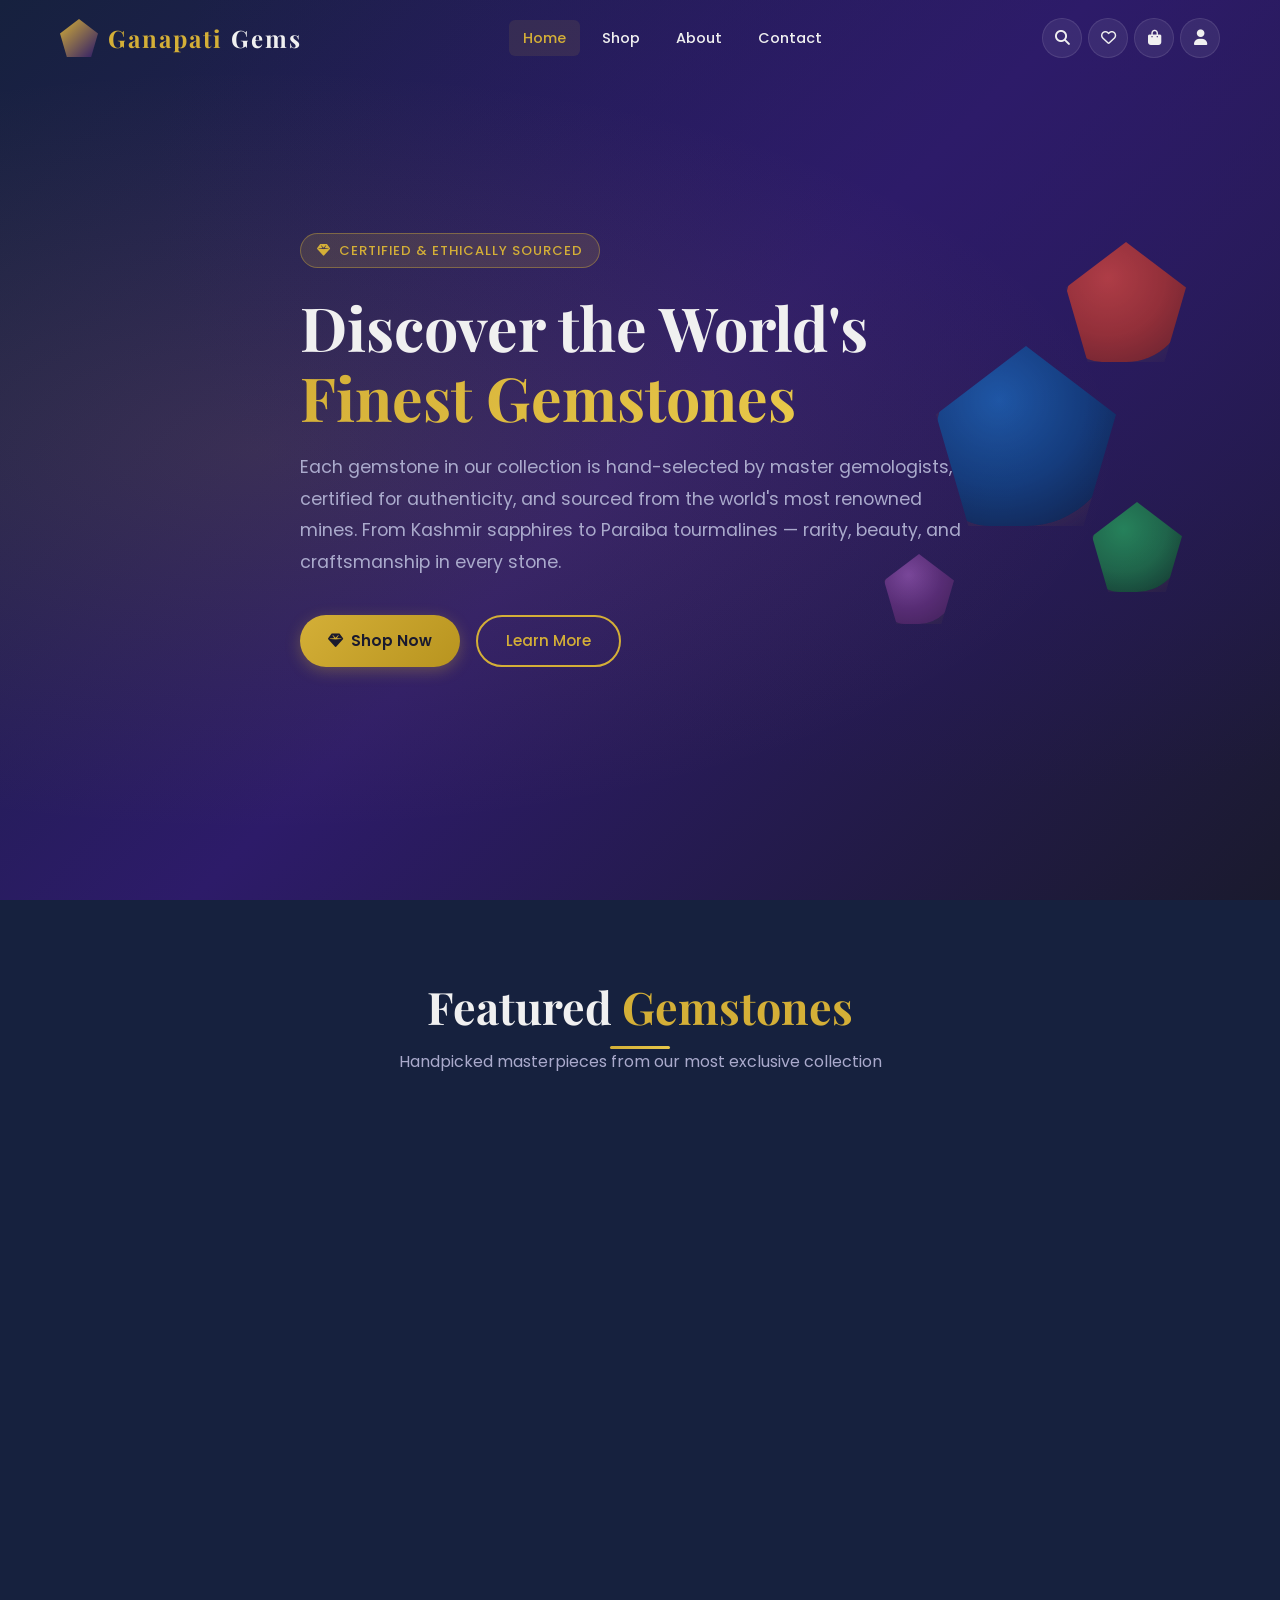
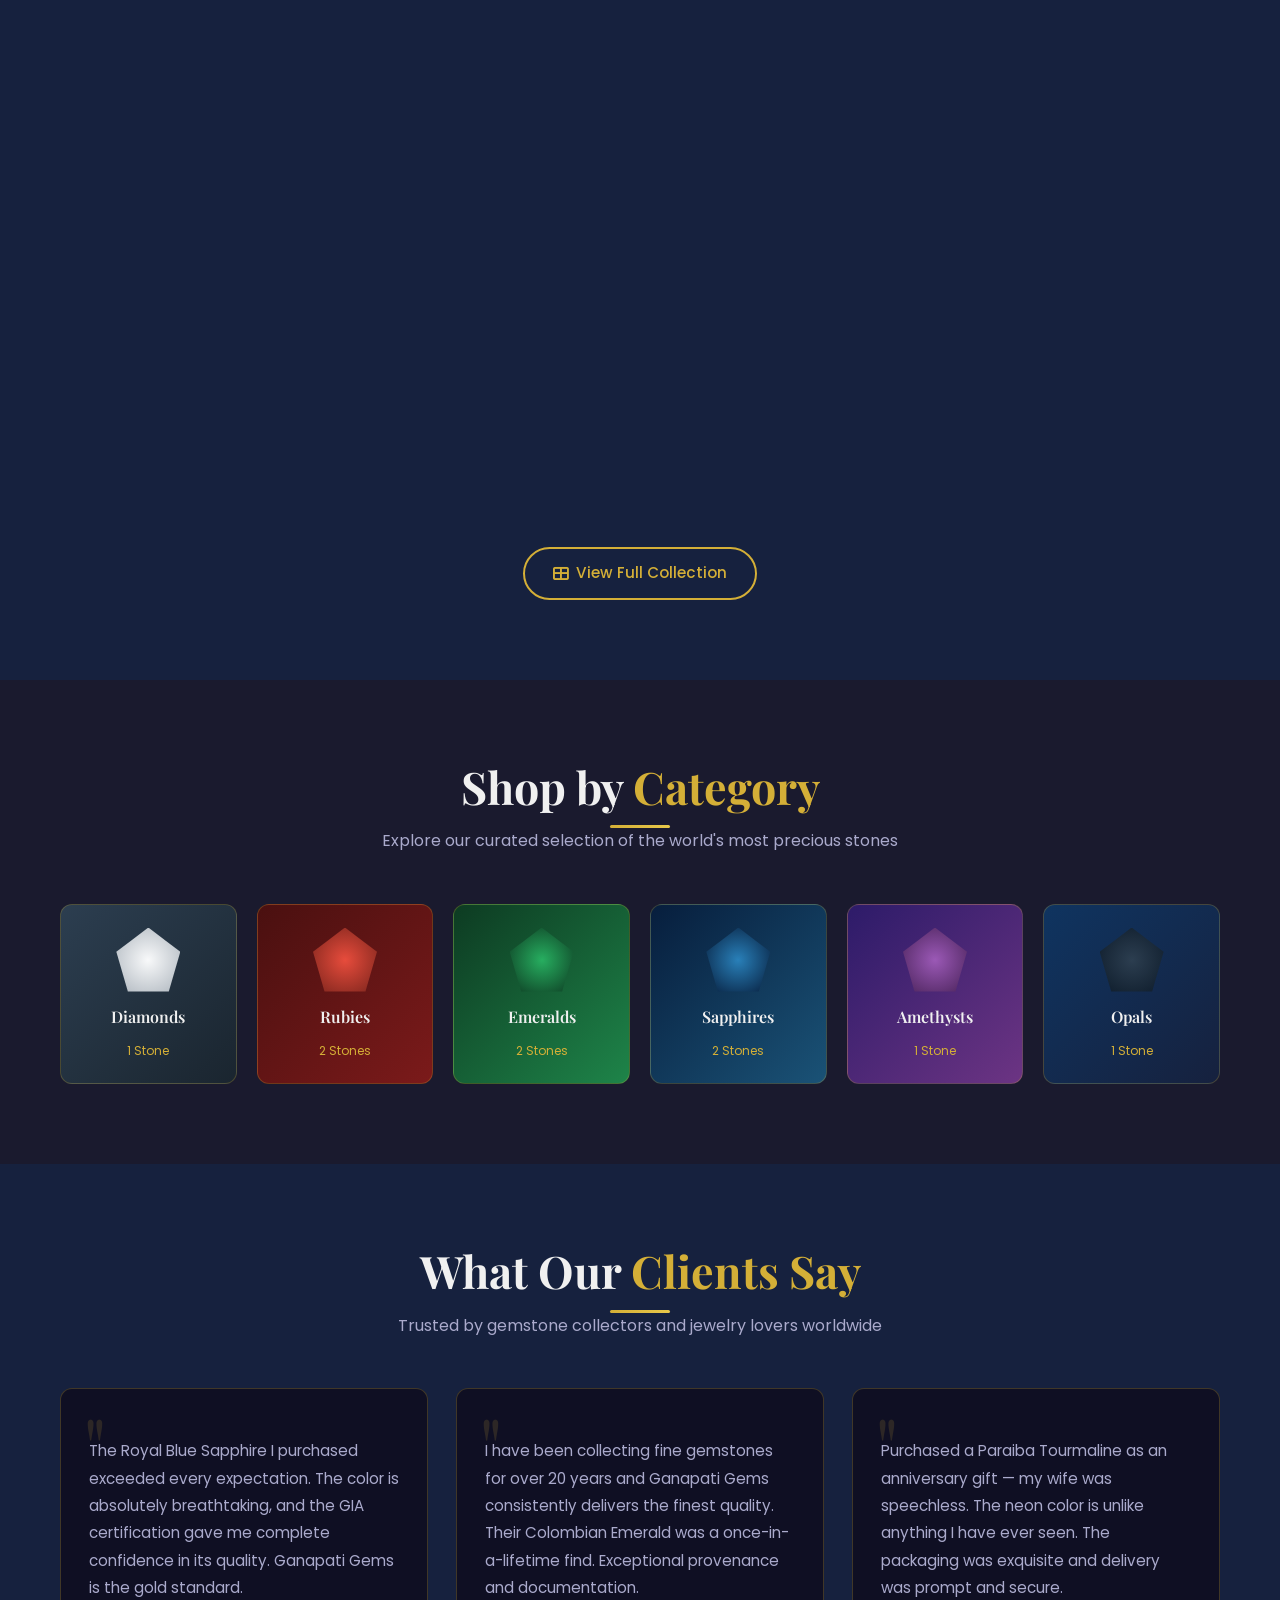
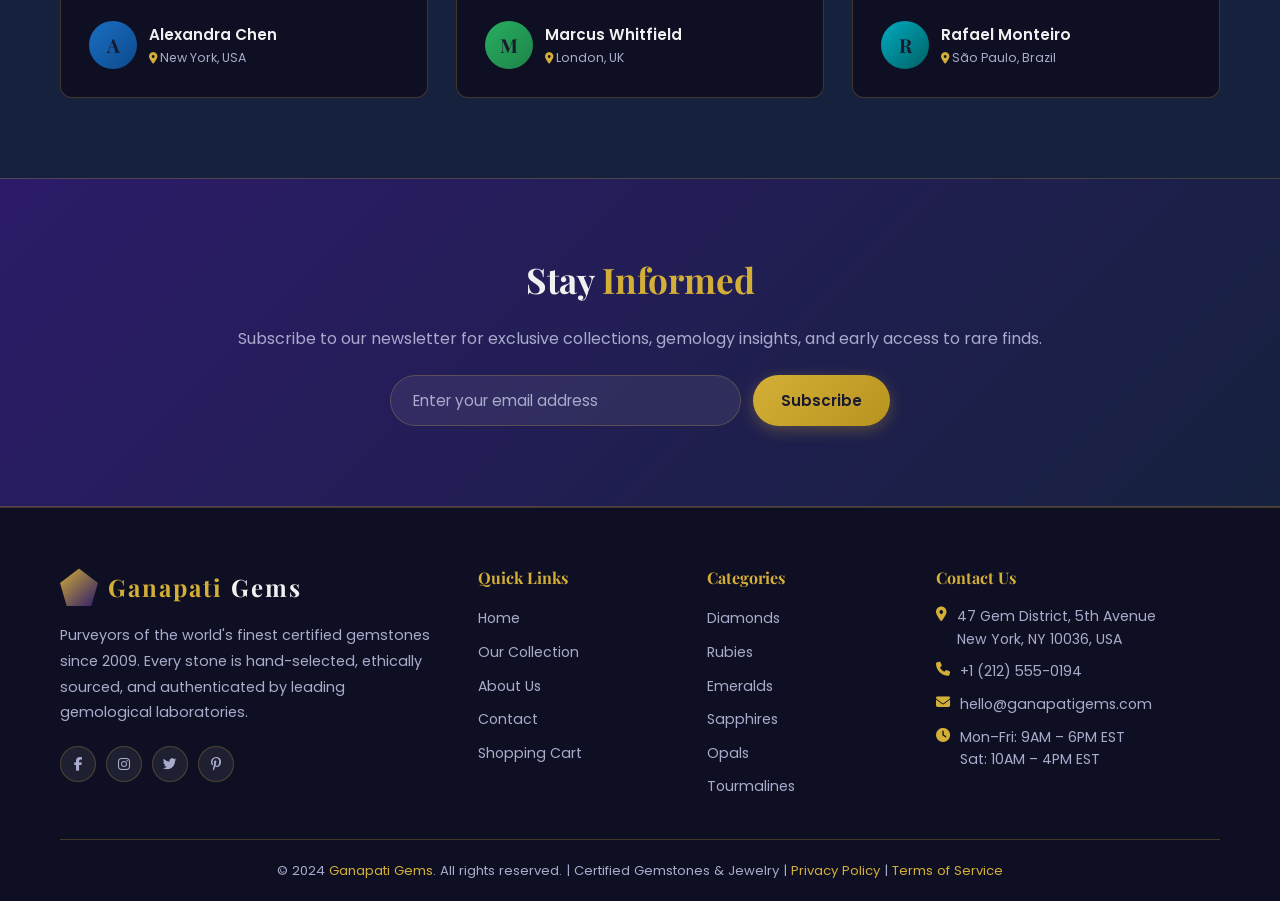
<file: index.html>
<!DOCTYPE html>
<html lang="en">
<head>
  <meta charset="UTF-8" />
  <meta name="viewport" content="width=device-width, initial-scale=1.0" />
  <title>Ganapati Gems — Discover the World's Finest Gemstones</title>
  <meta name="description" content="Explore our curated collection of rare and exceptional gemstones — sapphires, emeralds, rubies, diamonds and more. Certified, ethically sourced, exquisitely beautiful." />
  <link rel="stylesheet" href="css/style.css" />
  <link rel="preconnect" href="https://fonts.googleapis.com" />
  <link rel="preconnect" href="https://fonts.gstatic.com" crossorigin />
  <link href="https://fonts.googleapis.com/css2?family=Playfair+Display:ital,wght@0,400;0,600;0,700;1,400&family=Poppins:wght@300;400;500;600&display=swap" rel="stylesheet" />
  <link rel="stylesheet" href="https://cdnjs.cloudflare.com/ajax/libs/font-awesome/6.5.0/css/all.min.css" crossorigin="anonymous" />
</head>
<body>

<!-- Page Loader -->
<div id="page-loader"><div class="loader-gem"></div></div>

<!-- Navbar -->
<nav class="navbar" role="navigation" aria-label="Main navigation">
  <div class="nav-container">
    <a href="index.html" class="nav-logo" aria-label="Ganapati Gems Home">
      <div class="logo-gem" aria-hidden="true"></div>
      <span class="logo-text">Ganapati <span>Gems</span></span>
    </a>
    <ul class="nav-links" role="list">
      <li><a href="index.html" class="active">Home</a></li>
      <li><a href="shop.html">Shop</a></li>
      <li><a href="about.html">About</a></li>
      <li><a href="contact.html">Contact</a></li>
    </ul>
    <div class="nav-actions">
      <a href="shop.html" class="nav-icon-btn" title="Search" aria-label="Search gemstones"><i class="fas fa-search"></i></a>
      <a href="shop.html" class="nav-icon-btn" title="Wishlist" aria-label="View wishlist"><i class="far fa-heart"></i></a>
      <a href="cart.html" class="nav-icon-btn cart-btn" title="Shopping Cart" aria-label="View cart">
        <i class="fas fa-shopping-bag"></i>
        <span class="cart-badge" aria-live="polite"></span>
      </a>
      <a href="login.html" class="nav-icon-btn user-btn" title="Login / Register" aria-label="User account"><i class="fas fa-user"></i></a>
    </div>
    <button class="hamburger" aria-label="Toggle mobile menu" aria-expanded="false">
      <span></span><span></span><span></span>
    </button>
  </div>
</nav>

<!-- Mobile Menu -->
<nav class="mobile-menu" aria-label="Mobile navigation">
  <a href="index.html">Home</a>
  <a href="shop.html">Shop</a>
  <a href="about.html">About</a>
  <a href="contact.html">Contact</a>
  <a href="cart.html"><i class="fas fa-shopping-bag"></i> Cart</a>
  <a href="login.html"><i class="fas fa-user"></i> Account</a>
</nav>

<!-- Hero -->
<section class="hero" aria-label="Hero">
  <div class="sparkles" aria-hidden="true" id="sparkles-container"></div>
  <div class="container">
    <div class="hero-content">
      <div class="hero-badge" data-aos="fade-up">
        <i class="fas fa-gem"></i> Certified &amp; Ethically Sourced
      </div>
      <h1 data-aos="fade-up" data-aos-delay="100">
        Discover the World's <span class="highlight">Finest Gemstones</span>
      </h1>
      <p data-aos="fade-up" data-aos-delay="200">
        Each gemstone in our collection is hand-selected by master gemologists, certified for authenticity, and sourced from the world's most renowned mines. From Kashmir sapphires to Paraiba tourmalines — rarity, beauty, and craftsmanship in every stone.
      </p>
      <div class="hero-cta" data-aos="fade-up" data-aos-delay="300">
        <a href="shop.html" class="btn btn-primary"><i class="fas fa-gem"></i> Shop Now</a>
        <a href="about.html" class="btn btn-outline">Learn More</a>
      </div>
    </div>
  </div>
  <div class="hero-gems-visual" aria-hidden="true">
    <div class="floating-gem" style="--dur:7s;--delay:0s;--rot:15deg;width:180px;height:180px;background:radial-gradient(circle at 35% 30%,#1a6fc4,#0d4a8c,#071e3d);top:30%;left:30%;clip-path:polygon(50% 0%,100% 38%,82% 100%,18% 100%,0% 38%)"></div>
    <div class="floating-gem" style="--dur:5s;--delay:1s;--rot:-10deg;width:120px;height:120px;background:radial-gradient(circle at 35% 30%,#e74c3c,#c0392b,#7b241c);top:10%;left:55%;clip-path:polygon(50% 0%,100% 38%,82% 100%,18% 100%,0% 38%)"></div>
    <div class="floating-gem" style="--dur:8s;--delay:2s;--rot:25deg;width:90px;height:90px;background:radial-gradient(circle at 35% 30%,#27ae60,#1e8449,#0d3b22);top:60%;left:60%;clip-path:polygon(50% 0%,100% 38%,82% 100%,18% 100%,0% 38%)"></div>
    <div class="floating-gem" style="--dur:6s;--delay:0.5s;--rot:-20deg;width:70px;height:70px;background:radial-gradient(circle at 35% 30%,#9b59b6,#6c3483,#4a235a);top:70%;left:20%;clip-path:polygon(50% 0%,100% 38%,82% 100%,18% 100%,0% 38%)"></div>
  </div>
</section>

<!-- Featured Products -->
<section class="featured-section section-padding" id="featured">
  <div class="container">
    <h2 class="section-title" data-aos="fade-up">Featured <span class="gold-text">Gemstones</span></h2>
    <div class="divider" data-aos="fade-up"></div>
    <p class="section-subtitle" data-aos="fade-up" data-aos-delay="100">Handpicked masterpieces from our most exclusive collection</p>
    <div class="products-grid" id="featured-grid"></div>
    <div style="text-align:center;margin-top:40px" data-aos="fade-up">
      <a href="shop.html" class="btn btn-outline"><i class="fas fa-th-large"></i> View Full Collection</a>
    </div>
  </div>
</section>

<!-- Quick View Modal (shared) -->
<div id="quick-view-modal" class="modal-overlay" role="dialog" aria-modal="true" aria-label="Quick view">
  <div class="modal-box">
    <button class="modal-close" aria-label="Close modal" onclick="document.getElementById('quick-view-modal').classList.remove('open')"><i class="fas fa-times"></i></button>
    <div class="modal-body">
      <div class="modal-img-side">
        <div class="modal-gem-shape"></div>
      </div>
      <div class="modal-info-side">
        <div class="modal-category"></div>
        <h2 class="modal-name"></h2>
        <div class="modal-price"></div>
        <div class="stars modal-rating" style="margin-bottom:14px;font-size:0.9rem"></div>
        <p class="modal-desc"></p>
        <div class="modal-specs">
          <div class="spec-item"><span class="spec-label">Carat: </span><span class="spec-value modal-carat"></span></div>
          <div class="spec-item"><span class="spec-label">Cut: </span><span class="spec-value modal-cut"></span></div>
          <div class="spec-item"><span class="spec-label">Color: </span><span class="spec-value modal-color"></span></div>
          <div class="spec-item"><span class="spec-label">Origin: </span><span class="spec-value modal-origin"></span></div>
          <div class="spec-item" style="grid-column:1/-1"><span class="spec-label">Cert: </span><span class="spec-value modal-cert"></span></div>
        </div>
        <div class="modal-actions">
          <button class="btn btn-primary modal-add-cart"><i class="fas fa-cart-plus"></i> Add to Cart</button>
          <a href="#" class="btn btn-outline modal-view-link">View Details</a>
        </div>
      </div>
    </div>
  </div>
</div>

<!-- Categories -->
<section class="categories-section section-padding">
  <div class="container">
    <h2 class="section-title" data-aos="fade-up">Shop by <span class="gold-text">Category</span></h2>
    <div class="divider" data-aos="fade-up"></div>
    <p class="section-subtitle" data-aos="fade-up" data-aos-delay="100">Explore our curated selection of the world's most precious stones</p>
    <div class="categories-grid">
      <a href="shop.html?category=diamond" class="category-card" style="background:linear-gradient(135deg,#2c3e50,#1a252f)" data-aos="zoom-in" data-aos-delay="0">
        <div class="category-icon" style="background:radial-gradient(circle,#f8f9fa,#adb5bd)"></div>
        <span class="category-name">Diamonds</span>
        <span class="category-count">1 Stone</span>
      </a>
      <a href="shop.html?category=ruby" class="category-card" style="background:linear-gradient(135deg,#4a1010,#7b1a1a)" data-aos="zoom-in" data-aos-delay="50">
        <div class="category-icon" style="background:radial-gradient(circle,#e74c3c,#7b241c)"></div>
        <span class="category-name">Rubies</span>
        <span class="category-count">2 Stones</span>
      </a>
      <a href="shop.html?category=emerald" class="category-card" style="background:linear-gradient(135deg,#0d3b22,#1e8449)" data-aos="zoom-in" data-aos-delay="100">
        <div class="category-icon" style="background:radial-gradient(circle,#27ae60,#0d3b22)"></div>
        <span class="category-name">Emeralds</span>
        <span class="category-count">2 Stones</span>
      </a>
      <a href="shop.html?category=sapphire" class="category-card" style="background:linear-gradient(135deg,#071e3d,#1a5276)" data-aos="zoom-in" data-aos-delay="150">
        <div class="category-icon" style="background:radial-gradient(circle,#2980b9,#071e3d)"></div>
        <span class="category-name">Sapphires</span>
        <span class="category-count">2 Stones</span>
      </a>
      <a href="shop.html?category=amethyst" class="category-card" style="background:linear-gradient(135deg,#2d1b69,#6c3483)" data-aos="zoom-in" data-aos-delay="200">
        <div class="category-icon" style="background:radial-gradient(circle,#9b59b6,#4a235a)"></div>
        <span class="category-name">Amethysts</span>
        <span class="category-count">1 Stone</span>
      </a>
      <a href="shop.html?category=opal" class="category-card" style="background:linear-gradient(135deg,#0f3460,#16213e)" data-aos="zoom-in" data-aos-delay="250">
        <div class="category-icon" style="background:radial-gradient(circle,#2c3e50,#0d1b2a)"></div>
        <span class="category-name">Opals</span>
        <span class="category-count">1 Stone</span>
      </a>
    </div>
  </div>
</section>

<!-- Testimonials -->
<section class="testimonials-section section-padding">
  <div class="container">
    <h2 class="section-title" data-aos="fade-up">What Our <span class="gold-text">Clients Say</span></h2>
    <div class="divider" data-aos="fade-up"></div>
    <p class="section-subtitle" data-aos="fade-up" data-aos-delay="100">Trusted by gemstone collectors and jewelry lovers worldwide</p>
    <div class="testimonials-grid">
      <div class="testimonial-card" data-aos="fade-up" data-aos-delay="0">
        <p class="testimonial-text">The Royal Blue Sapphire I purchased exceeded every expectation. The color is absolutely breathtaking, and the GIA certification gave me complete confidence in its quality. Ganapati Gems is the gold standard.</p>
        <div class="testimonial-author">
          <div class="author-avatar" style="background:linear-gradient(135deg,#1a6fc4,#0d4a8c)">A</div>
          <div>
            <div class="author-name">Alexandra Chen</div>
            <div class="author-location"><i class="fas fa-map-marker-alt" style="color:var(--gold);font-size:0.7rem"></i> New York, USA</div>
          </div>
        </div>
      </div>
      <div class="testimonial-card" data-aos="fade-up" data-aos-delay="100">
        <p class="testimonial-text">I have been collecting fine gemstones for over 20 years and Ganapati Gems consistently delivers the finest quality. Their Colombian Emerald was a once-in-a-lifetime find. Exceptional provenance and documentation.</p>
        <div class="testimonial-author">
          <div class="author-avatar" style="background:linear-gradient(135deg,#27ae60,#1e8449)">M</div>
          <div>
            <div class="author-name">Marcus Whitfield</div>
            <div class="author-location"><i class="fas fa-map-marker-alt" style="color:var(--gold);font-size:0.7rem"></i> London, UK</div>
          </div>
        </div>
      </div>
      <div class="testimonial-card" data-aos="fade-up" data-aos-delay="200">
        <p class="testimonial-text">Purchased a Paraiba Tourmaline as an anniversary gift — my wife was speechless. The neon color is unlike anything I have ever seen. The packaging was exquisite and delivery was prompt and secure.</p>
        <div class="testimonial-author">
          <div class="author-avatar" style="background:linear-gradient(135deg,#00acc1,#006064)">R</div>
          <div>
            <div class="author-name">Rafael Monteiro</div>
            <div class="author-location"><i class="fas fa-map-marker-alt" style="color:var(--gold);font-size:0.7rem"></i> São Paulo, Brazil</div>
          </div>
        </div>
      </div>
    </div>
  </div>
</section>

<!-- Newsletter -->
<section class="newsletter-section section-padding">
  <div class="container">
    <div class="newsletter-inner">
      <h2 data-aos="fade-up">Stay <span class="gold-text">Informed</span></h2>
      <p style="color:var(--text-muted)" data-aos="fade-up" data-aos-delay="100">Subscribe to our newsletter for exclusive collections, gemology insights, and early access to rare finds.</p>
      <form class="newsletter-form" data-aos="fade-up" data-aos-delay="200" onsubmit="handleNewsletterSubmit(event)">
        <input type="email" placeholder="Enter your email address" required aria-label="Email address" />
        <button type="submit" class="btn btn-primary">Subscribe</button>
      </form>
    </div>
  </div>
</section>

<!-- Footer -->
<footer class="footer" role="contentinfo">
  <div class="container">
    <div class="footer-grid">
      <div class="footer-col">
        <div class="footer-logo">
          <a href="index.html" class="nav-logo" aria-label="Ganapati Gems">
            <div class="logo-gem" aria-hidden="true"></div>
            <span class="logo-text">Ganapati <span>Gems</span></span>
          </a>
        </div>
        <p class="footer-desc">Purveyors of the world's finest certified gemstones since 2009. Every stone is hand-selected, ethically sourced, and authenticated by leading gemological laboratories.</p>
        <div class="footer-social">
          <a href="#" class="social-link" aria-label="Facebook"><i class="fab fa-facebook-f"></i></a>
          <a href="#" class="social-link" aria-label="Instagram"><i class="fab fa-instagram"></i></a>
          <a href="#" class="social-link" aria-label="Twitter"><i class="fab fa-twitter"></i></a>
          <a href="#" class="social-link" aria-label="Pinterest"><i class="fab fa-pinterest-p"></i></a>
        </div>
      </div>
      <div class="footer-col">
        <h4>Quick Links</h4>
        <ul class="footer-links">
          <li><a href="index.html">Home</a></li>
          <li><a href="shop.html">Our Collection</a></li>
          <li><a href="about.html">About Us</a></li>
          <li><a href="contact.html">Contact</a></li>
          <li><a href="cart.html">Shopping Cart</a></li>
        </ul>
      </div>
      <div class="footer-col">
        <h4>Categories</h4>
        <ul class="footer-links">
          <li><a href="shop.html?category=diamond">Diamonds</a></li>
          <li><a href="shop.html?category=ruby">Rubies</a></li>
          <li><a href="shop.html?category=emerald">Emeralds</a></li>
          <li><a href="shop.html?category=sapphire">Sapphires</a></li>
          <li><a href="shop.html?category=opal">Opals</a></li>
          <li><a href="shop.html?category=tourmaline">Tourmalines</a></li>
        </ul>
      </div>
      <div class="footer-col">
        <h4>Contact Us</h4>
        <div class="footer-contact">
          <div class="contact-item"><i class="fas fa-map-marker-alt"></i><span>47 Gem District, 5th Avenue<br />New York, NY 10036, USA</span></div>
          <div class="contact-item"><i class="fas fa-phone"></i><span>+1 (212) 555-0194</span></div>
          <div class="contact-item"><i class="fas fa-envelope"></i><span>hello@ganapatigems.com</span></div>
          <div class="contact-item"><i class="fas fa-clock"></i><span>Mon–Fri: 9AM – 6PM EST<br />Sat: 10AM – 4PM EST</span></div>
        </div>
      </div>
    </div>
    <div class="footer-bottom">
      <p>&copy; 2024 <a href="index.html">Ganapati Gems</a>. All rights reserved. | Certified Gemstones &amp; Jewelry | <a href="#">Privacy Policy</a> | <a href="#">Terms of Service</a></p>
    </div>
  </div>
</footer>

<!-- Back to Top -->
<button id="back-to-top" aria-label="Back to top"><i class="fas fa-chevron-up"></i></button>

<!-- Toast Container -->
<div id="toast-container" aria-live="polite"></div>

<script>
function handleNewsletterSubmit(e) {
  e.preventDefault();
  showToast('Thank you for subscribing!', 'success');
  e.target.reset();
}

// Sparkle generator
(function() {
  var container = document.getElementById('sparkles-container');
  if (!container) return;
  for (var i = 0; i < 18; i++) {
    var s = document.createElement('div');
    s.className = 'sparkle';
    s.style.cssText = `left:${Math.random()*100}%;--dur:${3+Math.random()*5}s;--delay:${Math.random()*6}s;`;
    container.appendChild(s);
  }
})();
</script>
<script src="js/products.js"></script>
<script src="js/cart.js"></script>
<script src="js/main.js"></script>
</body>
</html>
</file>
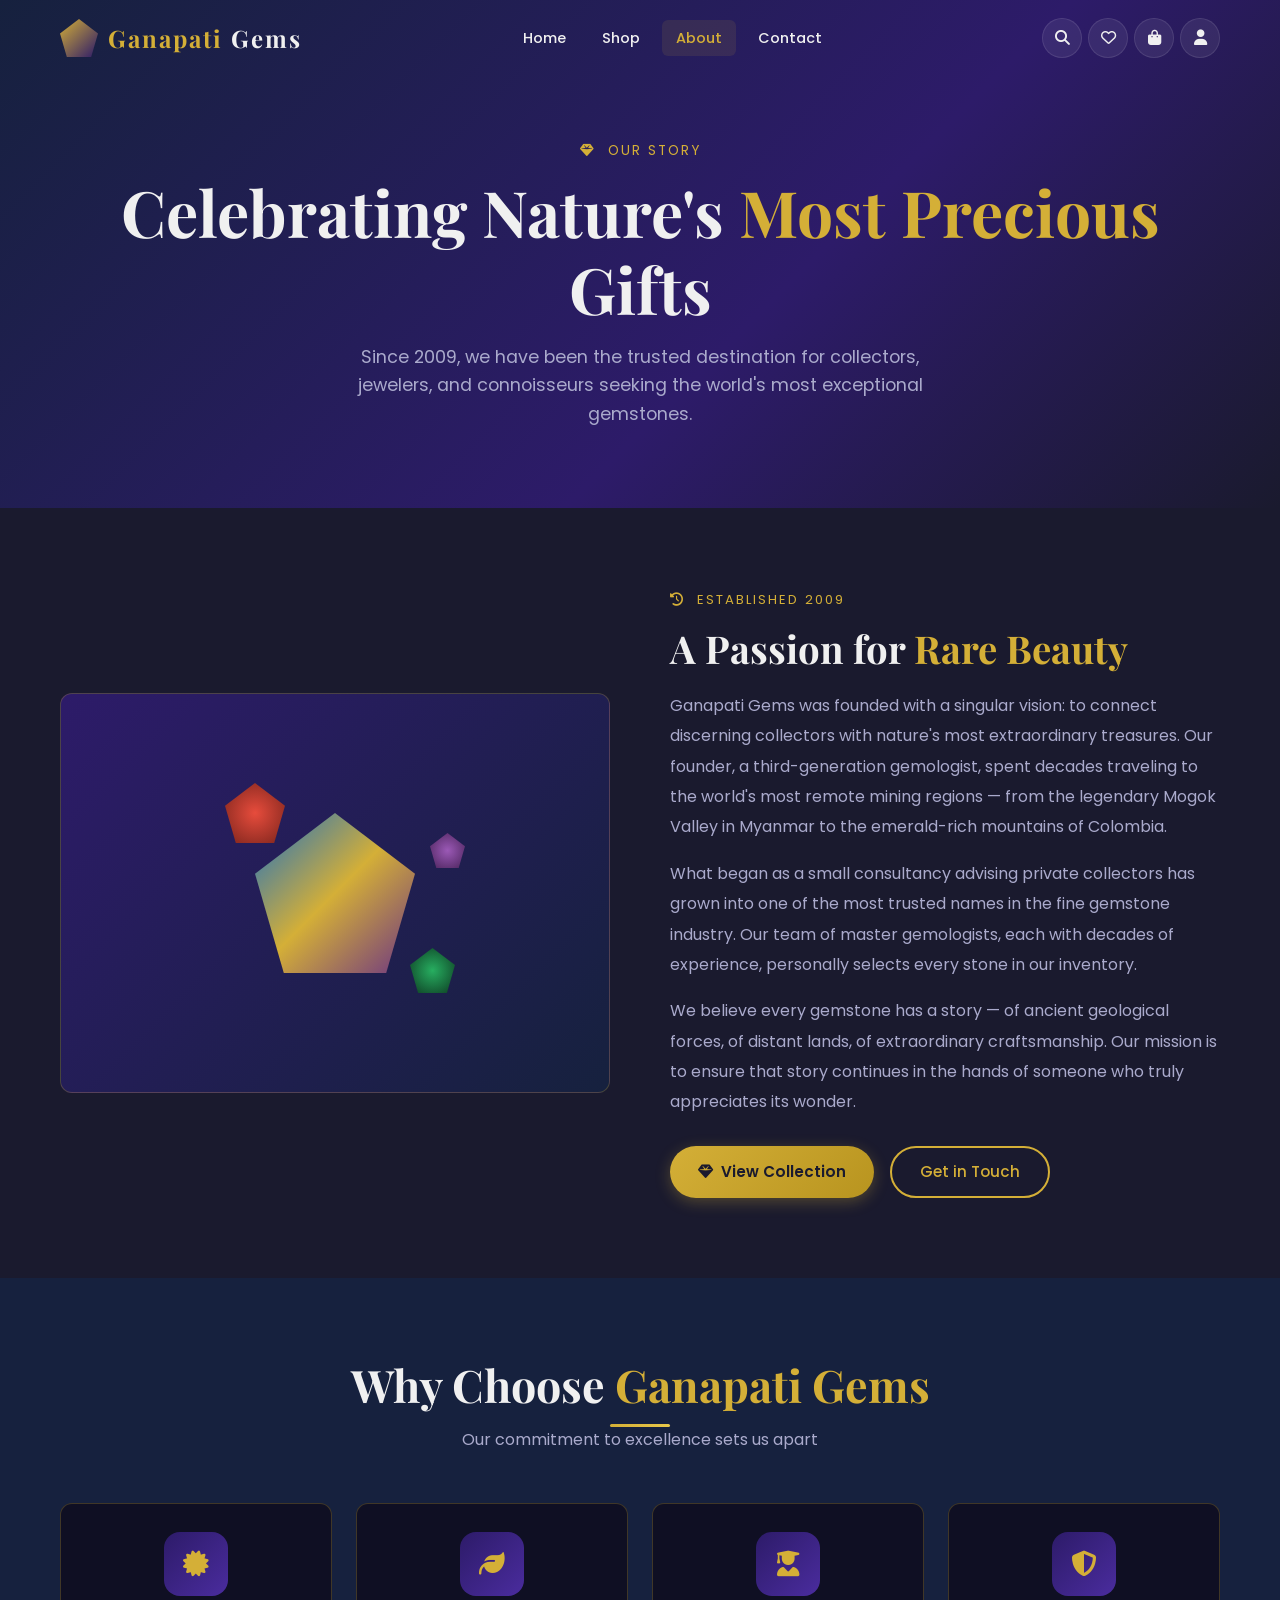
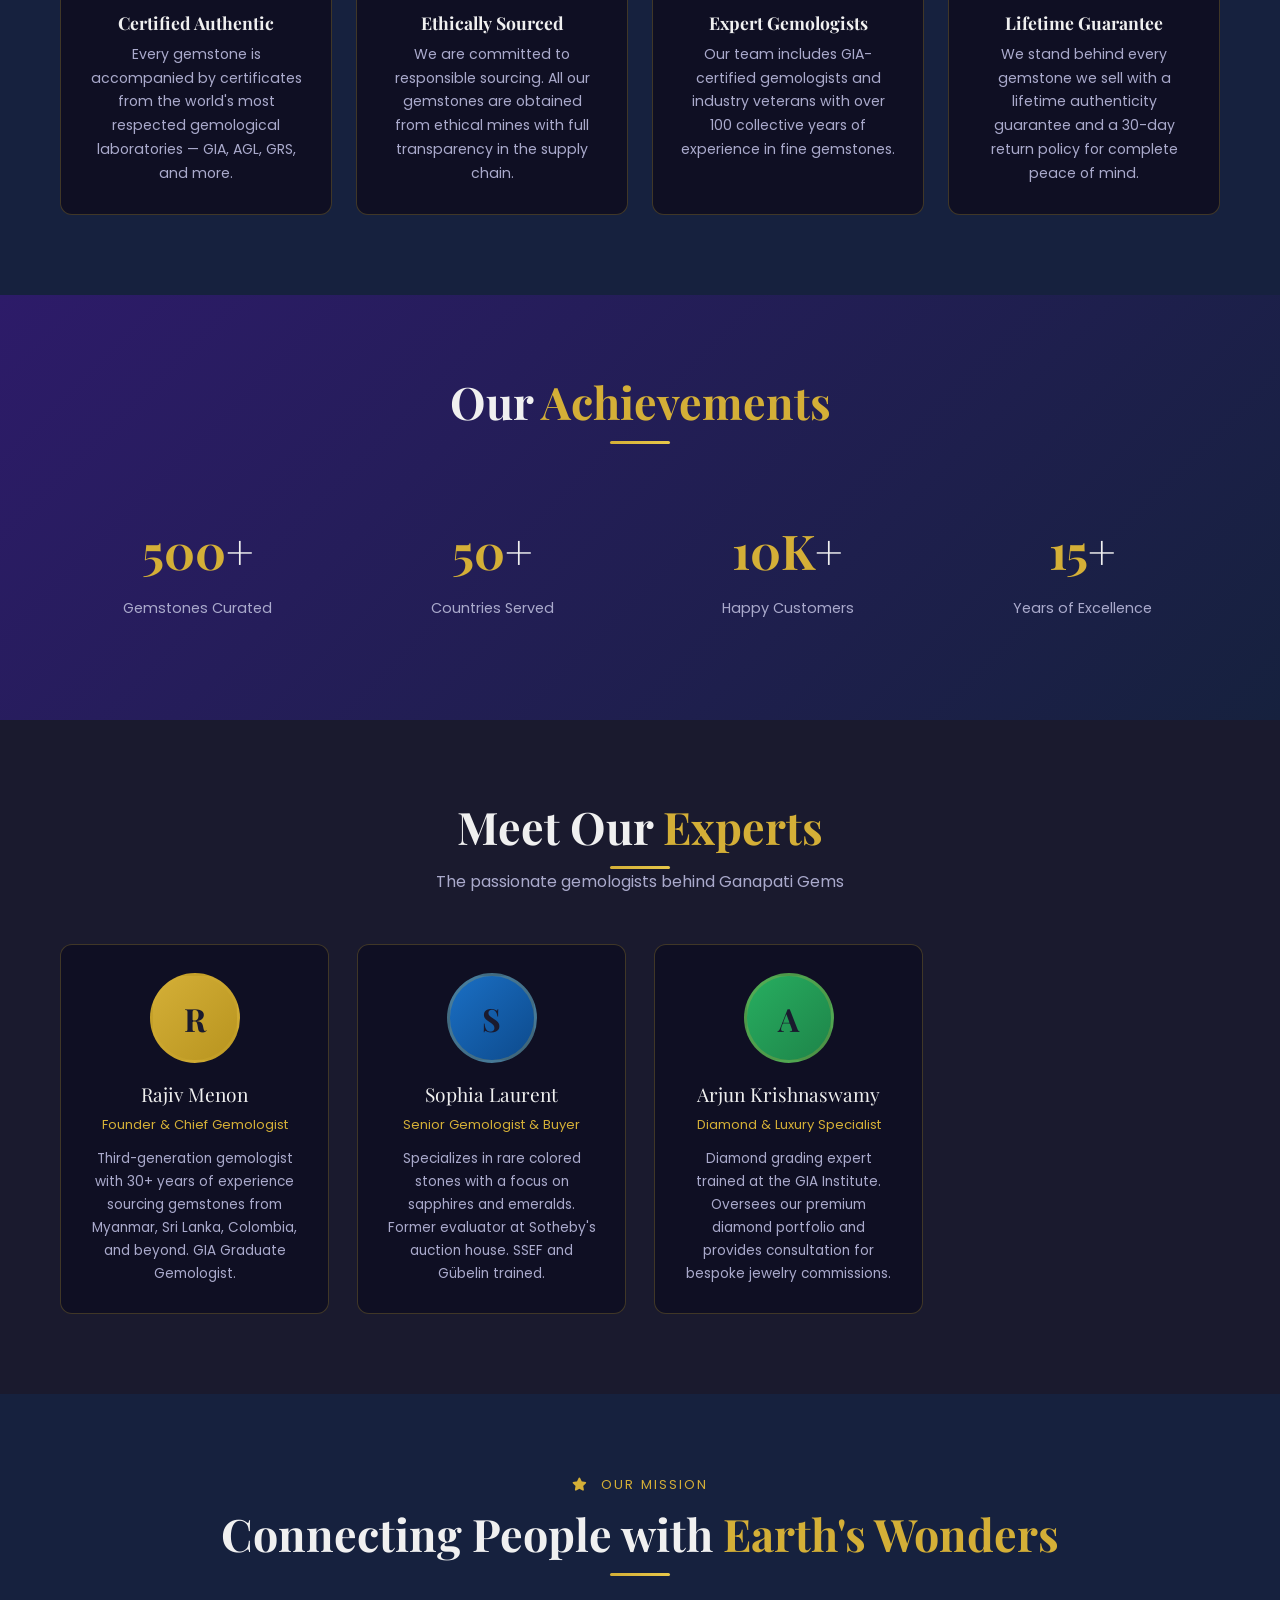
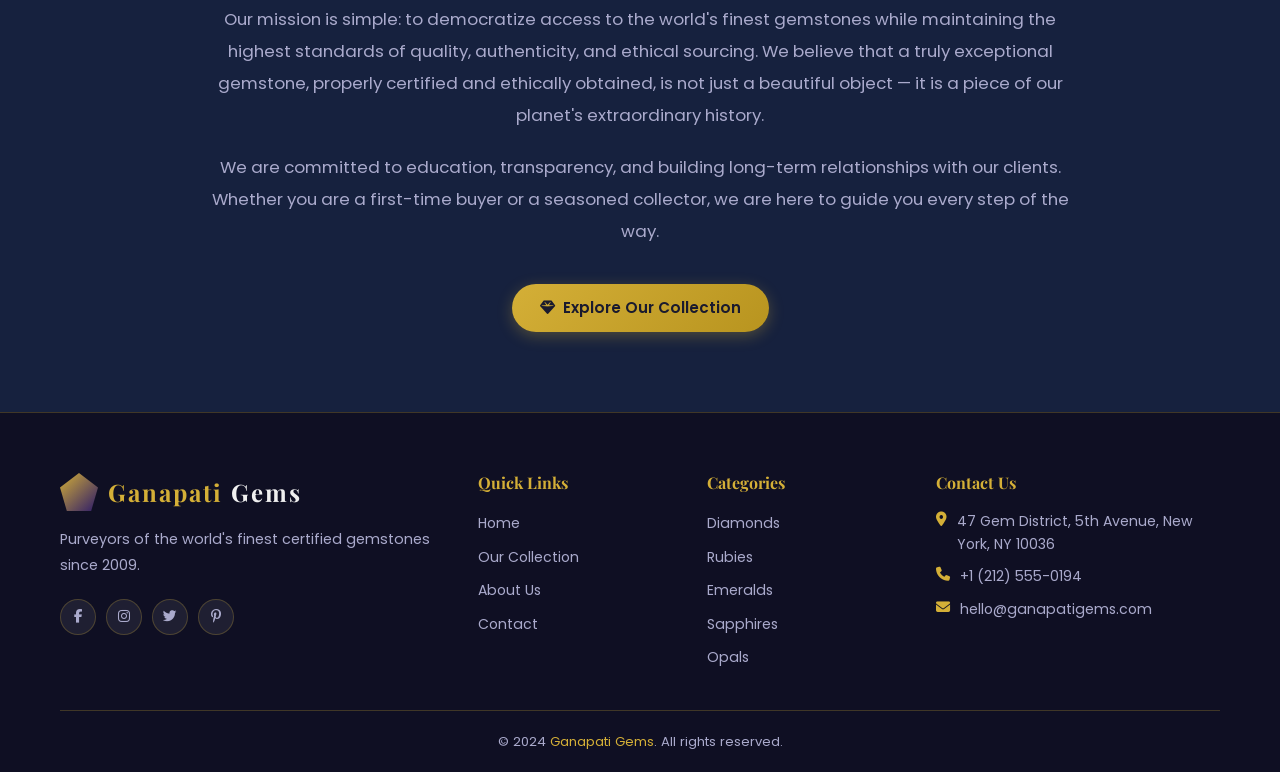
<file: about.html>
<!DOCTYPE html>
<html lang="en">
<head>
  <meta charset="UTF-8" />
  <meta name="viewport" content="width=device-width, initial-scale=1.0" />
  <title>About Us — Ganapati Gems</title>
  <meta name="description" content="Learn about Ganapati Gems — our story, mission, and the expert team behind the world's finest certified gemstone collection." />
  <link rel="stylesheet" href="css/style.css" />
  <link rel="preconnect" href="https://fonts.googleapis.com" />
  <link rel="preconnect" href="https://fonts.gstatic.com" crossorigin />
  <link href="https://fonts.googleapis.com/css2?family=Playfair+Display:ital,wght@0,400;0,600;0,700;1,400&family=Poppins:wght@300;400;500;600&display=swap" rel="stylesheet" />
  <link rel="stylesheet" href="https://cdnjs.cloudflare.com/ajax/libs/font-awesome/6.5.0/css/all.min.css" crossorigin="anonymous" />
</head>
<body>

<div id="page-loader"><div class="loader-gem"></div></div>

<!-- Navbar -->
<nav class="navbar scrolled" role="navigation" aria-label="Main navigation">
  <div class="nav-container">
    <a href="index.html" class="nav-logo"><div class="logo-gem"></div><span class="logo-text">Ganapati <span>Gems</span></span></a>
    <ul class="nav-links">
      <li><a href="index.html">Home</a></li>
      <li><a href="shop.html">Shop</a></li>
      <li><a href="about.html" class="active">About</a></li>
      <li><a href="contact.html">Contact</a></li>
    </ul>
    <div class="nav-actions">
      <a href="shop.html" class="nav-icon-btn" aria-label="Search"><i class="fas fa-search"></i></a>
      <a href="shop.html" class="nav-icon-btn" aria-label="Wishlist"><i class="far fa-heart"></i></a>
      <a href="cart.html" class="nav-icon-btn cart-btn" aria-label="Cart">
        <i class="fas fa-shopping-bag"></i>
        <span class="cart-badge" aria-live="polite"></span>
      </a>
      <a href="login.html" class="nav-icon-btn user-btn" aria-label="Account"><i class="fas fa-user"></i></a>
    </div>
    <button class="hamburger" aria-label="Toggle mobile menu"><span></span><span></span><span></span></button>
  </div>
</nav>
<nav class="mobile-menu">
  <a href="index.html">Home</a>
  <a href="shop.html">Shop</a>
  <a href="about.html">About</a>
  <a href="contact.html">Contact</a>
  <a href="cart.html">Cart</a>
  <a href="login.html">Account</a>
</nav>

<!-- About Hero -->
<section class="about-hero">
  <div class="container">
    <div data-aos="fade-up">
      <p style="color:var(--gold);font-size:0.85rem;text-transform:uppercase;letter-spacing:2px;margin-bottom:12px">
        <i class="fas fa-gem"></i> &nbsp;Our Story
      </p>
      <h1>Celebrating Nature's <span class="gold-text">Most Precious</span> Gifts</h1>
      <p>Since 2009, we have been the trusted destination for collectors, jewelers, and connoisseurs seeking the world's most exceptional gemstones.</p>
    </div>
  </div>
</section>

<!-- Our Story -->
<section class="about-story">
  <div class="container">
    <div class="story-grid">
      <div class="story-visual" data-aos="fade-right">
        <div class="story-gem-display">
          <div class="story-gem-main"></div>
          <div class="story-gem-mini" style="width:60px;height:60px;top:-30px;left:-30px;background:radial-gradient(circle,#e74c3c,#7b241c);animation:floatGem 5s ease-in-out 1s infinite"></div>
          <div class="story-gem-mini" style="width:45px;height:45px;bottom:-20px;right:-40px;background:radial-gradient(circle,#27ae60,#0d3b22);animation:floatGem 7s ease-in-out 2s infinite"></div>
          <div class="story-gem-mini" style="width:35px;height:35px;top:20px;right:-50px;background:radial-gradient(circle,#9b59b6,#4a235a);animation:floatGem 6s ease-in-out 0.5s infinite"></div>
        </div>
      </div>
      <div class="story-text" data-aos="fade-left">
        <p style="color:var(--gold);font-size:0.82rem;text-transform:uppercase;letter-spacing:2px;margin-bottom:12px"><i class="fas fa-history"></i> &nbsp;Established 2009</p>
        <h2>A Passion for <span class="gold-text">Rare Beauty</span></h2>
        <p>Ganapati Gems was founded with a singular vision: to connect discerning collectors with nature's most extraordinary treasures. Our founder, a third-generation gemologist, spent decades traveling to the world's most remote mining regions — from the legendary Mogok Valley in Myanmar to the emerald-rich mountains of Colombia.</p>
        <p>What began as a small consultancy advising private collectors has grown into one of the most trusted names in the fine gemstone industry. Our team of master gemologists, each with decades of experience, personally selects every stone in our inventory.</p>
        <p>We believe every gemstone has a story — of ancient geological forces, of distant lands, of extraordinary craftsmanship. Our mission is to ensure that story continues in the hands of someone who truly appreciates its wonder.</p>
        <div style="margin-top:28px;display:flex;gap:16px;flex-wrap:wrap">
          <a href="shop.html" class="btn btn-primary"><i class="fas fa-gem"></i> View Collection</a>
          <a href="contact.html" class="btn btn-outline">Get in Touch</a>
        </div>
      </div>
    </div>
  </div>
</section>

<!-- Why Choose Us -->
<section class="why-choose section-padding">
  <div class="container">
    <h2 class="section-title" data-aos="fade-up">Why Choose <span class="gold-text">Ganapati Gems</span></h2>
    <div class="divider" data-aos="fade-up"></div>
    <p class="section-subtitle" data-aos="fade-up" data-aos-delay="100">Our commitment to excellence sets us apart</p>
    <div class="features-grid">
      <div class="feature-card" data-aos="fade-up" data-aos-delay="0">
        <div class="feature-icon"><i class="fas fa-certificate"></i></div>
        <h3>Certified Authentic</h3>
        <p>Every gemstone is accompanied by certificates from the world's most respected gemological laboratories — GIA, AGL, GRS, and more.</p>
      </div>
      <div class="feature-card" data-aos="fade-up" data-aos-delay="80">
        <div class="feature-icon"><i class="fas fa-leaf"></i></div>
        <h3>Ethically Sourced</h3>
        <p>We are committed to responsible sourcing. All our gemstones are obtained from ethical mines with full transparency in the supply chain.</p>
      </div>
      <div class="feature-card" data-aos="fade-up" data-aos-delay="160">
        <div class="feature-icon"><i class="fas fa-user-graduate"></i></div>
        <h3>Expert Gemologists</h3>
        <p>Our team includes GIA-certified gemologists and industry veterans with over 100 collective years of experience in fine gemstones.</p>
      </div>
      <div class="feature-card" data-aos="fade-up" data-aos-delay="240">
        <div class="feature-icon"><i class="fas fa-shield-alt"></i></div>
        <h3>Lifetime Guarantee</h3>
        <p>We stand behind every gemstone we sell with a lifetime authenticity guarantee and a 30-day return policy for complete peace of mind.</p>
      </div>
    </div>
  </div>
</section>

<!-- Stats -->
<section class="stats-section section-padding">
  <div class="container">
    <h2 class="section-title" data-aos="fade-up">Our <span class="gold-text">Achievements</span></h2>
    <div class="divider" data-aos="fade-up" style="margin-bottom:48px"></div>
    <div class="stats-grid">
      <div class="stat-card" data-aos="zoom-in" data-aos-delay="0">
        <div class="stat-number">500<span style="color:var(--text-light)">+</span></div>
        <div class="stat-label">Gemstones Curated</div>
      </div>
      <div class="stat-card" data-aos="zoom-in" data-aos-delay="80">
        <div class="stat-number">50<span style="color:var(--text-light)">+</span></div>
        <div class="stat-label">Countries Served</div>
      </div>
      <div class="stat-card" data-aos="zoom-in" data-aos-delay="160">
        <div class="stat-number">10K<span style="color:var(--text-light)">+</span></div>
        <div class="stat-label">Happy Customers</div>
      </div>
      <div class="stat-card" data-aos="zoom-in" data-aos-delay="240">
        <div class="stat-number">15<span style="color:var(--text-light)">+</span></div>
        <div class="stat-label">Years of Excellence</div>
      </div>
    </div>
  </div>
</section>

<!-- Team -->
<section class="team-section section-padding">
  <div class="container">
    <h2 class="section-title" data-aos="fade-up">Meet Our <span class="gold-text">Experts</span></h2>
    <div class="divider" data-aos="fade-up"></div>
    <p class="section-subtitle" data-aos="fade-up" data-aos-delay="100">The passionate gemologists behind Ganapati Gems</p>
    <div class="team-grid">
      <div class="team-card" data-aos="fade-up" data-aos-delay="0">
        <div class="team-avatar" style="background:linear-gradient(135deg,#D4AF37,#b8941f)">R</div>
        <div class="team-name">Rajiv Menon</div>
        <div class="team-role">Founder & Chief Gemologist</div>
        <p class="team-bio">Third-generation gemologist with 30+ years of experience sourcing gemstones from Myanmar, Sri Lanka, Colombia, and beyond. GIA Graduate Gemologist.</p>
      </div>
      <div class="team-card" data-aos="fade-up" data-aos-delay="100">
        <div class="team-avatar" style="background:linear-gradient(135deg,#1a6fc4,#0d4a8c)">S</div>
        <div class="team-name">Sophia Laurent</div>
        <div class="team-role">Senior Gemologist & Buyer</div>
        <p class="team-bio">Specializes in rare colored stones with a focus on sapphires and emeralds. Former evaluator at Sotheby's auction house. SSEF and Gübelin trained.</p>
      </div>
      <div class="team-card" data-aos="fade-up" data-aos-delay="200">
        <div class="team-avatar" style="background:linear-gradient(135deg,#27ae60,#1e8449)">A</div>
        <div class="team-name">Arjun Krishnaswamy</div>
        <div class="team-role">Diamond & Luxury Specialist</div>
        <p class="team-bio">Diamond grading expert trained at the GIA Institute. Oversees our premium diamond portfolio and provides consultation for bespoke jewelry commissions.</p>
      </div>
    </div>
  </div>
</section>

<!-- Mission / Values -->
<section class="section-padding" style="background:var(--bg-darker)">
  <div class="container">
    <div style="max-width:860px;margin:0 auto;text-align:center">
      <p style="color:var(--gold);font-size:0.82rem;text-transform:uppercase;letter-spacing:2px;margin-bottom:12px" data-aos="fade-up"><i class="fas fa-star"></i> &nbsp;Our Mission</p>
      <h2 class="section-title" data-aos="fade-up">Connecting People with <span class="gold-text">Earth's Wonders</span></h2>
      <div class="divider" data-aos="fade-up" style="margin-bottom:28px"></div>
      <p style="color:var(--text-muted);font-size:1.05rem;line-height:1.9;margin-bottom:20px" data-aos="fade-up" data-aos-delay="100">
        Our mission is simple: to democratize access to the world's finest gemstones while maintaining the highest standards of quality, authenticity, and ethical sourcing. We believe that a truly exceptional gemstone, properly certified and ethically obtained, is not just a beautiful object — it is a piece of our planet's extraordinary history.
      </p>
      <p style="color:var(--text-muted);font-size:1.05rem;line-height:1.9" data-aos="fade-up" data-aos-delay="150">
        We are committed to education, transparency, and building long-term relationships with our clients. Whether you are a first-time buyer or a seasoned collector, we are here to guide you every step of the way.
      </p>
      <div style="margin-top:36px" data-aos="fade-up" data-aos-delay="200">
        <a href="shop.html" class="btn btn-primary"><i class="fas fa-gem"></i> Explore Our Collection</a>
      </div>
    </div>
  </div>
</section>

<!-- Footer -->
<footer class="footer">
  <div class="container">
    <div class="footer-grid">
      <div class="footer-col">
        <div class="footer-logo"><a href="index.html" class="nav-logo"><div class="logo-gem"></div><span class="logo-text">Ganapati <span>Gems</span></span></a></div>
        <p class="footer-desc">Purveyors of the world's finest certified gemstones since 2009.</p>
        <div class="footer-social">
          <a href="#" class="social-link" aria-label="Facebook"><i class="fab fa-facebook-f"></i></a>
          <a href="#" class="social-link" aria-label="Instagram"><i class="fab fa-instagram"></i></a>
          <a href="#" class="social-link" aria-label="Twitter"><i class="fab fa-twitter"></i></a>
          <a href="#" class="social-link" aria-label="Pinterest"><i class="fab fa-pinterest-p"></i></a>
        </div>
      </div>
      <div class="footer-col">
        <h4>Quick Links</h4>
        <ul class="footer-links">
          <li><a href="index.html">Home</a></li>
          <li><a href="shop.html">Our Collection</a></li>
          <li><a href="about.html">About Us</a></li>
          <li><a href="contact.html">Contact</a></li>
        </ul>
      </div>
      <div class="footer-col">
        <h4>Categories</h4>
        <ul class="footer-links">
          <li><a href="shop.html?category=diamond">Diamonds</a></li>
          <li><a href="shop.html?category=ruby">Rubies</a></li>
          <li><a href="shop.html?category=emerald">Emeralds</a></li>
          <li><a href="shop.html?category=sapphire">Sapphires</a></li>
          <li><a href="shop.html?category=opal">Opals</a></li>
        </ul>
      </div>
      <div class="footer-col">
        <h4>Contact Us</h4>
        <div class="footer-contact">
          <div class="contact-item"><i class="fas fa-map-marker-alt"></i><span>47 Gem District, 5th Avenue, New York, NY 10036</span></div>
          <div class="contact-item"><i class="fas fa-phone"></i><span>+1 (212) 555-0194</span></div>
          <div class="contact-item"><i class="fas fa-envelope"></i><span>hello@ganapatigems.com</span></div>
        </div>
      </div>
    </div>
    <div class="footer-bottom"><p>&copy; 2024 <a href="index.html">Ganapati Gems</a>. All rights reserved.</p></div>
  </div>
</footer>

<button id="back-to-top" aria-label="Back to top"><i class="fas fa-chevron-up"></i></button>
<div id="toast-container" aria-live="polite"></div>

<script src="js/products.js"></script>
<script src="js/cart.js"></script>
<script src="js/main.js"></script>
</body>
</html>
</file>
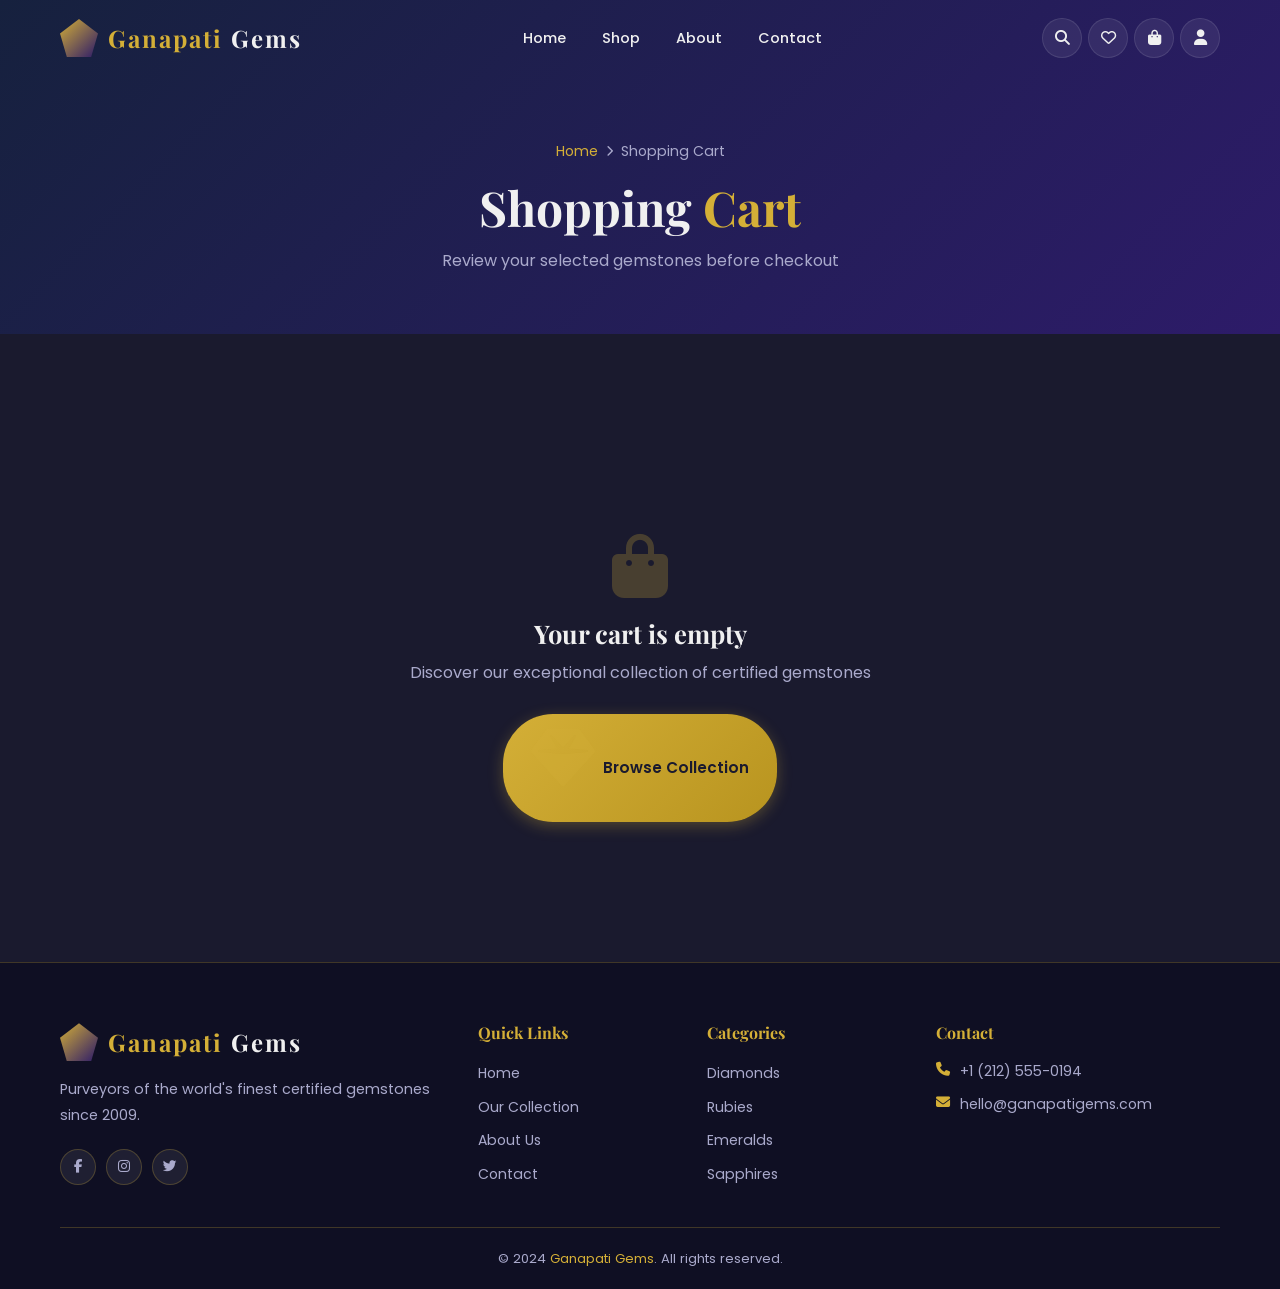
<file: cart.html>
<!DOCTYPE html>
<html lang="en">
<head>
  <meta charset="UTF-8" />
  <meta name="viewport" content="width=device-width, initial-scale=1.0" />
  <title>Shopping Cart — Ganapati Gems</title>
  <meta name="description" content="Review the items in your cart and proceed to checkout." />
  <link rel="stylesheet" href="css/style.css" />
  <link rel="preconnect" href="https://fonts.googleapis.com" />
  <link rel="preconnect" href="https://fonts.gstatic.com" crossorigin />
  <link href="https://fonts.googleapis.com/css2?family=Playfair+Display:ital,wght@0,400;0,600;0,700;1,400&family=Poppins:wght@300;400;500;600&display=swap" rel="stylesheet" />
  <link rel="stylesheet" href="https://cdnjs.cloudflare.com/ajax/libs/font-awesome/6.5.0/css/all.min.css" crossorigin="anonymous" />
</head>
<body>

<div id="page-loader"><div class="loader-gem"></div></div>

<!-- Navbar -->
<nav class="navbar scrolled" role="navigation" aria-label="Main navigation">
  <div class="nav-container">
    <a href="index.html" class="nav-logo"><div class="logo-gem"></div><span class="logo-text">Ganapati <span>Gems</span></span></a>
    <ul class="nav-links">
      <li><a href="index.html">Home</a></li>
      <li><a href="shop.html">Shop</a></li>
      <li><a href="about.html">About</a></li>
      <li><a href="contact.html">Contact</a></li>
    </ul>
    <div class="nav-actions">
      <a href="shop.html" class="nav-icon-btn" aria-label="Search"><i class="fas fa-search"></i></a>
      <a href="shop.html" class="nav-icon-btn" aria-label="Wishlist"><i class="far fa-heart"></i></a>
      <a href="cart.html" class="nav-icon-btn cart-btn active" aria-label="Cart">
        <i class="fas fa-shopping-bag"></i>
        <span class="cart-badge" aria-live="polite"></span>
      </a>
      <a href="login.html" class="nav-icon-btn user-btn" aria-label="Account"><i class="fas fa-user"></i></a>
    </div>
    <button class="hamburger" aria-label="Toggle mobile menu"><span></span><span></span><span></span></button>
  </div>
</nav>
<nav class="mobile-menu">
  <a href="index.html">Home</a>
  <a href="shop.html">Shop</a>
  <a href="about.html">About</a>
  <a href="contact.html">Contact</a>
  <a href="cart.html"><i class="fas fa-shopping-bag"></i> Cart</a>
  <a href="login.html"><i class="fas fa-user"></i> Account</a>
</nav>

<!-- Page Hero -->
<section class="page-hero">
  <div class="container">
    <nav class="breadcrumb" aria-label="Breadcrumb">
      <a href="index.html">Home</a>
      <i class="fas fa-chevron-right"></i>
      <span>Shopping Cart</span>
    </nav>
    <h1>Shopping <span class="gold-text">Cart</span></h1>
    <p>Review your selected gemstones before checkout</p>
  </div>
</section>

<!-- Cart Section -->
<section class="cart-section">
  <div class="container" id="cart-container">
    <!-- Rendered by JS -->
  </div>
</section>

<!-- Footer -->
<footer class="footer">
  <div class="container">
    <div class="footer-grid">
      <div class="footer-col">
        <div class="footer-logo"><a href="index.html" class="nav-logo"><div class="logo-gem"></div><span class="logo-text">Ganapati <span>Gems</span></span></a></div>
        <p class="footer-desc">Purveyors of the world's finest certified gemstones since 2009.</p>
        <div class="footer-social">
          <a href="#" class="social-link" aria-label="Facebook"><i class="fab fa-facebook-f"></i></a>
          <a href="#" class="social-link" aria-label="Instagram"><i class="fab fa-instagram"></i></a>
          <a href="#" class="social-link" aria-label="Twitter"><i class="fab fa-twitter"></i></a>
        </div>
      </div>
      <div class="footer-col">
        <h4>Quick Links</h4>
        <ul class="footer-links">
          <li><a href="index.html">Home</a></li>
          <li><a href="shop.html">Our Collection</a></li>
          <li><a href="about.html">About Us</a></li>
          <li><a href="contact.html">Contact</a></li>
        </ul>
      </div>
      <div class="footer-col">
        <h4>Categories</h4>
        <ul class="footer-links">
          <li><a href="shop.html?category=diamond">Diamonds</a></li>
          <li><a href="shop.html?category=ruby">Rubies</a></li>
          <li><a href="shop.html?category=emerald">Emeralds</a></li>
          <li><a href="shop.html?category=sapphire">Sapphires</a></li>
        </ul>
      </div>
      <div class="footer-col">
        <h4>Contact</h4>
        <div class="footer-contact">
          <div class="contact-item"><i class="fas fa-phone"></i><span>+1 (212) 555-0194</span></div>
          <div class="contact-item"><i class="fas fa-envelope"></i><span>hello@ganapatigems.com</span></div>
        </div>
      </div>
    </div>
    <div class="footer-bottom"><p>&copy; 2024 <a href="index.html">Ganapati Gems</a>. All rights reserved.</p></div>
  </div>
</footer>

<button id="back-to-top" aria-label="Back to top"><i class="fas fa-chevron-up"></i></button>
<div id="toast-container" aria-live="polite"></div>

<script src="js/products.js"></script>
<script src="js/cart.js"></script>
<script src="js/main.js"></script>
<script>
  function renderCart() {
    var items = Cart.getItems();
    var container = document.getElementById('cart-container');
    if (!container) return;

    if (!items.length) {
      container.innerHTML = `
        <div class="cart-empty-state" data-aos="fade-up">
          <i class="fas fa-shopping-bag"></i>
          <h3>Your cart is empty</h3>
          <p>Discover our exceptional collection of certified gemstones</p>
          <a href="shop.html" class="btn btn-primary"><i class="fas fa-gem"></i> Browse Collection</a>
        </div>`;
      return;
    }

    var subtotal = Cart.getTotal();
    var shipping = subtotal > 500 ? 0 : 25;
    var tax = Math.round(subtotal * 0.08 * 100) / 100;
    var total = subtotal + shipping + tax;

    container.innerHTML = `
      <div class="cart-grid">
        <div>
          <div class="cart-table-wrap" data-aos="fade-right">
            <table class="cart-table" aria-label="Cart items">
              <thead>
                <tr>
                  <th>Product</th>
                  <th>Price</th>
                  <th>Quantity</th>
                  <th>Subtotal</th>
                  <th></th>
                </tr>
              </thead>
              <tbody id="cart-tbody">${items.map(item => buildCartRow(item)).join('')}</tbody>
            </table>
          </div>
          <div style="display:flex;justify-content:space-between;margin-top:20px;flex-wrap:wrap;gap:12px">
            <a href="shop.html" class="btn btn-outline"><i class="fas fa-arrow-left"></i> Continue Shopping</a>
            <button class="btn-danger" onclick="clearCartAndRender()"><i class="fas fa-trash-alt"></i> Clear Cart</button>
          </div>
        </div>
        <div class="cart-summary-card" data-aos="fade-left">
          <h3><i class="fas fa-receipt" style="color:var(--gold)"></i> Order Summary</h3>
          <div class="summary-line"><span class="label">Subtotal (${Cart.getCount()} items)</span><span class="value">$${subtotal.toLocaleString()}</span></div>
          <div class="summary-line"><span class="label">Shipping</span><span class="value">${shipping === 0 ? 'FREE' : '$' + shipping.toFixed(2)}</span></div>
          <div class="summary-line"><span class="label">Tax (8%)</span><span class="value">$${tax.toFixed(2)}</span></div>
          ${subtotal > 0 && subtotal <= 500 ? '<p class="shipping-note"><i class="fas fa-truck"></i> Add $' + (500 - subtotal).toFixed(2) + ' more for free shipping!</p>' : (shipping === 0 ? '<p class="shipping-note"><i class="fas fa-truck"></i> You qualify for free shipping!</p>' : '')}
          <div class="summary-total">
            <span class="label">Total</span>
            <span class="value">$${total.toLocaleString()}</span>
          </div>
          <a href="checkout.html" class="btn btn-primary" style="width:100%;justify-content:center;margin-top:8px">
            <i class="fas fa-lock"></i> Proceed to Checkout
          </a>
          <p style="text-align:center;margin-top:14px;font-size:0.78rem;color:var(--text-muted)">
            <i class="fas fa-shield-alt" style="color:var(--gold)"></i> Secure SSL encrypted checkout
          </p>
        </div>
      </div>`;

    // Bind quantity change and remove events
    document.querySelectorAll('.cart-qty-input').forEach(input => {
      input.addEventListener('change', function() {
        Cart.updateQuantity(parseInt(this.dataset.id), parseInt(this.value));
        renderCart();
      });
    });
    document.querySelectorAll('.cart-qty-minus').forEach(btn => {
      btn.addEventListener('click', function() {
        var id = parseInt(this.dataset.id);
        var item = Cart.getItems().find(i => i.id === id);
        if (item) { Cart.updateQuantity(id, item.quantity - 1); renderCart(); }
      });
    });
    document.querySelectorAll('.cart-qty-plus').forEach(btn => {
      btn.addEventListener('click', function() {
        var id = parseInt(this.dataset.id);
        var item = Cart.getItems().find(i => i.id === id);
        if (item) { Cart.updateQuantity(id, item.quantity + 1); renderCart(); }
      });
    });
    document.querySelectorAll('.cart-remove-btn').forEach(btn => {
      btn.addEventListener('click', function() {
        Cart.removeItem(parseInt(this.dataset.id));
        showToast('Item removed from cart', 'info');
        renderCart();
      });
    });
    initAOS();
  }

  function buildCartRow(item) {
    return `<tr>
      <td>
        <div class="cart-item-cell">
          <div class="cart-item-img" style="background:${item.image}">
            <div class="cart-gem" style="background:${item.image}"></div>
          </div>
          <div>
            <div class="cart-item-name"><a href="product.html?id=${item.id}" style="color:inherit">${item.name}</a></div>
            <div class="cart-item-desc">${item.carat}ct · ${item.cut} Cut</div>
          </div>
        </div>
      </td>
      <td class="cart-price">$${item.price.toLocaleString()}</td>
      <td>
        <div class="qty-selector">
          <button class="qty-btn cart-qty-minus" data-id="${item.id}" aria-label="Decrease"><i class="fas fa-minus"></i></button>
          <input type="number" class="qty-input cart-qty-input" value="${item.quantity}" min="1" max="10" data-id="${item.id}" aria-label="Quantity" style="width:44px" />
          <button class="qty-btn cart-qty-plus" data-id="${item.id}" aria-label="Increase"><i class="fas fa-plus"></i></button>
        </div>
      </td>
      <td class="cart-subtotal">$${(item.price * item.quantity).toLocaleString()}</td>
      <td><button class="btn-danger cart-remove-btn" data-id="${item.id}" aria-label="Remove item"><i class="fas fa-times"></i></button></td>
    </tr>`;
  }

  function clearCartAndRender() {
    if (confirm('Clear all items from your cart?')) {
      Cart.clear();
      showToast('Cart cleared', 'info');
      renderCart();
    }
  }

  document.addEventListener('DOMContentLoaded', renderCart);
</script>
</body>
</html>
</file>
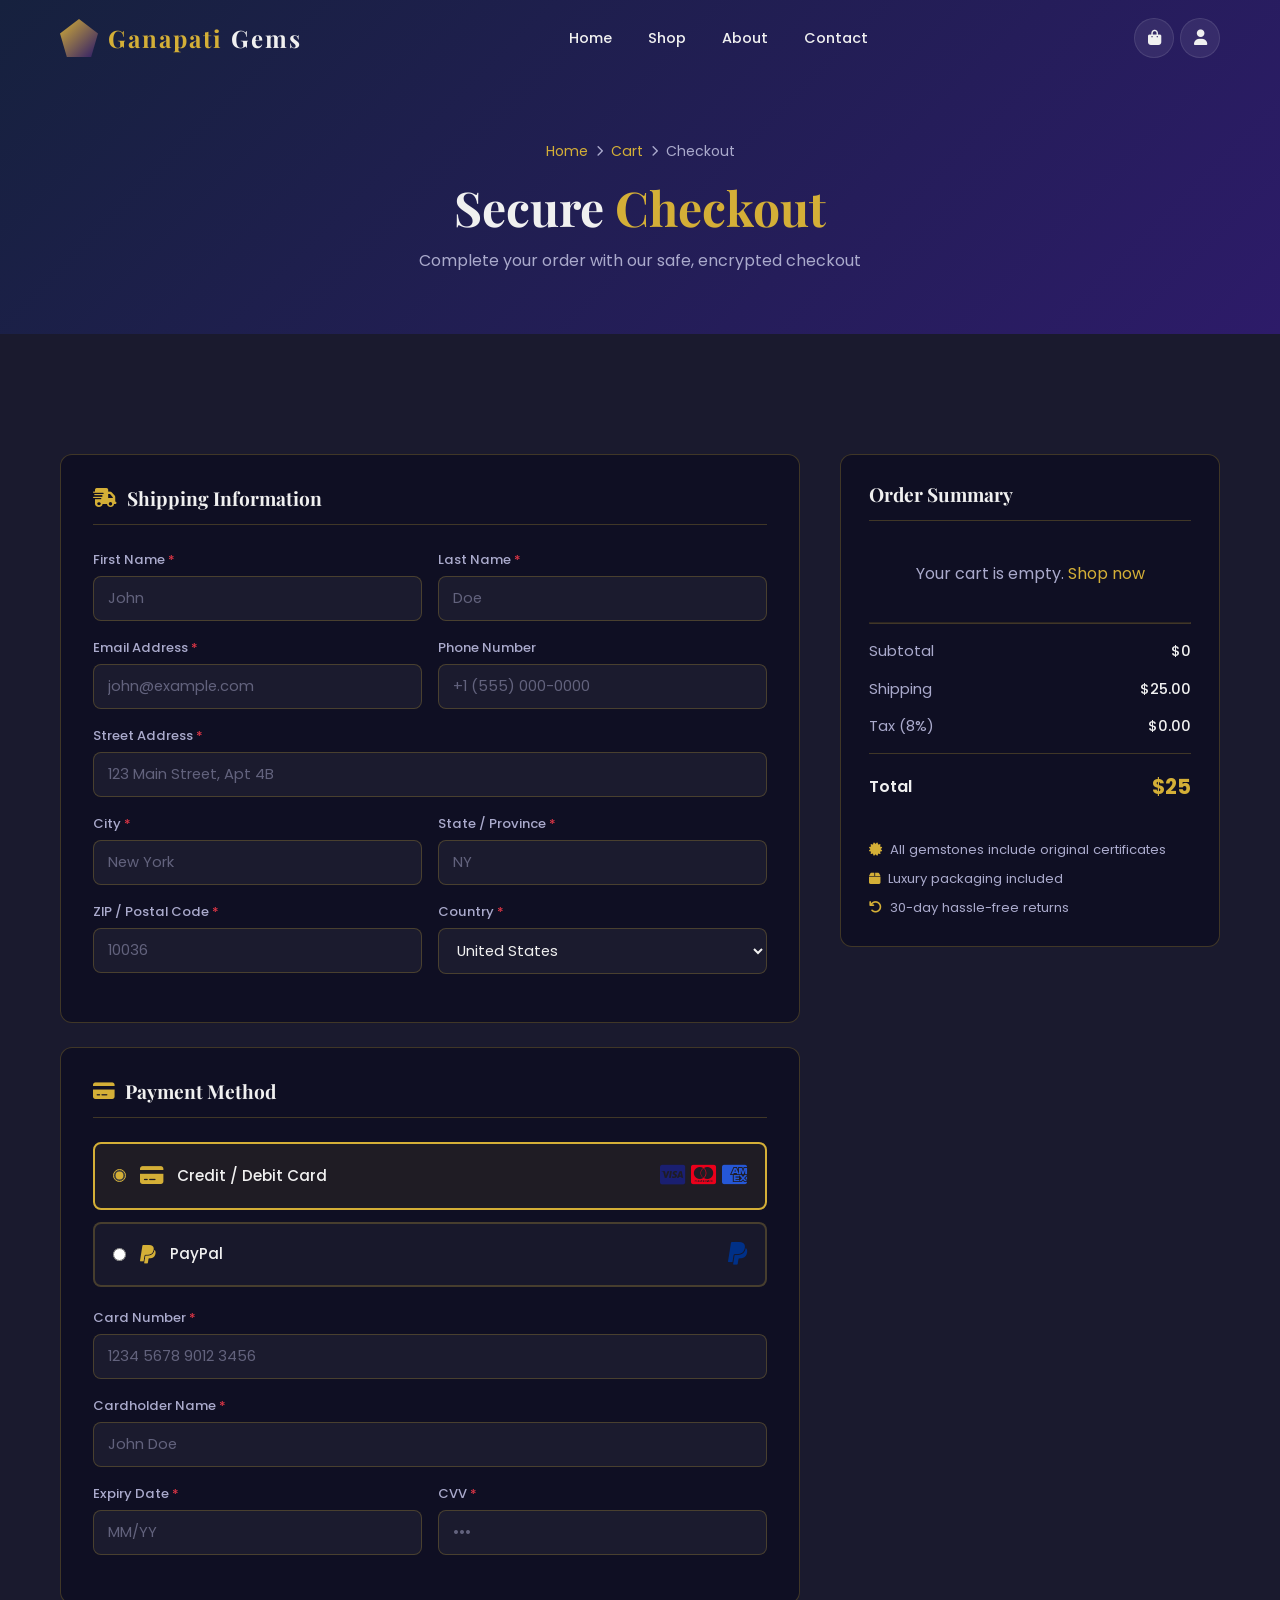
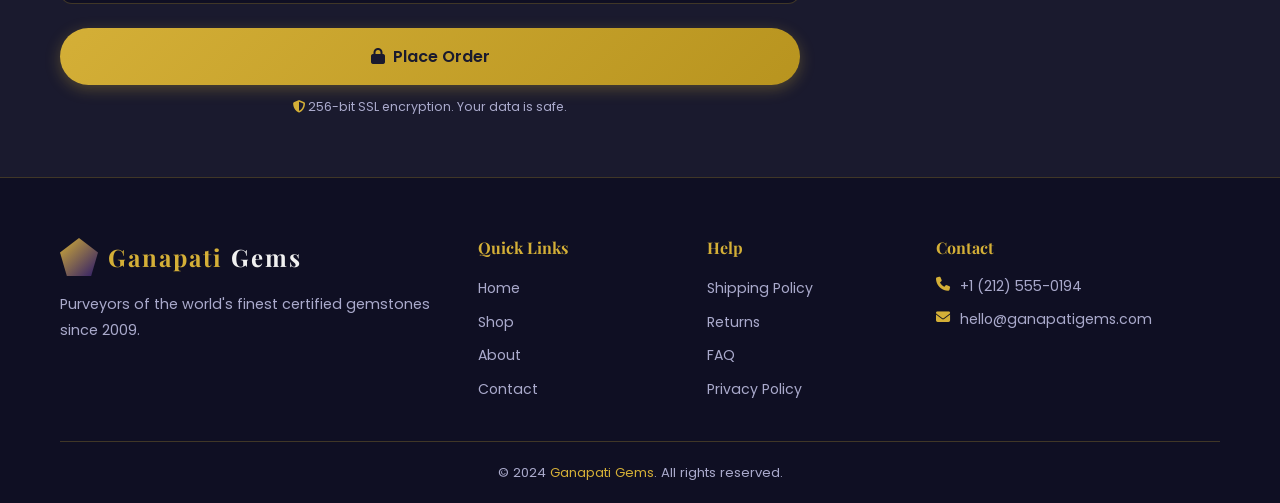
<file: checkout.html>
<!DOCTYPE html>
<html lang="en">
<head>
  <meta charset="UTF-8" />
  <meta name="viewport" content="width=device-width, initial-scale=1.0" />
  <title>Checkout — Ganapati Gems</title>
  <meta name="description" content="Complete your purchase of exceptional certified gemstones." />
  <link rel="stylesheet" href="css/style.css" />
  <link rel="preconnect" href="https://fonts.googleapis.com" />
  <link rel="preconnect" href="https://fonts.gstatic.com" crossorigin />
  <link href="https://fonts.googleapis.com/css2?family=Playfair+Display:ital,wght@0,400;0,600;0,700;1,400&family=Poppins:wght@300;400;500;600&display=swap" rel="stylesheet" />
  <link rel="stylesheet" href="https://cdnjs.cloudflare.com/ajax/libs/font-awesome/6.5.0/css/all.min.css" crossorigin="anonymous" />
</head>
<body>

<div id="page-loader"><div class="loader-gem"></div></div>

<!-- Navbar -->
<nav class="navbar scrolled" role="navigation" aria-label="Main navigation">
  <div class="nav-container">
    <a href="index.html" class="nav-logo"><div class="logo-gem"></div><span class="logo-text">Ganapati <span>Gems</span></span></a>
    <ul class="nav-links">
      <li><a href="index.html">Home</a></li>
      <li><a href="shop.html">Shop</a></li>
      <li><a href="about.html">About</a></li>
      <li><a href="contact.html">Contact</a></li>
    </ul>
    <div class="nav-actions">
      <a href="cart.html" class="nav-icon-btn cart-btn" aria-label="Cart">
        <i class="fas fa-shopping-bag"></i>
        <span class="cart-badge" aria-live="polite"></span>
      </a>
      <a href="login.html" class="nav-icon-btn user-btn" aria-label="Account"><i class="fas fa-user"></i></a>
    </div>
    <button class="hamburger" aria-label="Toggle mobile menu"><span></span><span></span><span></span></button>
  </div>
</nav>
<nav class="mobile-menu">
  <a href="index.html">Home</a>
  <a href="shop.html">Shop</a>
  <a href="cart.html">Cart</a>
  <a href="login.html">Account</a>
</nav>

<!-- Page Hero -->
<section class="page-hero">
  <div class="container">
    <nav class="breadcrumb" aria-label="Breadcrumb">
      <a href="index.html">Home</a>
      <i class="fas fa-chevron-right"></i>
      <a href="cart.html">Cart</a>
      <i class="fas fa-chevron-right"></i>
      <span>Checkout</span>
    </nav>
    <h1>Secure <span class="gold-text">Checkout</span></h1>
    <p>Complete your order with our safe, encrypted checkout</p>
  </div>
</section>

<!-- Checkout Section -->
<section class="checkout-section">
  <div class="container">
    <div class="checkout-grid">
      <!-- Form Column -->
      <div>
        <form id="checkout-form" novalidate>
          <!-- Shipping Info -->
          <div class="form-card" data-aos="fade-right">
            <h3><i class="fas fa-shipping-fast"></i> Shipping Information</h3>
            <div class="form-grid-2">
              <div class="form-group">
                <label for="first-name">First Name <span style="color:#dc3545">*</span></label>
                <input type="text" id="first-name" name="firstName" class="form-control" placeholder="John" required autocomplete="given-name" />
                <div class="error-msg"></div>
              </div>
              <div class="form-group">
                <label for="last-name">Last Name <span style="color:#dc3545">*</span></label>
                <input type="text" id="last-name" name="lastName" class="form-control" placeholder="Doe" required autocomplete="family-name" />
                <div class="error-msg"></div>
              </div>
            </div>
            <div class="form-grid-2">
              <div class="form-group">
                <label for="email">Email Address <span style="color:#dc3545">*</span></label>
                <input type="email" id="email" name="email" class="form-control" placeholder="john@example.com" required autocomplete="email" />
                <div class="error-msg"></div>
              </div>
              <div class="form-group">
                <label for="phone">Phone Number</label>
                <input type="tel" id="phone" name="phone" class="form-control" placeholder="+1 (555) 000-0000" autocomplete="tel" />
              </div>
            </div>
            <div class="form-group">
              <label for="address">Street Address <span style="color:#dc3545">*</span></label>
              <input type="text" id="address" name="address" class="form-control" placeholder="123 Main Street, Apt 4B" required autocomplete="street-address" />
              <div class="error-msg"></div>
            </div>
            <div class="form-grid-2">
              <div class="form-group">
                <label for="city">City <span style="color:#dc3545">*</span></label>
                <input type="text" id="city" name="city" class="form-control" placeholder="New York" required autocomplete="address-level2" />
                <div class="error-msg"></div>
              </div>
              <div class="form-group">
                <label for="state">State / Province <span style="color:#dc3545">*</span></label>
                <input type="text" id="state" name="state" class="form-control" placeholder="NY" required autocomplete="address-level1" />
                <div class="error-msg"></div>
              </div>
            </div>
            <div class="form-grid-2">
              <div class="form-group">
                <label for="zip">ZIP / Postal Code <span style="color:#dc3545">*</span></label>
                <input type="text" id="zip" name="zip" class="form-control" placeholder="10036" required autocomplete="postal-code" />
                <div class="error-msg"></div>
              </div>
              <div class="form-group">
                <label for="country">Country <span style="color:#dc3545">*</span></label>
                <select id="country" name="country" class="form-control" required autocomplete="country">
                  <option value="">Select country</option>
                  <option value="US" selected>United States</option>
                  <option value="CA">Canada</option>
                  <option value="GB">United Kingdom</option>
                  <option value="AU">Australia</option>
                  <option value="DE">Germany</option>
                  <option value="FR">France</option>
                  <option value="JP">Japan</option>
                  <option value="IN">India</option>
                  <option value="SG">Singapore</option>
                  <option value="AE">UAE</option>
                  <option value="other">Other</option>
                </select>
                <div class="error-msg"></div>
              </div>
            </div>
          </div>

          <!-- Payment -->
          <div class="form-card" data-aos="fade-right" data-aos-delay="100">
            <h3><i class="fas fa-credit-card"></i> Payment Method</h3>
            <div class="payment-options" role="radiogroup" aria-label="Payment method">
              <label class="payment-option">
                <input type="radio" name="payment" value="card" />
                <span class="payment-option-icon"><i class="fas fa-credit-card"></i></span>
                <span class="payment-option-label">Credit / Debit Card</span>
                <span style="font-size:1.4rem;margin-left:auto">
                  <i class="fab fa-cc-visa" style="color:#1a1f71"></i>
                  <i class="fab fa-cc-mastercard" style="color:#eb001b"></i>
                  <i class="fab fa-cc-amex" style="color:#2557d6"></i>
                </span>
              </label>
              <label class="payment-option">
                <input type="radio" name="payment" value="paypal" />
                <span class="payment-option-icon"><i class="fab fa-paypal"></i></span>
                <span class="payment-option-label">PayPal</span>
                <i class="fab fa-paypal" style="margin-left:auto;font-size:1.6rem;color:#003087"></i>
              </label>
            </div>

            <!-- Credit Card Fields -->
            <div class="cc-fields" id="cc-fields">
              <div class="form-group">
                <label for="card-number">Card Number <span style="color:#dc3545">*</span></label>
                <input type="text" id="card-number" name="cardNumber" class="form-control" placeholder="1234 5678 9012 3456" maxlength="19" autocomplete="cc-number" />
                <div class="error-msg"></div>
              </div>
              <div class="form-group">
                <label for="card-name">Cardholder Name <span style="color:#dc3545">*</span></label>
                <input type="text" id="card-name" name="cardName" class="form-control" placeholder="John Doe" autocomplete="cc-name" />
                <div class="error-msg"></div>
              </div>
              <div class="form-grid-2">
                <div class="form-group">
                  <label for="card-expiry">Expiry Date <span style="color:#dc3545">*</span></label>
                  <input type="text" id="card-expiry" name="cardExpiry" class="form-control" placeholder="MM/YY" maxlength="5" autocomplete="cc-exp" />
                  <div class="error-msg"></div>
                </div>
                <div class="form-group">
                  <label for="card-cvv">CVV <span style="color:#dc3545">*</span></label>
                  <input type="text" id="card-cvv" name="cardCvv" class="form-control" placeholder="•••" maxlength="4" autocomplete="cc-csc" />
                  <div class="error-msg"></div>
                </div>
              </div>
            </div>

            <!-- PayPal Message -->
            <div class="paypal-msg" id="paypal-msg">
              <i class="fab fa-paypal" style="font-size:2rem;display:block;margin-bottom:8px"></i>
              You will be redirected to PayPal to complete your payment securely after placing your order.
            </div>
          </div>

          <!-- Summary Line (mobile) -->
          <div class="form-card" data-aos="fade-right" data-aos-delay="150" style="display:none" id="mobile-summary-card">
            <h3><i class="fas fa-receipt"></i> Summary</h3>
            <div class="summary-line"><span class="label">Subtotal</span><span class="value" id="form-subtotal"></span></div>
          </div>

          <div data-aos="fade-right" data-aos-delay="200">
            <button type="submit" class="btn btn-primary" style="width:100%;justify-content:center;padding:16px;font-size:1rem">
              <i class="fas fa-lock"></i> Place Order
            </button>
            <p style="text-align:center;margin-top:12px;font-size:0.78rem;color:var(--text-muted)">
              <i class="fas fa-shield-alt" style="color:var(--gold)"></i> 256-bit SSL encryption. Your data is safe.
            </p>
          </div>
        </form>
      </div>

      <!-- Order Summary -->
      <div>
        <div class="order-summary-card" data-aos="fade-left">
          <h3>Order Summary</h3>
          <div id="order-items-list"></div>
          <hr style="border-color:var(--border-color);margin:16px 0" />
          <div class="summary-line"><span class="label">Subtotal</span><span class="value" id="order-subtotal">$0</span></div>
          <div class="summary-line"><span class="label">Shipping</span><span class="value" id="order-shipping">—</span></div>
          <div class="summary-line"><span class="label">Tax (8%)</span><span class="value" id="order-tax">—</span></div>
          <div class="summary-total">
            <span class="label">Total</span>
            <span class="value" id="order-total">$0</span>
          </div>
          <div style="margin-top:20px;display:flex;flex-direction:column;gap:8px;font-size:0.82rem;color:var(--text-muted)">
            <div style="display:flex;align-items:center;gap:8px"><i class="fas fa-certificate" style="color:var(--gold)"></i> All gemstones include original certificates</div>
            <div style="display:flex;align-items:center;gap:8px"><i class="fas fa-box" style="color:var(--gold)"></i> Luxury packaging included</div>
            <div style="display:flex;align-items:center;gap:8px"><i class="fas fa-undo" style="color:var(--gold)"></i> 30-day hassle-free returns</div>
          </div>
        </div>
      </div>
    </div>
  </div>
</section>

<!-- Order Success Modal -->
<div id="success-modal" class="modal-overlay success-modal" role="dialog" aria-modal="true" aria-label="Order placed successfully">
  <div class="modal-box">
    <button class="modal-close" aria-label="Close" onclick="document.getElementById('success-modal').classList.remove('open');window.location.href='index.html'"><i class="fas fa-times"></i></button>
    <div class="success-icon" aria-hidden="true"><i class="fas fa-check"></i></div>
    <h2>Order <span class="gold-text">Confirmed!</span></h2>
    <p style="color:var(--text-muted)">Thank you for your purchase. Your order has been placed successfully.</p>
    <p class="order-number">Order #<span id="order-number"></span></p>
    <p style="color:var(--text-muted);font-size:0.88rem;margin-bottom:28px">A confirmation email will be sent to your inbox shortly. Your certified gemstone will be packaged with care and shipped within 2-3 business days.</p>
    <div style="display:flex;gap:12px;justify-content:center;flex-wrap:wrap">
      <a href="shop.html" class="btn btn-outline"><i class="fas fa-gem"></i> Continue Shopping</a>
      <a href="index.html" class="btn btn-primary"><i class="fas fa-home"></i> Back to Home</a>
    </div>
  </div>
</div>

<!-- Footer -->
<footer class="footer">
  <div class="container">
    <div class="footer-grid">
      <div class="footer-col">
        <div class="footer-logo"><a href="index.html" class="nav-logo"><div class="logo-gem"></div><span class="logo-text">Ganapati <span>Gems</span></span></a></div>
        <p class="footer-desc">Purveyors of the world's finest certified gemstones since 2009.</p>
      </div>
      <div class="footer-col">
        <h4>Quick Links</h4>
        <ul class="footer-links">
          <li><a href="index.html">Home</a></li>
          <li><a href="shop.html">Shop</a></li>
          <li><a href="about.html">About</a></li>
          <li><a href="contact.html">Contact</a></li>
        </ul>
      </div>
      <div class="footer-col">
        <h4>Help</h4>
        <ul class="footer-links">
          <li><a href="#">Shipping Policy</a></li>
          <li><a href="#">Returns</a></li>
          <li><a href="#">FAQ</a></li>
          <li><a href="#">Privacy Policy</a></li>
        </ul>
      </div>
      <div class="footer-col">
        <h4>Contact</h4>
        <div class="footer-contact">
          <div class="contact-item"><i class="fas fa-phone"></i><span>+1 (212) 555-0194</span></div>
          <div class="contact-item"><i class="fas fa-envelope"></i><span>hello@ganapatigems.com</span></div>
        </div>
      </div>
    </div>
    <div class="footer-bottom"><p>&copy; 2024 <a href="index.html">Ganapati Gems</a>. All rights reserved.</p></div>
  </div>
</footer>

<button id="back-to-top" aria-label="Back to top"><i class="fas fa-chevron-up"></i></button>
<div id="toast-container" aria-live="polite"></div>

<script src="js/products.js"></script>
<script src="js/cart.js"></script>
<script src="js/main.js"></script>
<script src="js/checkout.js"></script>
</body>
</html>
</file>
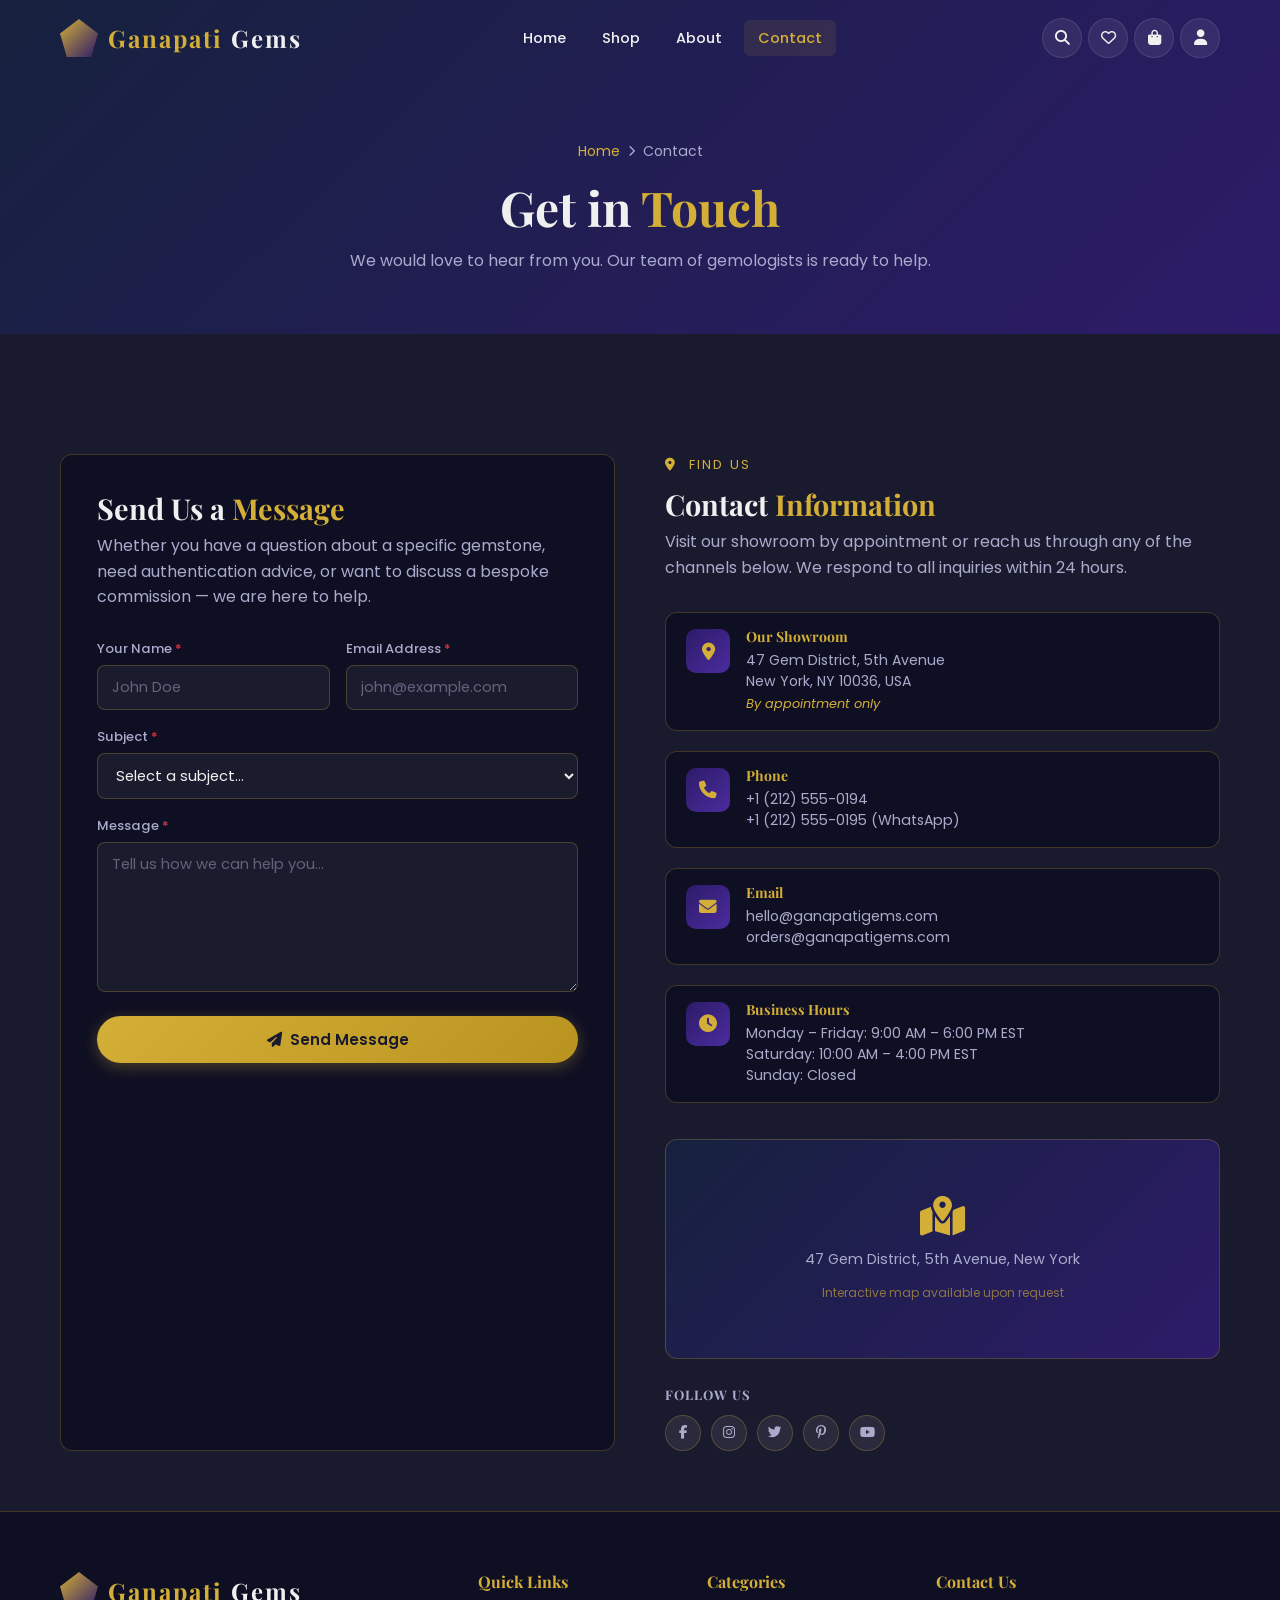
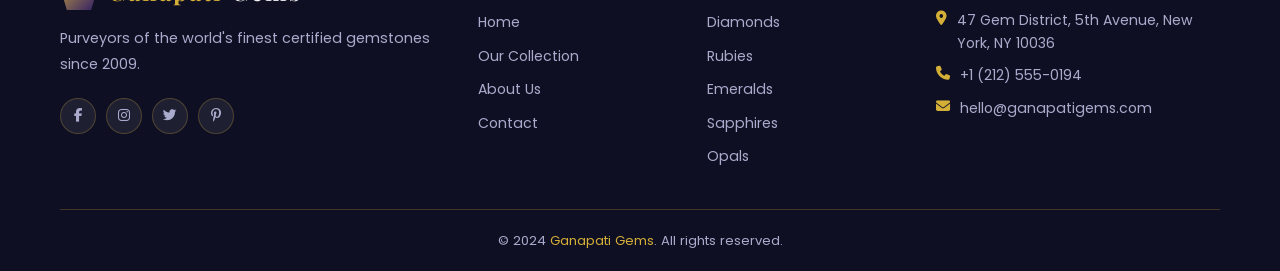
<file: contact.html>
<!DOCTYPE html>
<html lang="en">
<head>
  <meta charset="UTF-8" />
  <meta name="viewport" content="width=device-width, initial-scale=1.0" />
  <title>Contact Us — Ganapati Gems</title>
  <meta name="description" content="Get in touch with Ganapati Gems. We are here to answer your questions about our certified gemstone collection." />
  <link rel="stylesheet" href="css/style.css" />
  <link rel="preconnect" href="https://fonts.googleapis.com" />
  <link rel="preconnect" href="https://fonts.gstatic.com" crossorigin />
  <link href="https://fonts.googleapis.com/css2?family=Playfair+Display:ital,wght@0,400;0,600;0,700;1,400&family=Poppins:wght@300;400;500;600&display=swap" rel="stylesheet" />
  <link rel="stylesheet" href="https://cdnjs.cloudflare.com/ajax/libs/font-awesome/6.5.0/css/all.min.css" crossorigin="anonymous" />
</head>
<body>

<div id="page-loader"><div class="loader-gem"></div></div>

<!-- Navbar -->
<nav class="navbar scrolled" role="navigation" aria-label="Main navigation">
  <div class="nav-container">
    <a href="index.html" class="nav-logo"><div class="logo-gem"></div><span class="logo-text">Ganapati <span>Gems</span></span></a>
    <ul class="nav-links">
      <li><a href="index.html">Home</a></li>
      <li><a href="shop.html">Shop</a></li>
      <li><a href="about.html">About</a></li>
      <li><a href="contact.html" class="active">Contact</a></li>
    </ul>
    <div class="nav-actions">
      <a href="shop.html" class="nav-icon-btn" aria-label="Search"><i class="fas fa-search"></i></a>
      <a href="shop.html" class="nav-icon-btn" aria-label="Wishlist"><i class="far fa-heart"></i></a>
      <a href="cart.html" class="nav-icon-btn cart-btn" aria-label="Cart">
        <i class="fas fa-shopping-bag"></i>
        <span class="cart-badge" aria-live="polite"></span>
      </a>
      <a href="login.html" class="nav-icon-btn user-btn" aria-label="Account"><i class="fas fa-user"></i></a>
    </div>
    <button class="hamburger" aria-label="Toggle mobile menu"><span></span><span></span><span></span></button>
  </div>
</nav>
<nav class="mobile-menu">
  <a href="index.html">Home</a>
  <a href="shop.html">Shop</a>
  <a href="about.html">About</a>
  <a href="contact.html">Contact</a>
  <a href="cart.html">Cart</a>
  <a href="login.html">Account</a>
</nav>

<!-- Page Hero -->
<section class="page-hero">
  <div class="container">
    <nav class="breadcrumb" aria-label="Breadcrumb">
      <a href="index.html">Home</a>
      <i class="fas fa-chevron-right"></i>
      <span>Contact</span>
    </nav>
    <h1>Get in <span class="gold-text">Touch</span></h1>
    <p>We would love to hear from you. Our team of gemologists is ready to help.</p>
  </div>
</section>

<!-- Contact Section -->
<section class="contact-section">
  <div class="container">
    <div class="contact-grid">

      <!-- Contact Form -->
      <div class="contact-form-card" data-aos="fade-right">
        <h2>Send Us a <span class="gold-text">Message</span></h2>
        <p class="subtitle">Whether you have a question about a specific gemstone, need authentication advice, or want to discuss a bespoke commission — we are here to help.</p>
        <form id="contact-form" novalidate>
          <div class="form-grid-2">
            <div class="form-group">
              <label for="contact-name">Your Name <span style="color:#dc3545">*</span></label>
              <input type="text" id="contact-name" class="form-control" placeholder="John Doe" required autocomplete="name" />
              <div class="error-msg"></div>
            </div>
            <div class="form-group">
              <label for="contact-email">Email Address <span style="color:#dc3545">*</span></label>
              <input type="email" id="contact-email" class="form-control" placeholder="john@example.com" required autocomplete="email" />
              <div class="error-msg"></div>
            </div>
          </div>
          <div class="form-group">
            <label for="contact-subject">Subject <span style="color:#dc3545">*</span></label>
            <select id="contact-subject" class="form-control" required>
              <option value="">Select a subject...</option>
              <option value="inquiry">General Inquiry</option>
              <option value="order">Order Support</option>
              <option value="authentication">Authentication Question</option>
              <option value="commission">Bespoke Commission</option>
              <option value="wholesale">Wholesale Inquiry</option>
              <option value="other">Other</option>
            </select>
            <div class="error-msg"></div>
          </div>
          <div class="form-group">
            <label for="contact-message">Message <span style="color:#dc3545">*</span></label>
            <textarea id="contact-message" class="form-control" placeholder="Tell us how we can help you..." rows="6" required style="resize:vertical;min-height:140px"></textarea>
            <div class="error-msg"></div>
          </div>
          <button type="submit" class="btn btn-primary" style="width:100%;justify-content:center">
            <i class="fas fa-paper-plane"></i> Send Message
          </button>
        </form>
      </div>

      <!-- Contact Info -->
      <div class="contact-info-side" data-aos="fade-left">
        <p style="color:var(--gold);font-size:0.82rem;text-transform:uppercase;letter-spacing:2px;margin-bottom:12px"><i class="fas fa-map-marker-alt"></i> &nbsp;Find Us</p>
        <h2>Contact <span class="gold-text">Information</span></h2>
        <p>Visit our showroom by appointment or reach us through any of the channels below. We respond to all inquiries within 24 hours.</p>

        <div class="info-items">
          <div class="info-item" data-aos="fade-up" data-aos-delay="0">
            <div class="info-icon"><i class="fas fa-map-marker-alt"></i></div>
            <div class="info-content">
              <h4>Our Showroom</h4>
              <p>47 Gem District, 5th Avenue<br />New York, NY 10036, USA<br /><em style="font-size:0.8rem;color:var(--gold)">By appointment only</em></p>
            </div>
          </div>
          <div class="info-item" data-aos="fade-up" data-aos-delay="80">
            <div class="info-icon"><i class="fas fa-phone"></i></div>
            <div class="info-content">
              <h4>Phone</h4>
              <p>+1 (212) 555-0194<br />+1 (212) 555-0195 (WhatsApp)</p>
            </div>
          </div>
          <div class="info-item" data-aos="fade-up" data-aos-delay="160">
            <div class="info-icon"><i class="fas fa-envelope"></i></div>
            <div class="info-content">
              <h4>Email</h4>
              <p>hello@ganapatigems.com<br />orders@ganapatigems.com</p>
            </div>
          </div>
          <div class="info-item" data-aos="fade-up" data-aos-delay="240">
            <div class="info-icon"><i class="fas fa-clock"></i></div>
            <div class="info-content">
              <h4>Business Hours</h4>
              <p>Monday – Friday: 9:00 AM – 6:00 PM EST<br />Saturday: 10:00 AM – 4:00 PM EST<br />Sunday: Closed</p>
            </div>
          </div>
        </div>

        <!-- Map Placeholder -->
        <div class="map-placeholder" aria-label="Map placeholder" data-aos="fade-up">
          <i class="fas fa-map-marked-alt"></i>
          <span>47 Gem District, 5th Avenue, New York</span>
          <small style="color:rgba(212,175,55,0.6);font-size:0.75rem">Interactive map available upon request</small>
        </div>

        <!-- Social -->
        <div class="contact-social" data-aos="fade-up">
          <h4>Follow Us</h4>
          <div class="footer-social">
            <a href="#" class="social-link" aria-label="Facebook"><i class="fab fa-facebook-f"></i></a>
            <a href="#" class="social-link" aria-label="Instagram"><i class="fab fa-instagram"></i></a>
            <a href="#" class="social-link" aria-label="Twitter"><i class="fab fa-twitter"></i></a>
            <a href="#" class="social-link" aria-label="Pinterest"><i class="fab fa-pinterest-p"></i></a>
            <a href="#" class="social-link" aria-label="YouTube"><i class="fab fa-youtube"></i></a>
          </div>
        </div>
      </div>

    </div>
  </div>
</section>

<!-- Footer -->
<footer class="footer">
  <div class="container">
    <div class="footer-grid">
      <div class="footer-col">
        <div class="footer-logo"><a href="index.html" class="nav-logo"><div class="logo-gem"></div><span class="logo-text">Ganapati <span>Gems</span></span></a></div>
        <p class="footer-desc">Purveyors of the world's finest certified gemstones since 2009.</p>
        <div class="footer-social">
          <a href="#" class="social-link" aria-label="Facebook"><i class="fab fa-facebook-f"></i></a>
          <a href="#" class="social-link" aria-label="Instagram"><i class="fab fa-instagram"></i></a>
          <a href="#" class="social-link" aria-label="Twitter"><i class="fab fa-twitter"></i></a>
          <a href="#" class="social-link" aria-label="Pinterest"><i class="fab fa-pinterest-p"></i></a>
        </div>
      </div>
      <div class="footer-col">
        <h4>Quick Links</h4>
        <ul class="footer-links">
          <li><a href="index.html">Home</a></li>
          <li><a href="shop.html">Our Collection</a></li>
          <li><a href="about.html">About Us</a></li>
          <li><a href="contact.html">Contact</a></li>
        </ul>
      </div>
      <div class="footer-col">
        <h4>Categories</h4>
        <ul class="footer-links">
          <li><a href="shop.html?category=diamond">Diamonds</a></li>
          <li><a href="shop.html?category=ruby">Rubies</a></li>
          <li><a href="shop.html?category=emerald">Emeralds</a></li>
          <li><a href="shop.html?category=sapphire">Sapphires</a></li>
          <li><a href="shop.html?category=opal">Opals</a></li>
        </ul>
      </div>
      <div class="footer-col">
        <h4>Contact Us</h4>
        <div class="footer-contact">
          <div class="contact-item"><i class="fas fa-map-marker-alt"></i><span>47 Gem District, 5th Avenue, New York, NY 10036</span></div>
          <div class="contact-item"><i class="fas fa-phone"></i><span>+1 (212) 555-0194</span></div>
          <div class="contact-item"><i class="fas fa-envelope"></i><span>hello@ganapatigems.com</span></div>
        </div>
      </div>
    </div>
    <div class="footer-bottom"><p>&copy; 2024 <a href="index.html">Ganapati Gems</a>. All rights reserved.</p></div>
  </div>
</footer>

<button id="back-to-top" aria-label="Back to top"><i class="fas fa-chevron-up"></i></button>
<div id="toast-container" aria-live="polite"></div>

<script src="js/products.js"></script>
<script src="js/cart.js"></script>
<script src="js/main.js"></script>
<script>
  document.addEventListener('DOMContentLoaded', function () {
    var form = document.getElementById('contact-form');
    if (!form) return;
    form.addEventListener('submit', function (e) {
      e.preventDefault();
      var valid = true;
      form.querySelectorAll('[required]').forEach(function (field) {
        field.classList.remove('error');
        var msg = field.parentNode.querySelector('.error-msg');
        if (msg) msg.classList.remove('show');
        if (!field.value.trim()) {
          field.classList.add('error');
          if (msg) { msg.textContent = 'This field is required.'; msg.classList.add('show'); }
          valid = false;
        }
      });
      var emailField = form.querySelector('#contact-email');
      if (emailField && emailField.value && !/^[^\s@]+@[^\s@]+\.[^\s@]+$/.test(emailField.value)) {
        emailField.classList.add('error');
        var msg = emailField.parentNode.querySelector('.error-msg');
        if (msg) { msg.textContent = 'Please enter a valid email.'; msg.classList.add('show'); }
        valid = false;
      }
      if (!valid) return;
      showToast('Message sent! We will get back to you within 24 hours.', 'success');
      form.reset();
    });
  });
</script>
</body>
</html>
</file>
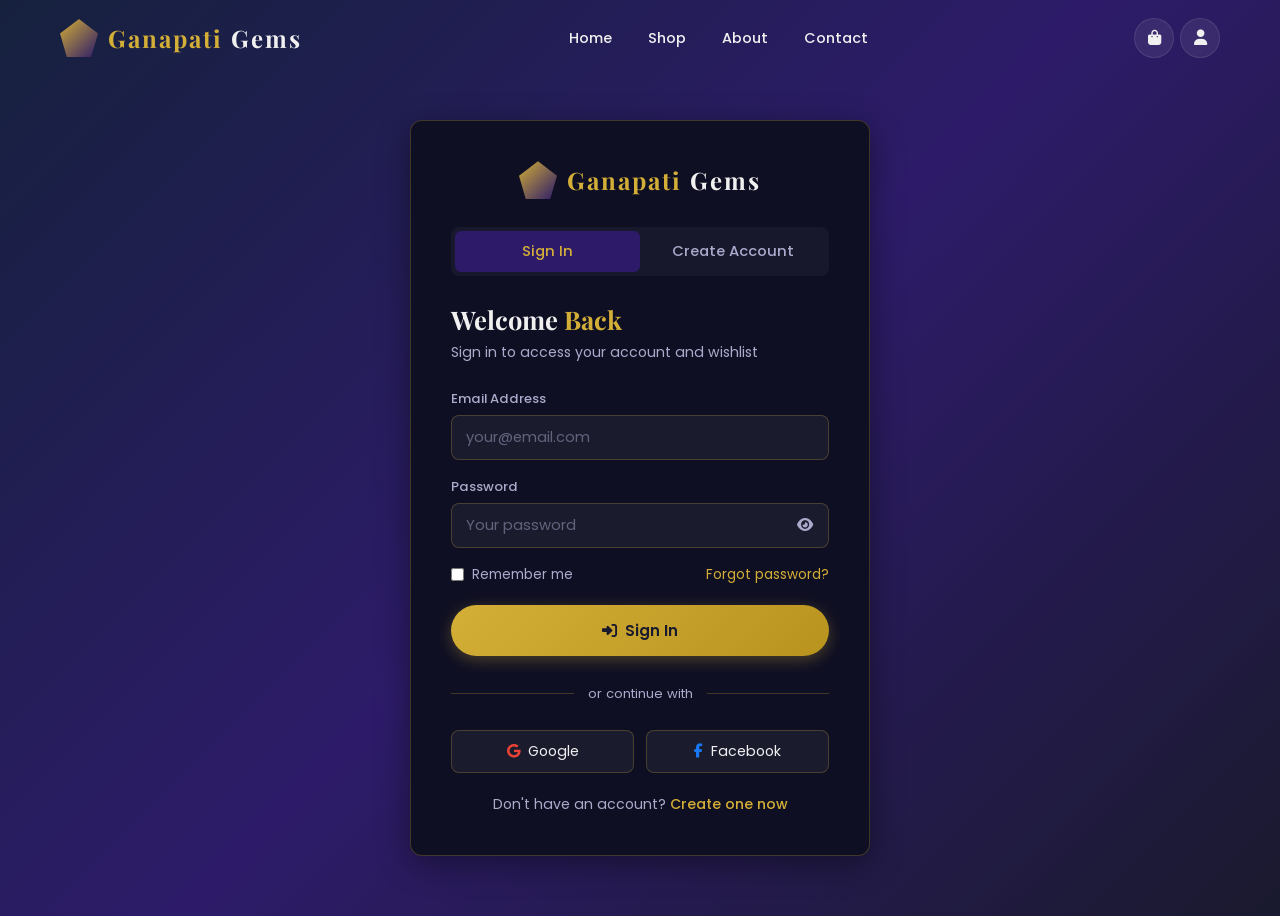
<file: login.html>
<!DOCTYPE html>
<html lang="en">
<head>
  <meta charset="UTF-8" />
  <meta name="viewport" content="width=device-width, initial-scale=1.0" />
  <title>Login / Register — Ganapati Gems</title>
  <meta name="description" content="Sign in or create your Ganapati Gems account to manage orders and wishlist." />
  <link rel="stylesheet" href="css/style.css" />
  <link rel="preconnect" href="https://fonts.googleapis.com" />
  <link rel="preconnect" href="https://fonts.gstatic.com" crossorigin />
  <link href="https://fonts.googleapis.com/css2?family=Playfair+Display:ital,wght@0,400;0,600;0,700;1,400&family=Poppins:wght@300;400;500;600&display=swap" rel="stylesheet" />
  <link rel="stylesheet" href="https://cdnjs.cloudflare.com/ajax/libs/font-awesome/6.5.0/css/all.min.css" crossorigin="anonymous" />
</head>
<body>

<div id="page-loader"><div class="loader-gem"></div></div>

<!-- Navbar -->
<nav class="navbar" role="navigation" aria-label="Main navigation">
  <div class="nav-container">
    <a href="index.html" class="nav-logo"><div class="logo-gem"></div><span class="logo-text">Ganapati <span>Gems</span></span></a>
    <ul class="nav-links">
      <li><a href="index.html">Home</a></li>
      <li><a href="shop.html">Shop</a></li>
      <li><a href="about.html">About</a></li>
      <li><a href="contact.html">Contact</a></li>
    </ul>
    <div class="nav-actions">
      <a href="cart.html" class="nav-icon-btn cart-btn" aria-label="Cart">
        <i class="fas fa-shopping-bag"></i>
        <span class="cart-badge" aria-live="polite"></span>
      </a>
      <a href="login.html" class="nav-icon-btn user-btn active" aria-label="Account"><i class="fas fa-user"></i></a>
    </div>
    <button class="hamburger" aria-label="Toggle mobile menu"><span></span><span></span><span></span></button>
  </div>
</nav>
<nav class="mobile-menu">
  <a href="index.html">Home</a>
  <a href="shop.html">Shop</a>
  <a href="about.html">About</a>
  <a href="contact.html">Contact</a>
  <a href="cart.html">Cart</a>
</nav>

<!-- Auth Section -->
<section class="auth-section">
  <div class="auth-card" data-aos="zoom-in">
    <div class="auth-logo">
      <a href="index.html" class="nav-logo" style="justify-content:center">
        <div class="logo-gem"></div>
        <span class="logo-text">Ganapati <span>Gems</span></span>
      </a>
    </div>

    <!-- Tabs -->
    <div class="auth-tabs" role="tablist">
      <button class="auth-tab active" data-tab="login" role="tab" aria-selected="true">Sign In</button>
      <button class="auth-tab" data-tab="register" role="tab" aria-selected="false">Create Account</button>
    </div>

    <!-- Login Form -->
    <div id="form-login" class="auth-form active" role="tabpanel">
      <h2>Welcome <span class="gold-text">Back</span></h2>
      <p class="subtitle">Sign in to access your account and wishlist</p>
      <form id="login-form" novalidate>
        <div class="form-group">
          <label for="login-email">Email Address</label>
          <input type="email" id="login-email" class="form-control" placeholder="your@email.com" required autocomplete="email" />
          <div class="error-msg"></div>
        </div>
        <div class="form-group">
          <label for="login-password">Password</label>
          <div class="password-wrap">
            <input type="password" id="login-password" class="form-control" placeholder="Your password" required autocomplete="current-password" />
            <button type="button" class="password-toggle" aria-label="Toggle password visibility"><i class="fas fa-eye"></i></button>
          </div>
          <div class="error-msg"></div>
        </div>
        <div class="auth-row">
          <label class="remember-row">
            <input type="checkbox" id="remember-me" />
            Remember me
          </label>
          <a href="#" class="forgot-link">Forgot password?</a>
        </div>
        <button type="submit" class="btn btn-primary" style="width:100%;justify-content:center;padding:14px">
          <i class="fas fa-sign-in-alt"></i> Sign In
        </button>
      </form>

      <div class="auth-divider"><span>or continue with</span></div>
      <div class="social-auth">
        <button class="social-btn" type="button" aria-label="Continue with Google">
          <i class="fab fa-google" style="color:#ea4335"></i> Google
        </button>
        <button class="social-btn" type="button" aria-label="Continue with Facebook">
          <i class="fab fa-facebook-f" style="color:#1877f2"></i> Facebook
        </button>
      </div>
      <p class="auth-switch">Don't have an account? <a href="#" data-switch-tab="register">Create one now</a></p>
    </div>

    <!-- Register Form -->
    <div id="form-register" class="auth-form" role="tabpanel">
      <h2>Create <span class="gold-text">Account</span></h2>
      <p class="subtitle">Join our community of gemstone enthusiasts</p>
      <form id="register-form" novalidate>
        <div class="form-group">
          <label for="reg-name">Full Name</label>
          <input type="text" id="reg-name" class="form-control" placeholder="John Doe" required autocomplete="name" />
          <div class="error-msg"></div>
        </div>
        <div class="form-group">
          <label for="reg-email">Email Address</label>
          <input type="email" id="reg-email" class="form-control" placeholder="your@email.com" required autocomplete="email" />
          <div class="error-msg"></div>
        </div>
        <div class="form-group">
          <label for="reg-password">Password</label>
          <div class="password-wrap">
            <input type="password" id="reg-password" class="form-control" placeholder="Min. 6 characters" required autocomplete="new-password" />
            <button type="button" class="password-toggle" aria-label="Toggle password visibility"><i class="fas fa-eye"></i></button>
          </div>
          <div class="error-msg"></div>
        </div>
        <div class="form-group">
          <label for="reg-confirm-password">Confirm Password</label>
          <div class="password-wrap">
            <input type="password" id="reg-confirm-password" class="form-control" placeholder="Repeat your password" required autocomplete="new-password" />
            <button type="button" class="password-toggle" aria-label="Toggle password visibility"><i class="fas fa-eye"></i></button>
          </div>
          <div class="error-msg"></div>
        </div>
        <div class="terms-row">
          <input type="checkbox" id="terms-checkbox" required />
          <label for="terms-checkbox">I agree to the <a href="#">Terms of Service</a> and <a href="#">Privacy Policy</a></label>
        </div>
        <button type="submit" class="btn btn-primary" style="width:100%;justify-content:center;padding:14px">
          <i class="fas fa-user-plus"></i> Create Account
        </button>
      </form>

      <div class="auth-divider"><span>or continue with</span></div>
      <div class="social-auth">
        <button class="social-btn" type="button" aria-label="Continue with Google">
          <i class="fab fa-google" style="color:#ea4335"></i> Google
        </button>
        <button class="social-btn" type="button" aria-label="Continue with Facebook">
          <i class="fab fa-facebook-f" style="color:#1877f2"></i> Facebook
        </button>
      </div>
      <p class="auth-switch">Already have an account? <a href="#" data-switch-tab="login">Sign in here</a></p>
    </div>
  </div>
</section>

<div id="toast-container" aria-live="polite"></div>

<script src="js/products.js"></script>
<script src="js/cart.js"></script>
<script src="js/main.js"></script>
<script src="js/auth.js"></script>
</body>
</html>
</file>
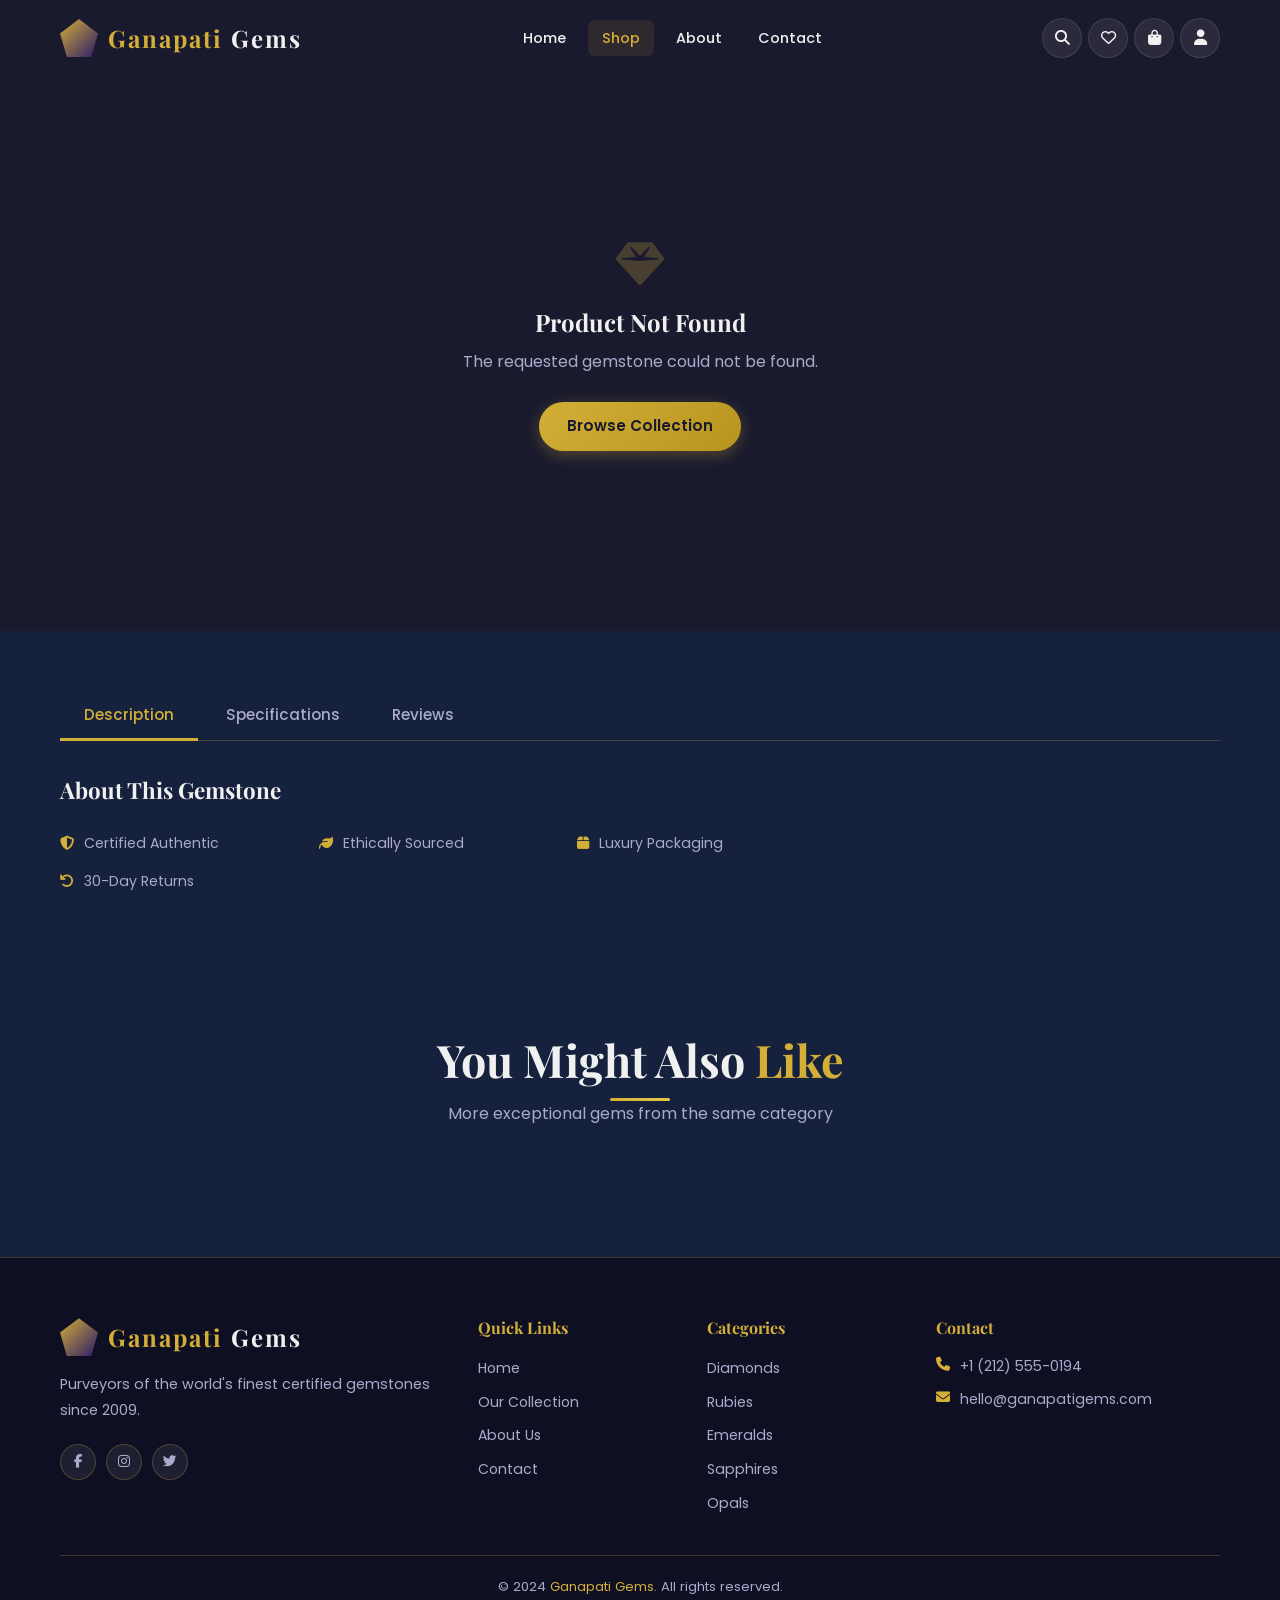
<file: product.html>
<!DOCTYPE html>
<html lang="en">
<head>
  <meta charset="UTF-8" />
  <meta name="viewport" content="width=device-width, initial-scale=1.0" />
  <title>Gemstone Detail — Ganapati Gems</title>
  <meta name="description" content="View detailed information, specifications, and reviews for this exceptional certified gemstone." />
  <link rel="stylesheet" href="css/style.css" />
  <link rel="preconnect" href="https://fonts.googleapis.com" />
  <link rel="preconnect" href="https://fonts.gstatic.com" crossorigin />
  <link href="https://fonts.googleapis.com/css2?family=Playfair+Display:ital,wght@0,400;0,600;0,700;1,400&family=Poppins:wght@300;400;500;600&display=swap" rel="stylesheet" />
  <link rel="stylesheet" href="https://cdnjs.cloudflare.com/ajax/libs/font-awesome/6.5.0/css/all.min.css" crossorigin="anonymous" />
</head>
<body>

<div id="page-loader"><div class="loader-gem"></div></div>

<!-- Navbar -->
<nav class="navbar scrolled" role="navigation" aria-label="Main navigation">
  <div class="nav-container">
    <a href="index.html" class="nav-logo"><div class="logo-gem"></div><span class="logo-text">Ganapati <span>Gems</span></span></a>
    <ul class="nav-links">
      <li><a href="index.html">Home</a></li>
      <li><a href="shop.html" class="active">Shop</a></li>
      <li><a href="about.html">About</a></li>
      <li><a href="contact.html">Contact</a></li>
    </ul>
    <div class="nav-actions">
      <a href="shop.html" class="nav-icon-btn" aria-label="Search"><i class="fas fa-search"></i></a>
      <a href="shop.html" class="nav-icon-btn" aria-label="Wishlist"><i class="far fa-heart"></i></a>
      <a href="cart.html" class="nav-icon-btn cart-btn" aria-label="Cart">
        <i class="fas fa-shopping-bag"></i>
        <span class="cart-badge" aria-live="polite"></span>
      </a>
      <a href="login.html" class="nav-icon-btn user-btn" aria-label="Account"><i class="fas fa-user"></i></a>
    </div>
    <button class="hamburger" aria-label="Toggle mobile menu"><span></span><span></span><span></span></button>
  </div>
</nav>
<nav class="mobile-menu">
  <a href="index.html">Home</a>
  <a href="shop.html">Shop</a>
  <a href="about.html">About</a>
  <a href="contact.html">Contact</a>
  <a href="cart.html"><i class="fas fa-shopping-bag"></i> Cart</a>
  <a href="login.html"><i class="fas fa-user"></i> Account</a>
</nav>

<!-- Product Detail -->
<section class="product-detail-section" id="product-detail-section">
  <div class="container">
    <!-- Breadcrumb -->
    <nav class="breadcrumb" style="justify-content:flex-start;margin-bottom:36px" aria-label="Breadcrumb">
      <a href="index.html">Home</a>
      <i class="fas fa-chevron-right"></i>
      <a href="shop.html">Shop</a>
      <i class="fas fa-chevron-right"></i>
      <span id="product-name-breadcrumb">Loading...</span>
    </nav>

    <div class="product-detail-grid">
      <!-- Gallery -->
      <div class="product-gallery" data-aos="fade-right">
        <div class="main-image-box" id="main-image-box">
          <div class="main-gem" id="main-gem-shape"></div>
        </div>
        <div class="thumbnails-row" id="thumbnails-row"></div>
      </div>

      <!-- Info -->
      <div class="product-detail-info" data-aos="fade-left">
        <div class="product-category-label" id="product-category-label"></div>
        <h1 id="product-name">Loading...</h1>
        <div class="product-detail-pricing">
          <span class="detail-price" id="product-price"></span>
          <span class="detail-orig-price" id="product-orig-price"></span>
          <span class="detail-badge" id="product-badge" style="display:none"></span>
        </div>
        <div class="product-rating-row" id="product-rating-stars"></div>
        <p class="product-detail-desc" id="product-desc"></p>

        <div class="specs-grid">
          <div class="spec-box"><div class="label">Carat Weight</div><div class="value" id="product-carat"></div></div>
          <div class="spec-box"><div class="label">Cut Style</div><div class="value" id="product-cut"></div></div>
          <div class="spec-box"><div class="label">Color</div><div class="value" id="product-color"></div></div>
          <div class="spec-box"><div class="label">Origin</div><div class="value" id="product-origin"></div></div>
        </div>

        <div class="qty-row">
          <span class="qty-label">Quantity</span>
          <div class="qty-selector" role="group" aria-label="Quantity selector">
            <button class="qty-btn" id="qty-minus" aria-label="Decrease quantity"><i class="fas fa-minus"></i></button>
            <input type="number" class="qty-input" id="qty-input" value="1" min="1" max="10" aria-label="Quantity" />
            <button class="qty-btn" id="qty-plus" aria-label="Increase quantity"><i class="fas fa-plus"></i></button>
          </div>
        </div>

        <div class="detail-btns">
          <button class="btn btn-primary" id="btn-add-to-cart"><i class="fas fa-cart-plus"></i> Add to Cart</button>
          <button class="btn-wishlist" id="btn-wishlist"><i class="far fa-heart"></i> Add to Wishlist</button>
        </div>

        <div class="certif-badge" id="cert-badge-wrap">
          <i class="fas fa-certificate"></i>
          <span id="cert-badge"></span>
        </div>
      </div>
    </div>
  </div>
</section>

<!-- Tabs Section -->
<section class="tabs-section">
  <div class="container">
    <nav class="tabs-nav" role="tablist" aria-label="Product information tabs">
      <button class="tab-btn active" data-tab="description" role="tab" aria-selected="true">Description</button>
      <button class="tab-btn" data-tab="specifications" role="tab" aria-selected="false">Specifications</button>
      <button class="tab-btn" data-tab="reviews" role="tab" aria-selected="false">Reviews <span id="reviews-count"></span></button>
    </nav>

    <div id="tab-description" class="tab-pane active" role="tabpanel">
      <div style="max-width:760px">
        <h3 style="font-family:var(--font-heading);margin-bottom:16px;font-size:1.4rem">About This Gemstone</h3>
        <p style="color:var(--text-muted);line-height:1.9" id="tab-desc-text"></p>
        <div style="margin-top:28px;display:grid;grid-template-columns:repeat(auto-fill,minmax(200px,1fr));gap:16px">
          <div style="display:flex;align-items:center;gap:10px;color:var(--text-muted);font-size:0.88rem">
            <i class="fas fa-shield-alt" style="color:var(--gold)"></i> Certified Authentic
          </div>
          <div style="display:flex;align-items:center;gap:10px;color:var(--text-muted);font-size:0.88rem">
            <i class="fas fa-leaf" style="color:var(--gold)"></i> Ethically Sourced
          </div>
          <div style="display:flex;align-items:center;gap:10px;color:var(--text-muted);font-size:0.88rem">
            <i class="fas fa-box" style="color:var(--gold)"></i> Luxury Packaging
          </div>
          <div style="display:flex;align-items:center;gap:10px;color:var(--text-muted);font-size:0.88rem">
            <i class="fas fa-undo" style="color:var(--gold)"></i> 30-Day Returns
          </div>
        </div>
      </div>
    </div>

    <div id="tab-specifications" class="tab-pane" role="tabpanel">
      <div style="max-width:600px">
        <table class="specs-table">
          <tbody>
            <tr><td>Stone Name</td><td id="spec-name"></td></tr>
            <tr><td>Category</td><td id="spec-category"></td></tr>
            <tr><td>Carat Weight</td><td id="spec-carat"></td></tr>
            <tr><td>Cut Style</td><td id="spec-cut"></td></tr>
            <tr><td>Color</td><td id="spec-color"></td></tr>
            <tr><td>Origin</td><td id="spec-origin"></td></tr>
            <tr><td>Certification</td><td id="spec-cert"></td></tr>
            <tr><td>Availability</td><td id="spec-instock"></td></tr>
          </tbody>
        </table>
      </div>
    </div>

    <div id="tab-reviews" class="tab-pane" role="tabpanel">
      <div class="reviews-list" id="reviews-list"></div>
    </div>
  </div>
</section>

<!-- Related Products -->
<section class="featured-section section-padding" id="related-section">
  <div class="container">
    <h2 class="section-title" data-aos="fade-up">You Might Also <span class="gold-text">Like</span></h2>
    <div class="divider" data-aos="fade-up"></div>
    <p class="section-subtitle" data-aos="fade-up">More exceptional gems from the same category</p>
    <div class="products-grid" id="related-grid"></div>
  </div>
</section>

<!-- Quick View Modal -->
<div id="quick-view-modal" class="modal-overlay" role="dialog" aria-modal="true">
  <div class="modal-box">
    <button class="modal-close" aria-label="Close" onclick="document.getElementById('quick-view-modal').classList.remove('open')"><i class="fas fa-times"></i></button>
    <div class="modal-body">
      <div class="modal-img-side"><div class="modal-gem-shape"></div></div>
      <div class="modal-info-side">
        <div class="modal-category"></div>
        <h2 class="modal-name"></h2>
        <div class="modal-price"></div>
        <div class="stars modal-rating" style="margin-bottom:14px;font-size:0.9rem"></div>
        <p class="modal-desc"></p>
        <div class="modal-specs">
          <div class="spec-item"><span class="spec-label">Carat: </span><span class="spec-value modal-carat"></span></div>
          <div class="spec-item"><span class="spec-label">Cut: </span><span class="spec-value modal-cut"></span></div>
          <div class="spec-item"><span class="spec-label">Color: </span><span class="spec-value modal-color"></span></div>
          <div class="spec-item"><span class="spec-label">Origin: </span><span class="spec-value modal-origin"></span></div>
          <div class="spec-item" style="grid-column:1/-1"><span class="spec-label">Cert: </span><span class="spec-value modal-cert"></span></div>
        </div>
        <div class="modal-actions">
          <button class="btn btn-primary modal-add-cart"><i class="fas fa-cart-plus"></i> Add to Cart</button>
          <a href="#" class="btn btn-outline modal-view-link">View Details</a>
        </div>
      </div>
    </div>
  </div>
</div>

<!-- Footer -->
<footer class="footer">
  <div class="container">
    <div class="footer-grid">
      <div class="footer-col">
        <div class="footer-logo"><a href="index.html" class="nav-logo"><div class="logo-gem"></div><span class="logo-text">Ganapati <span>Gems</span></span></a></div>
        <p class="footer-desc">Purveyors of the world's finest certified gemstones since 2009.</p>
        <div class="footer-social">
          <a href="#" class="social-link" aria-label="Facebook"><i class="fab fa-facebook-f"></i></a>
          <a href="#" class="social-link" aria-label="Instagram"><i class="fab fa-instagram"></i></a>
          <a href="#" class="social-link" aria-label="Twitter"><i class="fab fa-twitter"></i></a>
        </div>
      </div>
      <div class="footer-col">
        <h4>Quick Links</h4>
        <ul class="footer-links">
          <li><a href="index.html">Home</a></li>
          <li><a href="shop.html">Our Collection</a></li>
          <li><a href="about.html">About Us</a></li>
          <li><a href="contact.html">Contact</a></li>
        </ul>
      </div>
      <div class="footer-col">
        <h4>Categories</h4>
        <ul class="footer-links">
          <li><a href="shop.html?category=diamond">Diamonds</a></li>
          <li><a href="shop.html?category=ruby">Rubies</a></li>
          <li><a href="shop.html?category=emerald">Emeralds</a></li>
          <li><a href="shop.html?category=sapphire">Sapphires</a></li>
          <li><a href="shop.html?category=opal">Opals</a></li>
        </ul>
      </div>
      <div class="footer-col">
        <h4>Contact</h4>
        <div class="footer-contact">
          <div class="contact-item"><i class="fas fa-phone"></i><span>+1 (212) 555-0194</span></div>
          <div class="contact-item"><i class="fas fa-envelope"></i><span>hello@ganapatigems.com</span></div>
        </div>
      </div>
    </div>
    <div class="footer-bottom"><p>&copy; 2024 <a href="index.html">Ganapati Gems</a>. All rights reserved.</p></div>
  </div>
</footer>

<button id="back-to-top" aria-label="Back to top"><i class="fas fa-chevron-up"></i></button>
<div id="toast-container" aria-live="polite"></div>

<script src="js/products.js"></script>
<script src="js/cart.js"></script>
<script src="js/main.js"></script>
<script src="js/product-detail.js"></script>
<script>
  // Sync description tab
  document.addEventListener('DOMContentLoaded', function() {
    setTimeout(function() {
      var p = window.products && window.products.find(p => p.id === parseInt(new URLSearchParams(location.search).get('id')));
      if (p) {
        var el = document.getElementById('tab-desc-text');
        if (el) el.textContent = p.description;
        var nameBC = document.getElementById('product-name-breadcrumb');
        if (nameBC) nameBC.textContent = p.name;
        var specName = document.getElementById('spec-name');
        if (specName) specName.textContent = p.name;
        var specCat = document.getElementById('spec-category');
        if (specCat) specCat.textContent = p.category.charAt(0).toUpperCase() + p.category.slice(1);
      }
    }, 100);
  });
  document.getElementById('quick-view-modal').addEventListener('click', function(e) {
    if (e.target === this) this.classList.remove('open');
  });
</script>
</body>
</html>
</file>
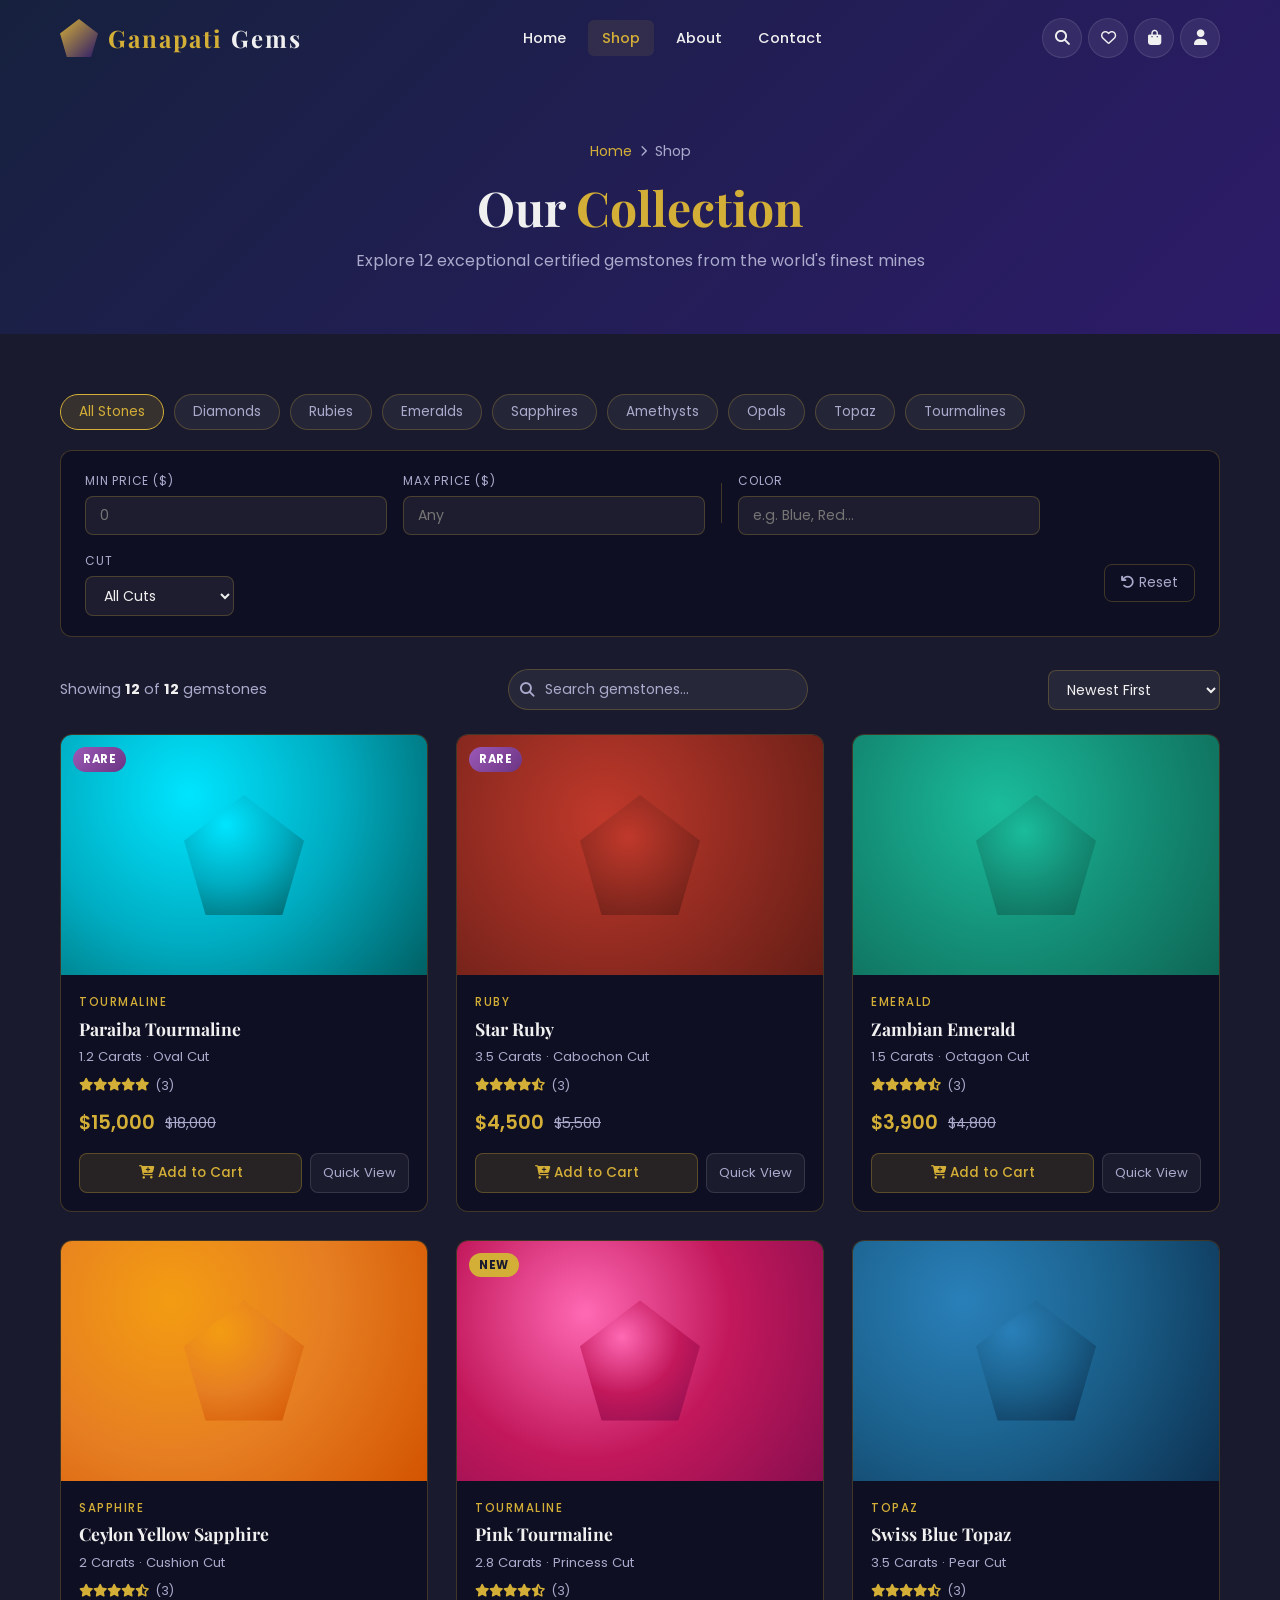
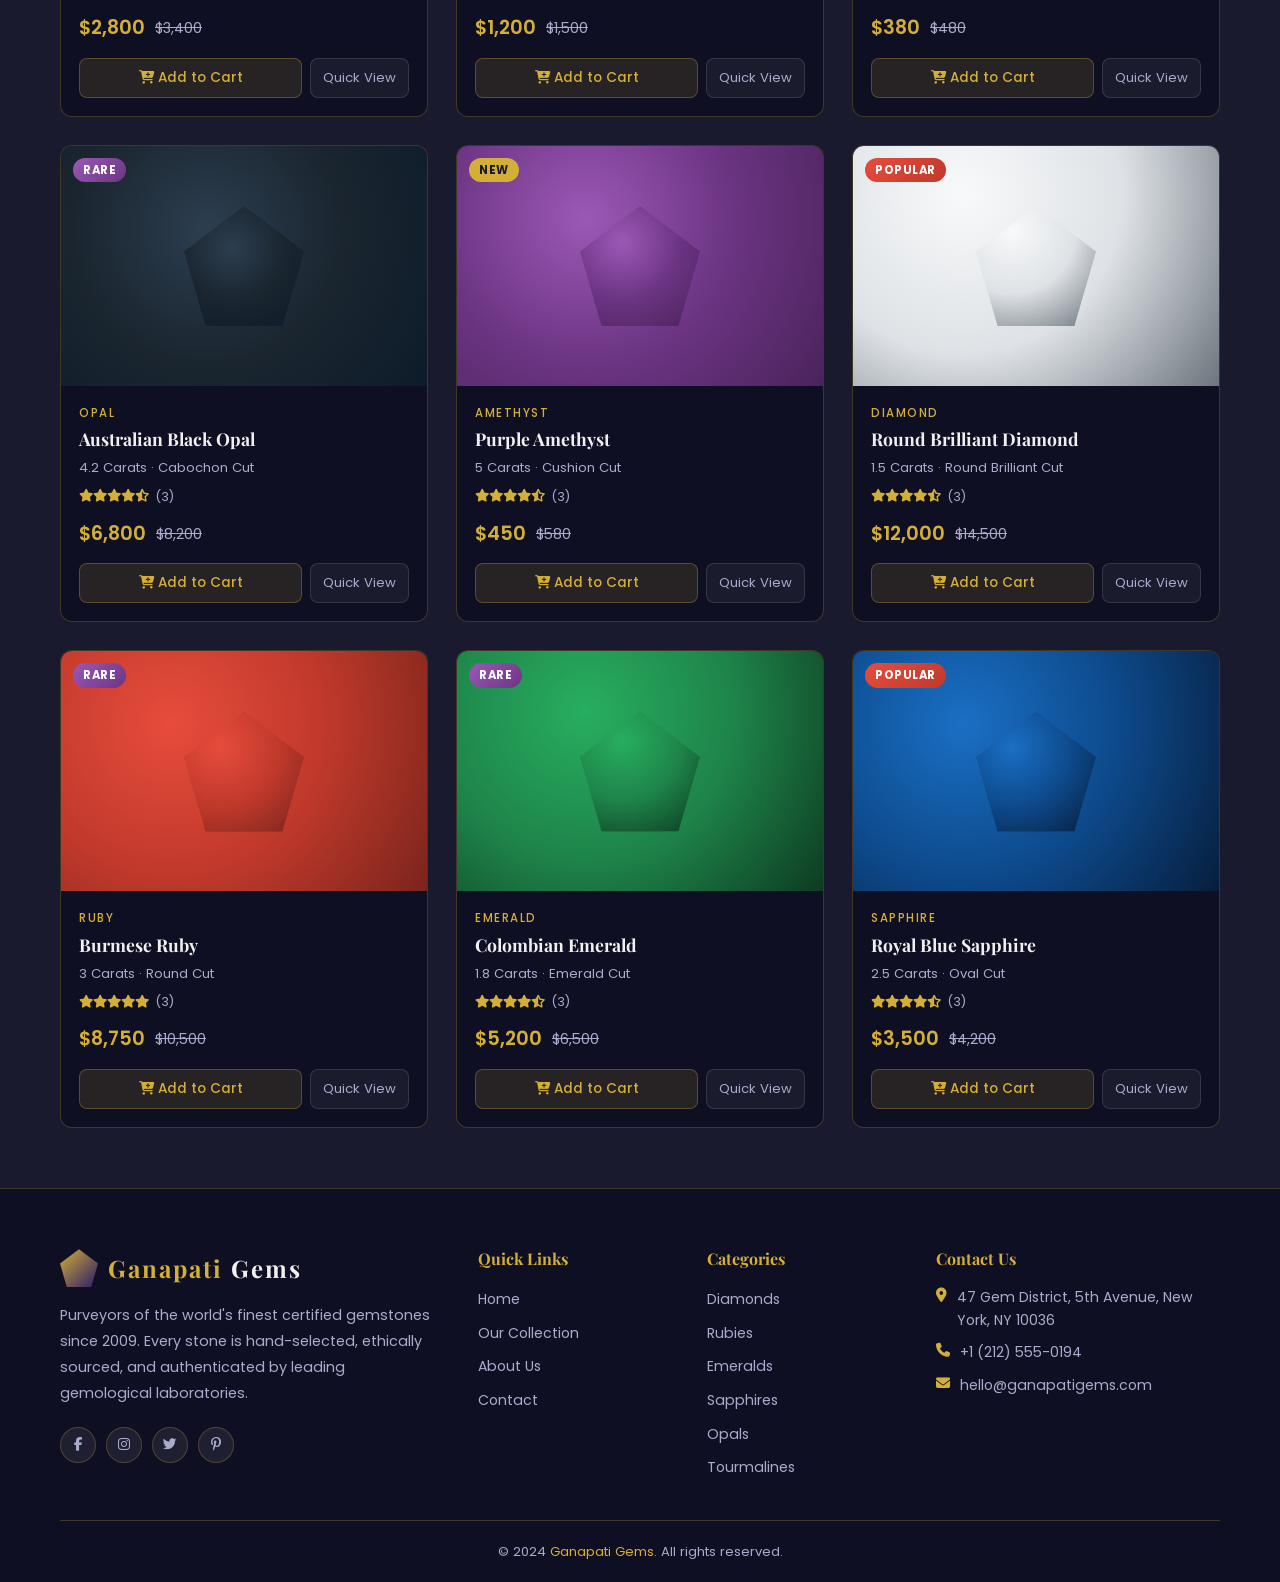
<file: shop.html>
<!DOCTYPE html>
<html lang="en">
<head>
  <meta charset="UTF-8" />
  <meta name="viewport" content="width=device-width, initial-scale=1.0" />
  <title>Shop — Ganapati Gems</title>
  <meta name="description" content="Browse our full collection of certified gemstones. Filter by category, price, color and more." />
  <link rel="stylesheet" href="css/style.css" />
  <link rel="preconnect" href="https://fonts.googleapis.com" />
  <link rel="preconnect" href="https://fonts.gstatic.com" crossorigin />
  <link href="https://fonts.googleapis.com/css2?family=Playfair+Display:ital,wght@0,400;0,600;0,700;1,400&family=Poppins:wght@300;400;500;600&display=swap" rel="stylesheet" />
  <link rel="stylesheet" href="https://cdnjs.cloudflare.com/ajax/libs/font-awesome/6.5.0/css/all.min.css" crossorigin="anonymous" />
</head>
<body>

<!-- Page Loader -->
<div id="page-loader"><div class="loader-gem"></div></div>

<!-- Navbar -->
<nav class="navbar scrolled" role="navigation" aria-label="Main navigation">
  <div class="nav-container">
    <a href="index.html" class="nav-logo" aria-label="Ganapati Gems Home">
      <div class="logo-gem" aria-hidden="true"></div>
      <span class="logo-text">Ganapati <span>Gems</span></span>
    </a>
    <ul class="nav-links" role="list">
      <li><a href="index.html">Home</a></li>
      <li><a href="shop.html" class="active">Shop</a></li>
      <li><a href="about.html">About</a></li>
      <li><a href="contact.html">Contact</a></li>
    </ul>
    <div class="nav-actions">
      <a href="shop.html" class="nav-icon-btn" title="Search" aria-label="Search"><i class="fas fa-search"></i></a>
      <a href="shop.html" class="nav-icon-btn" title="Wishlist" aria-label="Wishlist"><i class="far fa-heart"></i></a>
      <a href="cart.html" class="nav-icon-btn cart-btn" title="Cart" aria-label="Cart">
        <i class="fas fa-shopping-bag"></i>
        <span class="cart-badge" aria-live="polite"></span>
      </a>
      <a href="login.html" class="nav-icon-btn user-btn" title="Account" aria-label="Account"><i class="fas fa-user"></i></a>
    </div>
    <button class="hamburger" aria-label="Toggle mobile menu" aria-expanded="false">
      <span></span><span></span><span></span>
    </button>
  </div>
</nav>
<nav class="mobile-menu" aria-label="Mobile navigation">
  <a href="index.html">Home</a>
  <a href="shop.html">Shop</a>
  <a href="about.html">About</a>
  <a href="contact.html">Contact</a>
  <a href="cart.html"><i class="fas fa-shopping-bag"></i> Cart</a>
  <a href="login.html"><i class="fas fa-user"></i> Account</a>
</nav>

<!-- Page Hero -->
<section class="page-hero">
  <div class="container">
    <nav class="breadcrumb" aria-label="Breadcrumb">
      <a href="index.html">Home</a>
      <i class="fas fa-chevron-right"></i>
      <span>Shop</span>
    </nav>
    <h1>Our <span class="gold-text">Collection</span></h1>
    <p>Explore 12 exceptional certified gemstones from the world's finest mines</p>
  </div>
</section>

<!-- Shop Section -->
<section class="shop-section">
  <div class="container">

    <!-- Category Buttons -->
    <div class="category-filter-row" role="group" aria-label="Filter by category">
      <button class="cat-btn active" data-cat="all">All Stones</button>
      <button class="cat-btn" data-cat="diamond">Diamonds</button>
      <button class="cat-btn" data-cat="ruby">Rubies</button>
      <button class="cat-btn" data-cat="emerald">Emeralds</button>
      <button class="cat-btn" data-cat="sapphire">Sapphires</button>
      <button class="cat-btn" data-cat="amethyst">Amethysts</button>
      <button class="cat-btn" data-cat="opal">Opals</button>
      <button class="cat-btn" data-cat="topaz">Topaz</button>
      <button class="cat-btn" data-cat="tourmaline">Tourmalines</button>
    </div>

    <!-- Advanced Filters -->
    <div class="filter-bar">
      <div class="filter-row">
        <div class="filter-group">
          <label for="min-price">Min Price ($)</label>
          <input type="number" id="min-price" class="filter-input" placeholder="0" min="0" aria-label="Minimum price" />
        </div>
        <div class="filter-group">
          <label for="max-price">Max Price ($)</label>
          <input type="number" id="max-price" class="filter-input" placeholder="Any" min="0" aria-label="Maximum price" />
        </div>
        <div class="filter-divider" aria-hidden="true"></div>
        <div class="filter-group">
          <label for="color-filter">Color</label>
          <input type="text" id="color-filter" class="filter-input" placeholder="e.g. Blue, Red..." aria-label="Filter by color" />
        </div>
        <div class="filter-group">
          <label for="cut-filter">Cut</label>
          <select id="cut-filter" class="filter-select" aria-label="Filter by cut">
            <option value="">All Cuts</option>
            <option value="Oval">Oval</option>
            <option value="Round">Round</option>
            <option value="Round Brilliant">Round Brilliant</option>
            <option value="Emerald">Emerald Cut</option>
            <option value="Cushion">Cushion</option>
            <option value="Pear">Pear</option>
            <option value="Princess">Princess</option>
            <option value="Cabochon">Cabochon</option>
            <option value="Octagon">Octagon</option>
          </select>
        </div>
        <div class="filter-actions">
          <button id="reset-filters" class="btn-filter-reset"><i class="fas fa-undo"></i> Reset</button>
        </div>
      </div>
    </div>

    <!-- Toolbar -->
    <div class="shop-toolbar">
      <p class="results-count" id="results-count">Loading...</p>
      <div class="search-input-wrap">
        <i class="fas fa-search" aria-hidden="true"></i>
        <input type="search" id="search-input" class="search-input" placeholder="Search gemstones..." aria-label="Search gemstones" />
      </div>
      <div class="filter-group">
        <select id="sort-select" class="filter-select" aria-label="Sort products">
          <option value="newest">Newest First</option>
          <option value="price-asc">Price: Low to High</option>
          <option value="price-desc">Price: High to Low</option>
          <option value="name-asc">Name A–Z</option>
          <option value="rating">Top Rated</option>
        </select>
      </div>
    </div>

    <!-- Products Grid -->
    <div class="products-grid" id="products-grid">
      <div class="no-products"><i class="fas fa-circle-notch fa-spin" style="font-size:2rem;color:var(--gold)"></i></div>
    </div>

  </div>
</section>

<!-- Quick View Modal -->
<div id="quick-view-modal" class="modal-overlay" role="dialog" aria-modal="true" aria-label="Quick view">
  <div class="modal-box">
    <button class="modal-close" aria-label="Close modal" onclick="document.getElementById('quick-view-modal').classList.remove('open')"><i class="fas fa-times"></i></button>
    <div class="modal-body">
      <div class="modal-img-side">
        <div class="modal-gem-shape"></div>
      </div>
      <div class="modal-info-side">
        <div class="modal-category"></div>
        <h2 class="modal-name"></h2>
        <div class="modal-price"></div>
        <div class="stars modal-rating" style="margin-bottom:14px;font-size:0.9rem"></div>
        <p class="modal-desc"></p>
        <div class="modal-specs">
          <div class="spec-item"><span class="spec-label">Carat: </span><span class="spec-value modal-carat"></span></div>
          <div class="spec-item"><span class="spec-label">Cut: </span><span class="spec-value modal-cut"></span></div>
          <div class="spec-item"><span class="spec-label">Color: </span><span class="spec-value modal-color"></span></div>
          <div class="spec-item"><span class="spec-label">Origin: </span><span class="spec-value modal-origin"></span></div>
          <div class="spec-item" style="grid-column:1/-1"><span class="spec-label">Cert: </span><span class="spec-value modal-cert"></span></div>
        </div>
        <div class="modal-actions">
          <button class="btn btn-primary modal-add-cart"><i class="fas fa-cart-plus"></i> Add to Cart</button>
          <a href="#" class="btn btn-outline modal-view-link">View Details</a>
        </div>
      </div>
    </div>
  </div>
</div>

<!-- Footer -->
<footer class="footer" role="contentinfo">
  <div class="container">
    <div class="footer-grid">
      <div class="footer-col">
        <div class="footer-logo">
          <a href="index.html" class="nav-logo"><div class="logo-gem"></div><span class="logo-text">Ganapati <span>Gems</span></span></a>
        </div>
        <p class="footer-desc">Purveyors of the world's finest certified gemstones since 2009. Every stone is hand-selected, ethically sourced, and authenticated by leading gemological laboratories.</p>
        <div class="footer-social">
          <a href="#" class="social-link" aria-label="Facebook"><i class="fab fa-facebook-f"></i></a>
          <a href="#" class="social-link" aria-label="Instagram"><i class="fab fa-instagram"></i></a>
          <a href="#" class="social-link" aria-label="Twitter"><i class="fab fa-twitter"></i></a>
          <a href="#" class="social-link" aria-label="Pinterest"><i class="fab fa-pinterest-p"></i></a>
        </div>
      </div>
      <div class="footer-col">
        <h4>Quick Links</h4>
        <ul class="footer-links">
          <li><a href="index.html">Home</a></li>
          <li><a href="shop.html">Our Collection</a></li>
          <li><a href="about.html">About Us</a></li>
          <li><a href="contact.html">Contact</a></li>
        </ul>
      </div>
      <div class="footer-col">
        <h4>Categories</h4>
        <ul class="footer-links">
          <li><a href="shop.html?category=diamond">Diamonds</a></li>
          <li><a href="shop.html?category=ruby">Rubies</a></li>
          <li><a href="shop.html?category=emerald">Emeralds</a></li>
          <li><a href="shop.html?category=sapphire">Sapphires</a></li>
          <li><a href="shop.html?category=opal">Opals</a></li>
          <li><a href="shop.html?category=tourmaline">Tourmalines</a></li>
        </ul>
      </div>
      <div class="footer-col">
        <h4>Contact Us</h4>
        <div class="footer-contact">
          <div class="contact-item"><i class="fas fa-map-marker-alt"></i><span>47 Gem District, 5th Avenue, New York, NY 10036</span></div>
          <div class="contact-item"><i class="fas fa-phone"></i><span>+1 (212) 555-0194</span></div>
          <div class="contact-item"><i class="fas fa-envelope"></i><span>hello@ganapatigems.com</span></div>
        </div>
      </div>
    </div>
    <div class="footer-bottom">
      <p>&copy; 2024 <a href="index.html">Ganapati Gems</a>. All rights reserved.</p>
    </div>
  </div>
</footer>

<button id="back-to-top" aria-label="Back to top"><i class="fas fa-chevron-up"></i></button>
<div id="toast-container" aria-live="polite"></div>

<script src="js/products.js"></script>
<script src="js/cart.js"></script>
<script src="js/main.js"></script>
<script src="js/shop.js"></script>
<script>
  // Close modal on overlay click
  document.getElementById('quick-view-modal').addEventListener('click', function(e) {
    if (e.target === this) this.classList.remove('open');
  });
</script>
</body>
</html>
</file>
<file: css/style.css>
/* =============================================
   Ganapati Gems - Main Stylesheet
   ============================================= */

/* --- Google Fonts Import --- */
@import url('https://fonts.googleapis.com/css2?family=Playfair+Display:ital,wght@0,400;0,600;0,700;1,400&family=Poppins:wght@300;400;500;600&display=swap');

/* --- CSS Custom Properties --- */
:root {
  --primary: #2D1B69;
  --primary-light: #3d2589;
  --secondary: #4a2c9e;
  --gold: #D4AF37;
  --gold-light: #e8c84a;
  --gold-dark: #b8941f;
  --bg-dark: #1a1a2e;
  --bg-darker: #16213e;
  --bg-card: #0f0f23;
  --text-light: #f0f0f0;
  --text-muted: #aaaacc;
  --text-dark: #1a1a2e;
  --border-color: rgba(212, 175, 55, 0.25);
  --shadow: 0 8px 32px rgba(0, 0, 0, 0.4);
  --shadow-hover: 0 16px 48px rgba(45, 27, 105, 0.5);
  --radius: 12px;
  --radius-sm: 8px;
  --transition: all 0.3s ease;
  --font-heading: 'Playfair Display', serif;
  --font-body: 'Poppins', sans-serif;
}

/* --- Base Reset & Typography --- */
*, *::before, *::after { box-sizing: border-box; margin: 0; padding: 0; }

html { scroll-behavior: smooth; font-size: 16px; }

body {
  font-family: var(--font-body);
  background-color: var(--bg-dark);
  color: var(--text-light);
  line-height: 1.6;
  overflow-x: hidden;
}

h1, h2, h3, h4, h5, h6 {
  font-family: var(--font-heading);
  line-height: 1.2;
  font-weight: 700;
}

a { color: var(--gold); text-decoration: none; transition: var(--transition); }
a:hover { color: var(--gold-light); }

img { max-width: 100%; height: auto; display: block; }
ul { list-style: none; }

.container { max-width: 1200px; margin: 0 auto; padding: 0 20px; }
.section-padding { padding: 80px 0; }

.btn {
  display: inline-flex;
  align-items: center;
  gap: 8px;
  padding: 12px 28px;
  border-radius: 50px;
  font-family: var(--font-body);
  font-size: 0.95rem;
  font-weight: 500;
  cursor: pointer;
  border: none;
  transition: var(--transition);
  text-decoration: none;
  white-space: nowrap;
}
.btn-primary {
  background: linear-gradient(135deg, var(--gold), var(--gold-dark));
  color: var(--bg-dark);
  font-weight: 600;
  box-shadow: 0 4px 15px rgba(212, 175, 55, 0.3);
}
.btn-primary:hover {
  background: linear-gradient(135deg, var(--gold-light), var(--gold));
  color: var(--bg-dark);
  transform: translateY(-2px);
  box-shadow: 0 8px 25px rgba(212, 175, 55, 0.5);
}
.btn-outline {
  background: transparent;
  color: var(--gold);
  border: 2px solid var(--gold);
}
.btn-outline:hover {
  background: var(--gold);
  color: var(--bg-dark);
  transform: translateY(-2px);
}
.btn-danger {
  background: rgba(220, 53, 69, 0.15);
  color: #dc3545;
  border: 1px solid rgba(220, 53, 69, 0.3);
  padding: 8px 16px;
  border-radius: var(--radius-sm);
}
.btn-danger:hover { background: #dc3545; color: #fff; }

.section-title {
  font-family: var(--font-heading);
  font-size: clamp(1.8rem, 4vw, 2.8rem);
  color: var(--text-light);
  text-align: center;
  margin-bottom: 12px;
}
.section-subtitle {
  text-align: center;
  color: var(--text-muted);
  font-size: 1rem;
  margin-bottom: 50px;
}
.gold-text { color: var(--gold); }
.divider {
  width: 60px;
  height: 3px;
  background: linear-gradient(90deg, var(--gold), var(--gold-light));
  margin: 12px auto 0;
  border-radius: 2px;
}

/* --- Loading Overlay --- */
#page-loader {
  position: fixed; inset: 0;
  background: var(--bg-darker);
  display: flex; align-items: center; justify-content: center;
  z-index: 9999;
  transition: opacity 0.5s ease;
}
#page-loader.hidden { opacity: 0; pointer-events: none; }
.loader-gem {
  width: 60px; height: 60px;
  background: linear-gradient(135deg, var(--primary), var(--gold));
  clip-path: polygon(50% 0%, 100% 38%, 82% 100%, 18% 100%, 0% 38%);
  animation: loaderSpin 1.2s ease-in-out infinite;
}
@keyframes loaderSpin {
  0%, 100% { transform: rotate(0deg) scale(1); }
  50% { transform: rotate(180deg) scale(1.2); }
}

/* =============================================
   NAVBAR
   ============================================= */
.navbar {
  position: fixed;
  top: 0; left: 0; right: 0;
  z-index: 1000;
  padding: 18px 0;
  transition: var(--transition);
  background: transparent;
}
.navbar.scrolled {
  background: rgba(22, 21, 62, 0.97);
  backdrop-filter: blur(12px);
  padding: 12px 0;
  box-shadow: 0 4px 20px rgba(0,0,0,0.4);
}
.nav-container {
  max-width: 1200px; margin: 0 auto; padding: 0 20px;
  display: flex; align-items: center; justify-content: space-between;
}
.nav-logo {
  display: flex; align-items: center; gap: 10px;
  text-decoration: none;
}
.logo-gem {
  width: 38px; height: 38px;
  background: linear-gradient(135deg, var(--gold), var(--primary));
  clip-path: polygon(50% 0%, 100% 38%, 82% 100%, 18% 100%, 0% 38%);
  flex-shrink: 0;
}
.logo-text {
  font-family: var(--font-heading);
  font-size: 1.5rem;
  font-weight: 700;
  color: var(--gold);
  letter-spacing: 2px;
}
.logo-text span { color: var(--text-light); }

.nav-links {
  display: flex; align-items: center; gap: 8px;
}
.nav-links a {
  color: var(--text-light);
  font-size: 0.9rem;
  font-weight: 500;
  padding: 8px 14px;
  border-radius: 6px;
  transition: var(--transition);
}
.nav-links a:hover, .nav-links a.active {
  color: var(--gold);
  background: rgba(212, 175, 55, 0.1);
}

.nav-actions {
  display: flex; align-items: center; gap: 6px;
}
.nav-icon-btn {
  position: relative;
  background: rgba(255,255,255,0.07);
  border: 1px solid rgba(255,255,255,0.1);
  color: var(--text-light);
  width: 40px; height: 40px;
  border-radius: 50%;
  display: flex; align-items: center; justify-content: center;
  cursor: pointer;
  transition: var(--transition);
  text-decoration: none;
  font-size: 0.95rem;
}
.nav-icon-btn:hover {
  background: rgba(212, 175, 55, 0.15);
  border-color: var(--gold);
  color: var(--gold);
}
.cart-badge {
  position: absolute;
  top: -4px; right: -4px;
  background: var(--gold);
  color: var(--bg-dark);
  font-size: 0.6rem;
  font-weight: 700;
  width: 18px; height: 18px;
  border-radius: 50%;
  display: flex; align-items: center; justify-content: center;
  display: none;
}
.cart-badge.visible { display: flex; }

.hamburger {
  display: none;
  flex-direction: column;
  gap: 5px;
  cursor: pointer;
  background: none;
  border: none;
  padding: 4px;
}
.hamburger span {
  width: 24px; height: 2px;
  background: var(--text-light);
  border-radius: 2px;
  transition: var(--transition);
  display: block;
}
.hamburger.active span:nth-child(1) { transform: translateY(7px) rotate(45deg); }
.hamburger.active span:nth-child(2) { opacity: 0; transform: scaleX(0); }
.hamburger.active span:nth-child(3) { transform: translateY(-7px) rotate(-45deg); }

.mobile-menu {
  display: none;
  position: fixed;
  top: 70px; left: 0; right: 0;
  background: rgba(22, 21, 62, 0.98);
  backdrop-filter: blur(12px);
  padding: 20px;
  z-index: 999;
  flex-direction: column;
  gap: 4px;
  border-bottom: 1px solid var(--border-color);
}
.mobile-menu.open { display: flex; }
.mobile-menu a {
  color: var(--text-light);
  padding: 12px 16px;
  border-radius: var(--radius-sm);
  font-weight: 500;
  transition: var(--transition);
}
.mobile-menu a:hover { color: var(--gold); background: rgba(212,175,55,0.1); }

/* =============================================
   HERO SECTION
   ============================================= */
.hero {
  min-height: 100vh;
  display: flex; align-items: center;
  position: relative;
  overflow: hidden;
  background: linear-gradient(135deg, var(--bg-darker) 0%, var(--primary) 50%, var(--bg-dark) 100%);
}
.hero::before {
  content: '';
  position: absolute; inset: 0;
  background:
    radial-gradient(ellipse at 20% 50%, rgba(212,175,55,0.12) 0%, transparent 60%),
    radial-gradient(ellipse at 80% 20%, rgba(45,27,105,0.6) 0%, transparent 60%);
}
.hero-content {
  position: relative; z-index: 1;
  max-width: 680px;
}
.hero-badge {
  display: inline-flex; align-items: center; gap: 8px;
  background: rgba(212,175,55,0.15);
  border: 1px solid rgba(212,175,55,0.4);
  color: var(--gold);
  padding: 6px 16px;
  border-radius: 50px;
  font-size: 0.82rem;
  font-weight: 500;
  letter-spacing: 1px;
  text-transform: uppercase;
  margin-bottom: 24px;
}
.hero h1 {
  font-size: clamp(2.2rem, 5vw, 3.8rem);
  color: var(--text-light);
  margin-bottom: 20px;
  line-height: 1.15;
}
.hero h1 .highlight {
  background: linear-gradient(135deg, var(--gold), var(--gold-light));
  -webkit-background-clip: text;
  -webkit-text-fill-color: transparent;
  background-clip: text;
}
.hero p {
  font-size: 1.1rem;
  color: var(--text-muted);
  margin-bottom: 36px;
  line-height: 1.8;
}
.hero-cta { display: flex; gap: 16px; flex-wrap: wrap; }

/* Sparkle animations */
.sparkles {
  position: absolute; inset: 0; pointer-events: none; overflow: hidden;
}
.sparkle {
  position: absolute;
  width: 4px; height: 4px;
  background: var(--gold);
  border-radius: 50%;
  animation: sparkleFloat var(--dur, 4s) ease-in-out infinite;
  animation-delay: var(--delay, 0s);
  opacity: 0;
}
.sparkle::after {
  content: '✦';
  position: absolute;
  top: -8px; left: -8px;
  font-size: 20px;
  color: var(--gold);
  opacity: 0.6;
}
@keyframes sparkleFloat {
  0% { transform: translateY(100vh) rotate(0deg); opacity: 0; }
  10% { opacity: 1; }
  90% { opacity: 0.5; }
  100% { transform: translateY(-100px) rotate(720deg); opacity: 0; }
}

.hero-gems-visual {
  position: absolute; right: -20px; top: 50%;
  transform: translateY(-50%);
  width: 520px; height: 520px;
  pointer-events: none;
  display: flex; align-items: center; justify-content: center;
}
.floating-gem {
  position: absolute;
  border-radius: 50% 30% 50% 30%;
  animation: floatGem var(--dur, 6s) ease-in-out infinite;
  animation-delay: var(--delay, 0s);
  opacity: 0.7;
  box-shadow: 0 0 40px rgba(212,175,55,0.2);
}
@keyframes floatGem {
  0%, 100% { transform: translateY(0) rotate(var(--rot, 0deg)); }
  50% { transform: translateY(-20px) rotate(calc(var(--rot, 0deg) + 10deg)); }
}

/* =============================================
   FEATURED PRODUCTS
   ============================================= */
.featured-section { background: var(--bg-darker); }

/* Product Grid */
.products-grid {
  display: grid;
  grid-template-columns: repeat(auto-fill, minmax(280px, 1fr));
  gap: 28px;
}

/* Product Card */
.product-card {
  background: var(--bg-card);
  border: 1px solid var(--border-color);
  border-radius: var(--radius);
  overflow: hidden;
  transition: var(--transition);
  position: relative;
  cursor: pointer;
}
.product-card:hover {
  transform: translateY(-6px);
  box-shadow: var(--shadow-hover);
  border-color: rgba(212,175,55,0.5);
}
.product-img-wrap {
  position: relative;
  height: 240px;
  overflow: hidden;
}
.product-img-wrap .gem-img {
  width: 100%; height: 100%;
  display: flex; align-items: center; justify-content: center;
  transition: transform 0.5s ease;
}
.product-card:hover .gem-img { transform: scale(1.06); }

.gem-shape {
  width: 120px; height: 120px;
  clip-path: polygon(50% 0%, 100% 38%, 82% 100%, 18% 100%, 0% 38%);
  filter: drop-shadow(0 4px 20px rgba(0,0,0,0.5));
  transition: var(--transition);
}
.product-card:hover .gem-shape {
  filter: drop-shadow(0 8px 30px rgba(212,175,55,0.4));
  transform: rotate(5deg) scale(1.1);
}

.product-badge {
  position: absolute;
  top: 12px; left: 12px;
  background: var(--gold);
  color: var(--bg-dark);
  font-size: 0.72rem;
  font-weight: 700;
  padding: 3px 10px;
  border-radius: 50px;
  text-transform: uppercase;
  letter-spacing: 0.5px;
}
.product-badge.rare { background: linear-gradient(135deg, #9b59b6, #6c3483); color: #fff; }
.product-badge.popular { background: linear-gradient(135deg, #e74c3c, #c0392b); color: #fff; }

.product-actions {
  position: absolute;
  top: 12px; right: 12px;
  display: flex; flex-direction: column; gap: 6px;
  opacity: 0; transform: translateX(10px);
  transition: var(--transition);
}
.product-card:hover .product-actions { opacity: 1; transform: translateX(0); }
.action-btn {
  width: 34px; height: 34px;
  background: rgba(22, 21, 62, 0.85);
  border: 1px solid var(--border-color);
  border-radius: 50%;
  color: var(--text-light);
  display: flex; align-items: center; justify-content: center;
  font-size: 0.85rem;
  cursor: pointer;
  transition: var(--transition);
}
.action-btn:hover { background: var(--gold); color: var(--bg-dark); border-color: var(--gold); }
.action-btn.wishlisted { color: #e74c3c; border-color: #e74c3c; }

.product-info { padding: 18px; }
.product-category {
  font-size: 0.72rem;
  text-transform: uppercase;
  letter-spacing: 1.5px;
  color: var(--gold);
  font-weight: 500;
  margin-bottom: 6px;
}
.product-name {
  font-family: var(--font-heading);
  font-size: 1.1rem;
  color: var(--text-light);
  margin-bottom: 6px;
  line-height: 1.3;
}
.product-carat {
  font-size: 0.82rem;
  color: var(--text-muted);
  margin-bottom: 8px;
}
.product-rating {
  display: flex; align-items: center; gap: 6px;
  margin-bottom: 12px;
}
.stars { color: var(--gold); font-size: 0.8rem; }
.rating-count { color: var(--text-muted); font-size: 0.78rem; }
.product-pricing {
  display: flex; align-items: center; gap: 10px;
  margin-bottom: 14px;
}
.product-price {
  font-size: 1.2rem;
  font-weight: 600;
  color: var(--gold);
}
.product-original-price {
  font-size: 0.88rem;
  color: var(--text-muted);
  text-decoration: line-through;
}
.product-card-footer {
  display: flex; gap: 8px;
}
.btn-add-cart {
  flex: 1;
  background: rgba(212,175,55,0.12);
  border: 1px solid rgba(212,175,55,0.3);
  color: var(--gold);
  padding: 9px 14px;
  border-radius: var(--radius-sm);
  font-size: 0.85rem;
  font-weight: 500;
  cursor: pointer;
  transition: var(--transition);
  font-family: var(--font-body);
}
.btn-add-cart:hover {
  background: var(--gold);
  color: var(--bg-dark);
  border-color: var(--gold);
}
.btn-quick-view {
  background: rgba(255,255,255,0.05);
  border: 1px solid rgba(255,255,255,0.12);
  color: var(--text-muted);
  padding: 9px 12px;
  border-radius: var(--radius-sm);
  font-size: 0.82rem;
  cursor: pointer;
  transition: var(--transition);
  font-family: var(--font-body);
  white-space: nowrap;
}
.btn-quick-view:hover { background: rgba(255,255,255,0.12); color: var(--text-light); }

/* =============================================
   CATEGORIES SECTION
   ============================================= */
.categories-section { background: var(--bg-dark); }
.categories-grid {
  display: grid;
  grid-template-columns: repeat(auto-fill, minmax(160px, 1fr));
  gap: 20px;
}
.category-card {
  border-radius: var(--radius);
  overflow: hidden;
  position: relative;
  height: 180px;
  cursor: pointer;
  transition: var(--transition);
  border: 1px solid var(--border-color);
  text-decoration: none;
  display: flex; flex-direction: column;
  align-items: center; justify-content: center;
  gap: 12px;
}
.category-card:hover {
  transform: translateY(-5px) scale(1.02);
  box-shadow: var(--shadow-hover);
  border-color: rgba(212,175,55,0.5);
}
.category-icon {
  width: 64px; height: 64px;
  clip-path: polygon(50% 0%, 100% 38%, 82% 100%, 18% 100%, 0% 38%);
  transition: var(--transition);
}
.category-card:hover .category-icon { transform: rotate(10deg) scale(1.15); }
.category-name {
  font-family: var(--font-heading);
  font-size: 1rem;
  font-weight: 600;
  color: var(--text-light);
  text-align: center;
  position: relative; z-index: 1;
}
.category-count {
  font-size: 0.75rem;
  color: var(--gold);
  position: relative; z-index: 1;
}

/* =============================================
   TESTIMONIALS
   ============================================= */
.testimonials-section { background: var(--bg-darker); }
.testimonials-grid {
  display: grid;
  grid-template-columns: repeat(auto-fill, minmax(300px, 1fr));
  gap: 28px;
}
.testimonial-card {
  background: var(--bg-card);
  border: 1px solid var(--border-color);
  border-radius: var(--radius);
  padding: 28px;
  position: relative;
}
.testimonial-card::before {
  content: '"';
  position: absolute;
  top: 16px; left: 22px;
  font-family: var(--font-heading);
  font-size: 5rem;
  color: var(--gold);
  opacity: 0.15;
  line-height: 1;
}
.testimonial-text {
  color: var(--text-muted);
  font-size: 0.95rem;
  line-height: 1.8;
  margin-bottom: 20px;
  padding-top: 20px;
}
.testimonial-author { display: flex; align-items: center; gap: 12px; }
.author-avatar {
  width: 48px; height: 48px;
  border-radius: 50%;
  display: flex; align-items: center; justify-content: center;
  font-family: var(--font-heading);
  font-size: 1.2rem;
  color: var(--bg-dark);
  font-weight: 700;
  flex-shrink: 0;
}
.author-name {
  font-weight: 600;
  color: var(--text-light);
  font-size: 0.95rem;
}
.author-location { font-size: 0.78rem; color: var(--text-muted); }

/* =============================================
   NEWSLETTER
   ============================================= */
.newsletter-section {
  background: linear-gradient(135deg, var(--primary), var(--bg-darker));
  border-top: 1px solid var(--border-color);
  border-bottom: 1px solid var(--border-color);
}
.newsletter-inner {
  display: flex; flex-direction: column; align-items: center;
  text-align: center; gap: 24px;
}
.newsletter-section h2 { font-size: clamp(1.6rem, 3vw, 2.2rem); }
.newsletter-form { display: flex; gap: 12px; width: 100%; max-width: 500px; }
.newsletter-form input {
  flex: 1;
  background: rgba(255,255,255,0.07);
  border: 1px solid var(--border-color);
  border-radius: 50px;
  padding: 13px 22px;
  color: var(--text-light);
  font-family: var(--font-body);
  font-size: 0.95rem;
  outline: none;
  transition: var(--transition);
}
.newsletter-form input:focus { border-color: var(--gold); background: rgba(255,255,255,0.1); }
.newsletter-form input::placeholder { color: var(--text-muted); }

/* =============================================
   FOOTER
   ============================================= */
.footer {
  background: var(--bg-card);
  border-top: 1px solid var(--border-color);
  padding: 60px 0 0;
}
.footer-grid {
  display: grid;
  grid-template-columns: 2fr 1fr 1fr 1.5fr;
  gap: 40px;
  padding-bottom: 40px;
  border-bottom: 1px solid var(--border-color);
}
.footer-logo { margin-bottom: 16px; }
.footer-desc {
  color: var(--text-muted);
  font-size: 0.9rem;
  line-height: 1.8;
  margin-bottom: 20px;
}
.footer-social { display: flex; gap: 10px; }
.social-link {
  width: 36px; height: 36px;
  background: rgba(255,255,255,0.07);
  border: 1px solid var(--border-color);
  border-radius: 50%;
  display: flex; align-items: center; justify-content: center;
  color: var(--text-muted);
  font-size: 0.85rem;
  transition: var(--transition);
}
.social-link:hover { background: var(--gold); color: var(--bg-dark); border-color: var(--gold); }
.footer-col h4 {
  font-family: var(--font-heading);
  color: var(--gold);
  font-size: 1rem;
  margin-bottom: 18px;
}
.footer-links { display: flex; flex-direction: column; gap: 8px; }
.footer-links a { color: var(--text-muted); font-size: 0.88rem; transition: var(--transition); }
.footer-links a:hover { color: var(--gold); padding-left: 4px; }
.footer-contact { display: flex; flex-direction: column; gap: 10px; }
.contact-item { display: flex; align-items: flex-start; gap: 10px; color: var(--text-muted); font-size: 0.88rem; }
.contact-item i { color: var(--gold); margin-top: 2px; flex-shrink: 0; }
.footer-bottom {
  text-align: center;
  padding: 20px 0;
  color: var(--text-muted);
  font-size: 0.82rem;
}
.footer-bottom a { color: var(--gold); }

/* =============================================
   SHOP PAGE
   ============================================= */
.page-hero {
  padding: 140px 0 60px;
  background: linear-gradient(135deg, var(--bg-darker), var(--primary));
  text-align: center;
}
.page-hero h1 { font-size: clamp(2rem, 4vw, 3rem); margin-bottom: 12px; }
.page-hero p { color: var(--text-muted); }
.breadcrumb { display: flex; align-items: center; justify-content: center; gap: 8px; margin-bottom: 16px; font-size: 0.88rem; color: var(--text-muted); }
.breadcrumb a { color: var(--gold); }
.breadcrumb i { font-size: 0.7rem; }

.shop-section { padding: 60px 0; background: var(--bg-dark); }
.filter-bar {
  background: var(--bg-card);
  border: 1px solid var(--border-color);
  border-radius: var(--radius);
  padding: 20px 24px;
  margin-bottom: 32px;
}
.filter-row {
  display: flex; align-items: center; gap: 16px;
  flex-wrap: wrap;
}
.filter-group { display: flex; flex-direction: column; gap: 6px; }
.filter-group label { font-size: 0.75rem; color: var(--text-muted); text-transform: uppercase; letter-spacing: 0.8px; }
.filter-input, .filter-select {
  background: rgba(255,255,255,0.06);
  border: 1px solid var(--border-color);
  border-radius: var(--radius-sm);
  color: var(--text-light);
  padding: 8px 14px;
  font-family: var(--font-body);
  font-size: 0.88rem;
  outline: none;
  transition: var(--transition);
  min-width: 120px;
}
.filter-input:focus, .filter-select:focus { border-color: var(--gold); }
.filter-select option { background: var(--bg-card); }
.filter-divider { width: 1px; height: 40px; background: var(--border-color); flex-shrink: 0; }
.filter-actions { display: flex; gap: 8px; margin-left: auto; align-items: flex-end; }
.btn-filter-reset {
  background: none;
  border: 1px solid var(--border-color);
  color: var(--text-muted);
  padding: 8px 16px;
  border-radius: var(--radius-sm);
  cursor: pointer;
  font-family: var(--font-body);
  font-size: 0.85rem;
  transition: var(--transition);
}
.btn-filter-reset:hover { border-color: var(--gold); color: var(--gold); }

.category-filter-row {
  display: flex; gap: 10px; flex-wrap: wrap;
  margin-bottom: 20px;
}
.cat-btn {
  background: rgba(255,255,255,0.05);
  border: 1px solid var(--border-color);
  color: var(--text-muted);
  padding: 7px 18px;
  border-radius: 50px;
  cursor: pointer;
  font-family: var(--font-body);
  font-size: 0.85rem;
  transition: var(--transition);
}
.cat-btn:hover, .cat-btn.active {
  background: rgba(212,175,55,0.15);
  border-color: var(--gold);
  color: var(--gold);
}

.shop-toolbar {
  display: flex; align-items: center; justify-content: space-between;
  margin-bottom: 24px; flex-wrap: wrap; gap: 12px;
}
.results-count { color: var(--text-muted); font-size: 0.9rem; }
.results-count strong { color: var(--text-light); }

.search-input-wrap {
  position: relative;
  flex: 1; max-width: 300px;
}
.search-input-wrap i {
  position: absolute; left: 12px; top: 50%;
  transform: translateY(-50%);
  color: var(--text-muted); font-size: 0.9rem;
}
.search-input {
  width: 100%;
  background: rgba(255,255,255,0.06);
  border: 1px solid var(--border-color);
  border-radius: 50px;
  padding: 9px 16px 9px 36px;
  color: var(--text-light);
  font-family: var(--font-body);
  font-size: 0.88rem;
  outline: none;
  transition: var(--transition);
}
.search-input:focus { border-color: var(--gold); }
.search-input::placeholder { color: var(--text-muted); }

.no-products {
  grid-column: 1/-1;
  text-align: center;
  padding: 80px 20px;
  color: var(--text-muted);
}
.no-products i { font-size: 3rem; color: var(--border-color); margin-bottom: 16px; }
.no-products h3 { font-family: var(--font-heading); color: var(--text-light); margin-bottom: 8px; }

/* =============================================
   QUICK VIEW MODAL
   ============================================= */
.modal-overlay {
  position: fixed; inset: 0;
  background: rgba(0,0,0,0.75);
  backdrop-filter: blur(6px);
  z-index: 2000;
  display: flex; align-items: center; justify-content: center;
  padding: 20px;
  opacity: 0; pointer-events: none;
  transition: opacity 0.3s ease;
}
.modal-overlay.open { opacity: 1; pointer-events: all; }
.modal-box {
  background: var(--bg-card);
  border: 1px solid var(--border-color);
  border-radius: var(--radius);
  max-width: 760px; width: 100%;
  max-height: 90vh;
  overflow-y: auto;
  transform: translateY(20px);
  transition: transform 0.3s ease;
  position: relative;
}
.modal-overlay.open .modal-box { transform: translateY(0); }
.modal-close {
  position: absolute; top: 16px; right: 16px;
  background: rgba(255,255,255,0.08);
  border: 1px solid var(--border-color);
  color: var(--text-light);
  width: 36px; height: 36px;
  border-radius: 50%;
  display: flex; align-items: center; justify-content: center;
  cursor: pointer;
  transition: var(--transition);
  z-index: 1;
}
.modal-close:hover { background: #dc3545; border-color: #dc3545; }
.modal-body { display: grid; grid-template-columns: 1fr 1fr; gap: 0; }
.modal-img-side {
  height: 320px;
  display: flex; align-items: center; justify-content: center;
  border-radius: var(--radius) 0 0 var(--radius);
}
.modal-gem-shape {
  width: 150px; height: 150px;
  clip-path: polygon(50% 0%, 100% 38%, 82% 100%, 18% 100%, 0% 38%);
  filter: drop-shadow(0 8px 24px rgba(0,0,0,0.5));
}
.modal-info-side { padding: 32px; }
.modal-category { font-size: 0.75rem; text-transform: uppercase; letter-spacing: 1.5px; color: var(--gold); margin-bottom: 8px; }
.modal-name { font-family: var(--font-heading); font-size: 1.5rem; margin-bottom: 8px; }
.modal-price { font-size: 1.4rem; font-weight: 600; color: var(--gold); margin-bottom: 16px; }
.modal-desc { color: var(--text-muted); font-size: 0.9rem; line-height: 1.7; margin-bottom: 20px; }
.modal-specs { display: grid; grid-template-columns: 1fr 1fr; gap: 8px; margin-bottom: 20px; }
.spec-item { font-size: 0.82rem; }
.spec-label { color: var(--text-muted); }
.spec-value { color: var(--text-light); font-weight: 500; }
.modal-actions { display: flex; gap: 10px; }

/* =============================================
   PRODUCT DETAIL PAGE
   ============================================= */
.product-detail-section { padding: 120px 0 60px; background: var(--bg-dark); }
.product-detail-grid {
  display: grid;
  grid-template-columns: 1fr 1fr;
  gap: 60px;
  align-items: start;
}
.product-gallery { position: sticky; top: 100px; }
.main-image-box {
  height: 400px;
  border-radius: var(--radius);
  display: flex; align-items: center; justify-content: center;
  margin-bottom: 16px;
  border: 1px solid var(--border-color);
  position: relative;
  overflow: hidden;
}
.main-gem {
  width: 200px; height: 200px;
  clip-path: polygon(50% 0%, 100% 38%, 82% 100%, 18% 100%, 0% 38%);
  filter: drop-shadow(0 8px 30px rgba(0,0,0,0.5));
  transition: all 0.5s ease;
}
.thumbnails-row {
  display: flex; gap: 10px;
}
.thumbnail {
  flex: 1;
  height: 80px;
  border-radius: var(--radius-sm);
  border: 2px solid var(--border-color);
  cursor: pointer;
  display: flex; align-items: center; justify-content: center;
  transition: var(--transition);
  overflow: hidden;
}
.thumbnail.active, .thumbnail:hover { border-color: var(--gold); }
.thumb-gem {
  width: 40px; height: 40px;
  clip-path: polygon(50% 0%, 100% 38%, 82% 100%, 18% 100%, 0% 38%);
}

.product-detail-info .product-category-label { font-size: 0.78rem; text-transform: uppercase; letter-spacing: 1.5px; color: var(--gold); margin-bottom: 10px; }
.product-detail-info h1 { font-size: clamp(1.8rem, 3vw, 2.5rem); margin-bottom: 16px; }
.product-detail-pricing {
  display: flex; align-items: center; gap: 16px;
  margin-bottom: 20px;
}
.detail-price { font-size: 2rem; font-weight: 700; color: var(--gold); }
.detail-orig-price { font-size: 1.1rem; color: var(--text-muted); text-decoration: line-through; }
.detail-badge {
  background: var(--gold);
  color: var(--bg-dark);
  font-size: 0.72rem;
  font-weight: 700;
  padding: 3px 10px;
  border-radius: 50px;
  text-transform: uppercase;
}

.product-rating-row { display: flex; align-items: center; gap: 10px; margin-bottom: 24px; }
.product-detail-desc { color: var(--text-muted); line-height: 1.8; margin-bottom: 28px; }

.specs-grid { display: grid; grid-template-columns: 1fr 1fr; gap: 12px; margin-bottom: 28px; }
.spec-box {
  background: rgba(255,255,255,0.04);
  border: 1px solid var(--border-color);
  border-radius: var(--radius-sm);
  padding: 12px 14px;
}
.spec-box .label { font-size: 0.73rem; text-transform: uppercase; letter-spacing: 1px; color: var(--text-muted); margin-bottom: 4px; }
.spec-box .value { font-weight: 600; color: var(--text-light); font-size: 0.92rem; }

.qty-row { display: flex; align-items: center; gap: 16px; margin-bottom: 20px; }
.qty-label { font-size: 0.88rem; color: var(--text-muted); width: 70px; }
.qty-selector {
  display: flex; align-items: center;
  background: rgba(255,255,255,0.05);
  border: 1px solid var(--border-color);
  border-radius: var(--radius-sm);
  overflow: hidden;
}
.qty-btn {
  width: 36px; height: 36px;
  background: none;
  border: none;
  color: var(--text-light);
  cursor: pointer;
  font-size: 1.1rem;
  display: flex; align-items: center; justify-content: center;
  transition: var(--transition);
}
.qty-btn:hover { background: rgba(212,175,55,0.15); color: var(--gold); }
.qty-input {
  width: 50px;
  background: none;
  border: none;
  border-left: 1px solid var(--border-color);
  border-right: 1px solid var(--border-color);
  color: var(--text-light);
  text-align: center;
  font-family: var(--font-body);
  font-size: 1rem;
  padding: 0;
  height: 36px;
}
.qty-input:focus { outline: none; }

.detail-btns { display: flex; gap: 12px; flex-wrap: wrap; margin-bottom: 24px; }
.btn-wishlist {
  background: rgba(255,255,255,0.05);
  border: 1px solid var(--border-color);
  color: var(--text-muted);
  padding: 13px 20px;
  border-radius: 50px;
  cursor: pointer;
  font-family: var(--font-body);
  font-size: 0.9rem;
  display: flex; align-items: center; gap: 8px;
  transition: var(--transition);
}
.btn-wishlist:hover, .btn-wishlist.active { color: #e74c3c; border-color: #e74c3c; background: rgba(231,76,60,0.1); }

.certif-badge {
  display: inline-flex; align-items: center; gap: 8px;
  background: rgba(212,175,55,0.1);
  border: 1px solid rgba(212,175,55,0.3);
  color: var(--gold);
  padding: 8px 16px;
  border-radius: 50px;
  font-size: 0.82rem;
}

/* Tabs */
.tabs-section { padding: 60px 0; background: var(--bg-darker); }
.tabs-nav {
  display: flex; gap: 4px;
  border-bottom: 1px solid var(--border-color);
  margin-bottom: 36px;
}
.tab-btn {
  background: none;
  border: none;
  border-bottom: 3px solid transparent;
  color: var(--text-muted);
  padding: 12px 24px;
  cursor: pointer;
  font-family: var(--font-body);
  font-size: 0.95rem;
  font-weight: 500;
  transition: var(--transition);
  margin-bottom: -1px;
}
.tab-btn:hover { color: var(--text-light); }
.tab-btn.active { color: var(--gold); border-bottom-color: var(--gold); }
.tab-pane { display: none; }
.tab-pane.active { display: block; }

.specs-table { width: 100%; border-collapse: collapse; }
.specs-table tr { border-bottom: 1px solid var(--border-color); }
.specs-table td { padding: 12px 16px; font-size: 0.9rem; }
.specs-table td:first-child { color: var(--text-muted); width: 40%; }
.specs-table td:last-child { color: var(--text-light); font-weight: 500; }

.reviews-list { display: flex; flex-direction: column; gap: 20px; }
.review-card {
  background: var(--bg-card);
  border: 1px solid var(--border-color);
  border-radius: var(--radius);
  padding: 20px;
}
.review-header { display: flex; align-items: center; justify-content: space-between; margin-bottom: 10px; }
.reviewer { display: flex; align-items: center; gap: 10px; }
.reviewer-avatar {
  width: 40px; height: 40px;
  border-radius: 50%;
  display: flex; align-items: center; justify-content: center;
  font-weight: 700;
  font-size: 1rem;
  color: var(--bg-dark);
}
.reviewer-name { font-weight: 600; color: var(--text-light); font-size: 0.95rem; }
.review-date { font-size: 0.75rem; color: var(--text-muted); }
.review-text { color: var(--text-muted); font-size: 0.9rem; line-height: 1.7; }

/* =============================================
   CART PAGE
   ============================================= */
.cart-section { padding: 120px 0 60px; background: var(--bg-dark); }
.cart-grid { display: grid; grid-template-columns: 1fr 360px; gap: 36px; align-items: start; }
.cart-table-wrap {
  background: var(--bg-card);
  border: 1px solid var(--border-color);
  border-radius: var(--radius);
  overflow: hidden;
}
.cart-table { width: 100%; border-collapse: collapse; }
.cart-table th {
  padding: 16px 20px;
  text-align: left;
  font-size: 0.78rem;
  text-transform: uppercase;
  letter-spacing: 1px;
  color: var(--gold);
  font-weight: 500;
  border-bottom: 1px solid var(--border-color);
  background: rgba(212,175,55,0.05);
}
.cart-table td { padding: 16px 20px; border-bottom: 1px solid rgba(255,255,255,0.05); vertical-align: middle; }
.cart-item-cell { display: flex; align-items: center; gap: 16px; }
.cart-item-img {
  width: 64px; height: 64px;
  border-radius: var(--radius-sm);
  display: flex; align-items: center; justify-content: center;
  flex-shrink: 0;
}
.cart-gem {
  width: 36px; height: 36px;
  clip-path: polygon(50% 0%, 100% 38%, 82% 100%, 18% 100%, 0% 38%);
}
.cart-item-name { font-weight: 600; color: var(--text-light); font-size: 0.95rem; margin-bottom: 4px; }
.cart-item-desc { font-size: 0.78rem; color: var(--text-muted); }
.cart-price { color: var(--gold); font-weight: 600; }
.cart-subtotal { color: var(--text-light); font-weight: 600; }

.cart-summary-card {
  background: var(--bg-card);
  border: 1px solid var(--border-color);
  border-radius: var(--radius);
  padding: 28px;
  position: sticky; top: 100px;
}
.cart-summary-card h3 {
  font-family: var(--font-heading);
  font-size: 1.3rem;
  margin-bottom: 24px;
  padding-bottom: 16px;
  border-bottom: 1px solid var(--border-color);
}
.summary-line {
  display: flex; justify-content: space-between; align-items: center;
  margin-bottom: 14px;
  font-size: 0.92rem;
}
.summary-line .label { color: var(--text-muted); }
.summary-line .value { color: var(--text-light); font-weight: 500; }
.summary-total {
  display: flex; justify-content: space-between; align-items: center;
  padding: 16px 0;
  border-top: 1px solid var(--border-color);
  margin-top: 10px;
}
.summary-total .label { font-weight: 600; font-size: 1rem; }
.summary-total .value { font-size: 1.3rem; font-weight: 700; color: var(--gold); }
.shipping-note {
  font-size: 0.78rem;
  color: #27ae60;
  background: rgba(39,174,96,0.1);
  border: 1px solid rgba(39,174,96,0.2);
  border-radius: var(--radius-sm);
  padding: 8px 12px;
  margin: 12px 0 20px;
  text-align: center;
}
.cart-empty-state {
  text-align: center;
  padding: 80px 40px;
}
.cart-empty-state i { font-size: 4rem; color: var(--border-color); margin-bottom: 20px; }
.cart-empty-state h3 { font-family: var(--font-heading); font-size: 1.6rem; margin-bottom: 12px; }
.cart-empty-state p { color: var(--text-muted); margin-bottom: 28px; }

/* =============================================
   CHECKOUT PAGE
   ============================================= */
.checkout-section { padding: 120px 0 60px; background: var(--bg-dark); }
.checkout-grid { display: grid; grid-template-columns: 1fr 380px; gap: 40px; align-items: start; }

.form-card {
  background: var(--bg-card);
  border: 1px solid var(--border-color);
  border-radius: var(--radius);
  padding: 32px;
  margin-bottom: 24px;
}
.form-card h3 {
  font-family: var(--font-heading);
  font-size: 1.2rem;
  margin-bottom: 24px;
  padding-bottom: 14px;
  border-bottom: 1px solid var(--border-color);
  display: flex; align-items: center; gap: 10px;
}
.form-card h3 i { color: var(--gold); }
.form-grid-2 { display: grid; grid-template-columns: 1fr 1fr; gap: 16px; }
.form-group { margin-bottom: 16px; }
.form-group label { display: block; font-size: 0.82rem; color: var(--text-muted); margin-bottom: 6px; font-weight: 500; }
.form-control {
  width: 100%;
  background: rgba(255,255,255,0.05);
  border: 1px solid var(--border-color);
  border-radius: var(--radius-sm);
  padding: 11px 14px;
  color: var(--text-light);
  font-family: var(--font-body);
  font-size: 0.92rem;
  outline: none;
  transition: var(--transition);
}
.form-control:focus { border-color: var(--gold); background: rgba(255,255,255,0.08); }
.form-control::placeholder { color: rgba(170,170,204,0.5); }
.form-control.error { border-color: #dc3545; }
.error-msg { color: #dc3545; font-size: 0.75rem; margin-top: 4px; display: none; }
.error-msg.show { display: block; }

.payment-options { display: flex; flex-direction: column; gap: 12px; margin-bottom: 20px; }
.payment-option {
  display: flex; align-items: center; gap: 14px;
  background: rgba(255,255,255,0.04);
  border: 2px solid var(--border-color);
  border-radius: var(--radius-sm);
  padding: 14px 18px;
  cursor: pointer;
  transition: var(--transition);
}
.payment-option:has(input:checked),
.payment-option.selected { border-color: var(--gold); background: rgba(212,175,55,0.08); }
.payment-option input[type="radio"] { accent-color: var(--gold); }
.payment-option-label { flex: 1; font-weight: 500; font-size: 0.95rem; }
.payment-option-icon { font-size: 1.3rem; color: var(--gold); }

.cc-fields { display: none; }
.cc-fields.visible { display: block; }
.paypal-msg { display: none; background: rgba(0,112,240,0.1); border: 1px solid rgba(0,112,240,0.3); border-radius: var(--radius-sm); padding: 16px; color: #5ba3f5; font-size: 0.9rem; text-align: center; }
.paypal-msg.visible { display: block; }

.order-summary-card {
  background: var(--bg-card);
  border: 1px solid var(--border-color);
  border-radius: var(--radius);
  padding: 28px;
  position: sticky; top: 100px;
}
.order-summary-card h3 { font-family: var(--font-heading); font-size: 1.2rem; margin-bottom: 20px; padding-bottom: 14px; border-bottom: 1px solid var(--border-color); }
.order-item { display: flex; align-items: center; gap: 12px; margin-bottom: 14px; }
.order-item-img { width: 50px; height: 50px; border-radius: var(--radius-sm); display: flex; align-items: center; justify-content: center; flex-shrink: 0; }
.order-item-gem { width: 28px; height: 28px; clip-path: polygon(50% 0%, 100% 38%, 82% 100%, 18% 100%, 0% 38%); }
.order-item-info { flex: 1; }
.order-item-name { font-size: 0.88rem; font-weight: 600; color: var(--text-light); }
.order-item-qty { font-size: 0.75rem; color: var(--text-muted); }
.order-item-price { font-size: 0.92rem; font-weight: 600; color: var(--gold); }

/* Order Success Modal */
.success-modal .modal-box {
  max-width: 500px;
  text-align: center;
  padding: 48px 40px;
}
.success-icon {
  width: 80px; height: 80px;
  background: linear-gradient(135deg, #27ae60, #2ecc71);
  border-radius: 50%;
  display: flex; align-items: center; justify-content: center;
  font-size: 2rem;
  color: #fff;
  margin: 0 auto 24px;
}
.success-modal h2 { font-size: 1.8rem; margin-bottom: 12px; }
.success-modal p { color: var(--text-muted); margin-bottom: 8px; }
.order-number { font-size: 1.1rem; color: var(--gold); font-weight: 600; margin-bottom: 28px; }

/* =============================================
   LOGIN / REGISTER PAGE
   ============================================= */
.auth-section {
  min-height: 100vh;
  display: flex; align-items: center; justify-content: center;
  padding: 120px 20px 60px;
  background: linear-gradient(135deg, var(--bg-darker), var(--primary), var(--bg-dark));
}
.auth-card {
  background: var(--bg-card);
  border: 1px solid var(--border-color);
  border-radius: var(--radius);
  padding: 40px;
  width: 100%; max-width: 460px;
  box-shadow: var(--shadow);
}
.auth-logo { text-align: center; margin-bottom: 28px; }
.auth-tabs { display: flex; margin-bottom: 28px; background: rgba(255,255,255,0.04); border-radius: var(--radius-sm); padding: 4px; }
.auth-tab {
  flex: 1;
  background: none;
  border: none;
  color: var(--text-muted);
  padding: 10px;
  border-radius: 6px;
  cursor: pointer;
  font-family: var(--font-body);
  font-size: 0.92rem;
  font-weight: 500;
  transition: var(--transition);
}
.auth-tab.active { background: var(--primary); color: var(--gold); }
.auth-form { display: none; }
.auth-form.active { display: block; }
.auth-form h2 { font-family: var(--font-heading); font-size: 1.6rem; margin-bottom: 6px; }
.auth-form .subtitle { color: var(--text-muted); font-size: 0.88rem; margin-bottom: 24px; }

.password-wrap { position: relative; }
.password-toggle {
  position: absolute; right: 12px; top: 50%;
  transform: translateY(-50%);
  background: none; border: none;
  color: var(--text-muted); cursor: pointer;
  font-size: 0.9rem;
  padding: 4px;
}
.password-toggle:hover { color: var(--text-light); }

.auth-row {
  display: flex; align-items: center; justify-content: space-between;
  margin-bottom: 20px;
}
.remember-row { display: flex; align-items: center; gap: 8px; font-size: 0.85rem; color: var(--text-muted); }
.remember-row input { accent-color: var(--gold); }
.forgot-link { font-size: 0.85rem; color: var(--gold); }
.terms-row { display: flex; align-items: flex-start; gap: 8px; font-size: 0.82rem; color: var(--text-muted); margin-bottom: 20px; }
.terms-row input { accent-color: var(--gold); margin-top: 2px; }
.terms-row a { color: var(--gold); }

.auth-divider {
  text-align: center;
  position: relative;
  margin: 24px 0;
}
.auth-divider::before {
  content: '';
  position: absolute; top: 50%; left: 0; right: 0;
  height: 1px; background: var(--border-color);
}
.auth-divider span {
  background: var(--bg-card);
  padding: 0 14px;
  position: relative;
  color: var(--text-muted); font-size: 0.82rem;
}
.social-auth { display: flex; gap: 12px; }
.social-btn {
  flex: 1;
  display: flex; align-items: center; justify-content: center; gap: 8px;
  background: rgba(255,255,255,0.05);
  border: 1px solid var(--border-color);
  color: var(--text-light);
  padding: 10px;
  border-radius: var(--radius-sm);
  cursor: pointer;
  font-family: var(--font-body);
  font-size: 0.88rem;
  transition: var(--transition);
}
.social-btn:hover { background: rgba(255,255,255,0.1); border-color: rgba(255,255,255,0.25); }
.auth-switch { text-align: center; margin-top: 20px; font-size: 0.88rem; color: var(--text-muted); }
.auth-switch a { color: var(--gold); font-weight: 500; }

/* =============================================
   ABOUT PAGE
   ============================================= */
.about-hero {
  padding: 140px 0 80px;
  background: linear-gradient(135deg, var(--bg-darker) 0%, var(--primary) 60%, var(--bg-dark) 100%);
  text-align: center;
}
.about-hero h1 { font-size: clamp(2.2rem, 5vw, 4rem); margin-bottom: 16px; }
.about-hero p { color: var(--text-muted); font-size: 1.1rem; max-width: 600px; margin: 0 auto; }

.about-story { padding: 80px 0; background: var(--bg-dark); }
.story-grid { display: grid; grid-template-columns: 1fr 1fr; gap: 60px; align-items: center; }
.story-visual {
  height: 400px;
  border-radius: var(--radius);
  background: linear-gradient(135deg, var(--primary), var(--bg-darker));
  display: flex; align-items: center; justify-content: center;
  position: relative;
  overflow: hidden;
  border: 1px solid var(--border-color);
}
.story-gem-display { position: relative; }
.story-gem-main {
  width: 160px; height: 160px;
  clip-path: polygon(50% 0%, 100% 38%, 82% 100%, 18% 100%, 0% 38%);
  background: linear-gradient(135deg, #1a6fc4, #D4AF37, #6c3483);
  animation: floatGem 6s ease-in-out infinite;
  filter: drop-shadow(0 12px 40px rgba(212,175,55,0.4));
}
.story-gem-mini {
  position: absolute;
  clip-path: polygon(50% 0%, 100% 38%, 82% 100%, 18% 100%, 0% 38%);
}

.story-text h2 { font-size: clamp(1.8rem, 3vw, 2.5rem); margin-bottom: 20px; }
.story-text p { color: var(--text-muted); line-height: 1.9; margin-bottom: 16px; }

.why-choose { padding: 80px 0; background: var(--bg-darker); }
.features-grid {
  display: grid;
  grid-template-columns: repeat(auto-fill, minmax(240px, 1fr));
  gap: 24px;
}
.feature-card {
  background: var(--bg-card);
  border: 1px solid var(--border-color);
  border-radius: var(--radius);
  padding: 28px;
  text-align: center;
  transition: var(--transition);
}
.feature-card:hover { transform: translateY(-4px); border-color: rgba(212,175,55,0.4); }
.feature-icon {
  width: 64px; height: 64px;
  background: linear-gradient(135deg, var(--primary), var(--secondary));
  border-radius: 16px;
  display: flex; align-items: center; justify-content: center;
  font-size: 1.6rem;
  color: var(--gold);
  margin: 0 auto 16px;
}
.feature-card h3 { font-family: var(--font-heading); font-size: 1.1rem; margin-bottom: 10px; }
.feature-card p { color: var(--text-muted); font-size: 0.88rem; line-height: 1.7; }

.stats-section {
  padding: 80px 0;
  background: linear-gradient(135deg, var(--primary), var(--bg-darker));
}
.stats-grid {
  display: grid; grid-template-columns: repeat(4, 1fr); gap: 20px;
  text-align: center;
}
.stat-card { padding: 20px; }
.stat-number { font-family: var(--font-heading); font-size: 3rem; color: var(--gold); font-weight: 700; margin-bottom: 8px; }
.stat-label { color: var(--text-muted); font-size: 0.9rem; }

.team-section { padding: 80px 0; background: var(--bg-dark); }
.team-grid { display: grid; grid-template-columns: repeat(auto-fill, minmax(240px, 1fr)); gap: 28px; }
.team-card {
  background: var(--bg-card);
  border: 1px solid var(--border-color);
  border-radius: var(--radius);
  padding: 28px;
  text-align: center;
  transition: var(--transition);
}
.team-card:hover { transform: translateY(-4px); border-color: rgba(212,175,55,0.4); }
.team-avatar {
  width: 90px; height: 90px;
  border-radius: 50%;
  margin: 0 auto 16px;
  display: flex; align-items: center; justify-content: center;
  font-family: var(--font-heading);
  font-size: 2rem;
  color: var(--bg-dark);
  font-weight: 700;
  border: 3px solid var(--border-color);
}
.team-name { font-family: var(--font-heading); font-size: 1.2rem; margin-bottom: 4px; }
.team-role { color: var(--gold); font-size: 0.82rem; margin-bottom: 12px; }
.team-bio { color: var(--text-muted); font-size: 0.85rem; line-height: 1.7; }

/* =============================================
   CONTACT PAGE
   ============================================= */
.contact-section { padding: 120px 0 60px; background: var(--bg-dark); }
.contact-grid { display: grid; grid-template-columns: 1fr 1fr; gap: 50px; }
.contact-form-card {
  background: var(--bg-card);
  border: 1px solid var(--border-color);
  border-radius: var(--radius);
  padding: 36px;
}
.contact-form-card h2 { font-family: var(--font-heading); font-size: 1.8rem; margin-bottom: 8px; }
.contact-form-card .subtitle { color: var(--text-muted); margin-bottom: 28px; }
.contact-info-side h2 { font-family: var(--font-heading); font-size: 1.8rem; margin-bottom: 8px; }
.contact-info-side > p { color: var(--text-muted); margin-bottom: 32px; }
.info-items { display: flex; flex-direction: column; gap: 20px; margin-bottom: 36px; }
.info-item {
  display: flex; align-items: flex-start; gap: 16px;
  background: var(--bg-card);
  border: 1px solid var(--border-color);
  border-radius: var(--radius);
  padding: 16px 20px;
}
.info-icon {
  width: 44px; height: 44px;
  background: linear-gradient(135deg, var(--primary), var(--secondary));
  border-radius: 10px;
  display: flex; align-items: center; justify-content: center;
  font-size: 1.1rem;
  color: var(--gold);
  flex-shrink: 0;
}
.info-content h4 { font-size: 0.88rem; color: var(--gold); margin-bottom: 4px; }
.info-content p { color: var(--text-muted); font-size: 0.88rem; line-height: 1.5; }

.map-placeholder {
  height: 220px;
  border-radius: var(--radius);
  background: linear-gradient(135deg, var(--bg-darker), var(--primary));
  border: 1px solid var(--border-color);
  display: flex; flex-direction: column; align-items: center; justify-content: center;
  gap: 12px;
  color: var(--text-muted);
  font-size: 0.9rem;
}
.map-placeholder i { font-size: 2.5rem; color: var(--gold); }
.contact-social { margin-top: 28px; }
.contact-social h4 { color: var(--text-muted); font-size: 0.82rem; text-transform: uppercase; letter-spacing: 1px; margin-bottom: 12px; }
.contact-social .footer-social { gap: 10px; }

/* =============================================
   TOAST NOTIFICATIONS
   ============================================= */
#toast-container {
  position: fixed;
  bottom: 24px; right: 24px;
  z-index: 5000;
  display: flex; flex-direction: column; gap: 10px;
}
.toast {
  background: var(--bg-card);
  border: 1px solid var(--border-color);
  border-radius: var(--radius-sm);
  padding: 14px 20px;
  display: flex; align-items: center; gap: 12px;
  min-width: 280px;
  box-shadow: var(--shadow);
  animation: toastSlide 0.35s ease;
  border-left: 3px solid var(--gold);
}
.toast.success { border-left-color: #27ae60; }
.toast.error { border-left-color: #e74c3c; }
.toast.info { border-left-color: #3498db; }
.toast i { font-size: 1rem; }
.toast.success i { color: #27ae60; }
.toast.error i { color: #e74c3c; }
.toast i { color: var(--gold); }
.toast span { color: var(--text-light); font-size: 0.9rem; flex: 1; }
.toast-close { background: none; border: none; color: var(--text-muted); cursor: pointer; font-size: 0.85rem; padding: 2px; }
.toast-close:hover { color: var(--text-light); }
@keyframes toastSlide {
  from { transform: translateX(100%); opacity: 0; }
  to { transform: translateX(0); opacity: 1; }
}
.toast.removing {
  animation: toastSlide 0.3s ease reverse;
}

/* =============================================
   BACK TO TOP
   ============================================= */
#back-to-top {
  position: fixed;
  bottom: 90px; right: 24px;
  width: 44px; height: 44px;
  background: linear-gradient(135deg, var(--primary), var(--gold));
  border: none;
  border-radius: 50%;
  color: #fff;
  font-size: 1rem;
  cursor: pointer;
  display: flex; align-items: center; justify-content: center;
  opacity: 0; transform: translateY(20px);
  transition: var(--transition);
  z-index: 999;
  box-shadow: 0 4px 15px rgba(212,175,55,0.3);
}
#back-to-top.visible { opacity: 1; transform: translateY(0); }
#back-to-top:hover { transform: translateY(-3px); box-shadow: 0 8px 25px rgba(212,175,55,0.5); }

/* =============================================
   AOS (Animate on Scroll)
   ============================================= */
[data-aos] {
  opacity: 0;
  transform: translateY(30px);
  transition: opacity 0.6s ease, transform 0.6s ease;
}
[data-aos].visible { opacity: 1; transform: translateY(0); }
[data-aos="fade-left"] { transform: translateX(-30px); }
[data-aos="fade-left"].visible { transform: translateX(0); }
[data-aos="fade-right"] { transform: translateX(30px); }
[data-aos="fade-right"].visible { transform: translateX(0); }
[data-aos="zoom-in"] { transform: scale(0.85); }
[data-aos="zoom-in"].visible { transform: scale(1); }

/* =============================================
   RESPONSIVE
   ============================================= */
@media (max-width: 1024px) {
  .footer-grid { grid-template-columns: 1fr 1fr; gap: 32px; }
  .product-detail-grid { grid-template-columns: 1fr; gap: 40px; }
  .product-gallery { position: static; }
  .cart-grid { grid-template-columns: 1fr; }
  .cart-summary-card { position: static; }
  .checkout-grid { grid-template-columns: 1fr; }
  .order-summary-card { position: static; }
  .story-grid { grid-template-columns: 1fr; }
  .story-visual { height: 280px; }
  .stats-grid { grid-template-columns: repeat(2, 1fr); }
  .contact-grid { grid-template-columns: 1fr; }
  .modal-body { grid-template-columns: 1fr; }
  .modal-img-side { border-radius: var(--radius) var(--radius) 0 0; height: 220px; }
  .hero-gems-visual { display: none; }
}

@media (max-width: 768px) {
  .nav-links { display: none; }
  .hamburger { display: flex; }
  .section-padding { padding: 60px 0; }
  .products-grid { grid-template-columns: repeat(auto-fill, minmax(240px, 1fr)); gap: 20px; }
  .categories-grid { grid-template-columns: repeat(3, 1fr); }
  .testimonials-grid { grid-template-columns: 1fr; }
  .footer-grid { grid-template-columns: 1fr; }
  .hero { padding: 100px 0 60px; }
  .hero-cta { flex-direction: column; }
  .stats-grid { grid-template-columns: repeat(2, 1fr); }
  .filter-row { flex-direction: column; align-items: stretch; }
  .filter-divider { display: none; }
  .filter-actions { margin-left: 0; }
  .form-grid-2 { grid-template-columns: 1fr; }
  .cart-table th:nth-child(3),
  .cart-table td:nth-child(3) { display: none; }
  .auth-card { padding: 28px 20px; }
}

@media (max-width: 480px) {
  .categories-grid { grid-template-columns: repeat(2, 1fr); }
  .products-grid { grid-template-columns: 1fr; }
  .newsletter-form { flex-direction: column; }
  .nav-actions .nav-icon-btn:not(.cart-btn):not(.user-btn) { display: none; }
}
</file>
